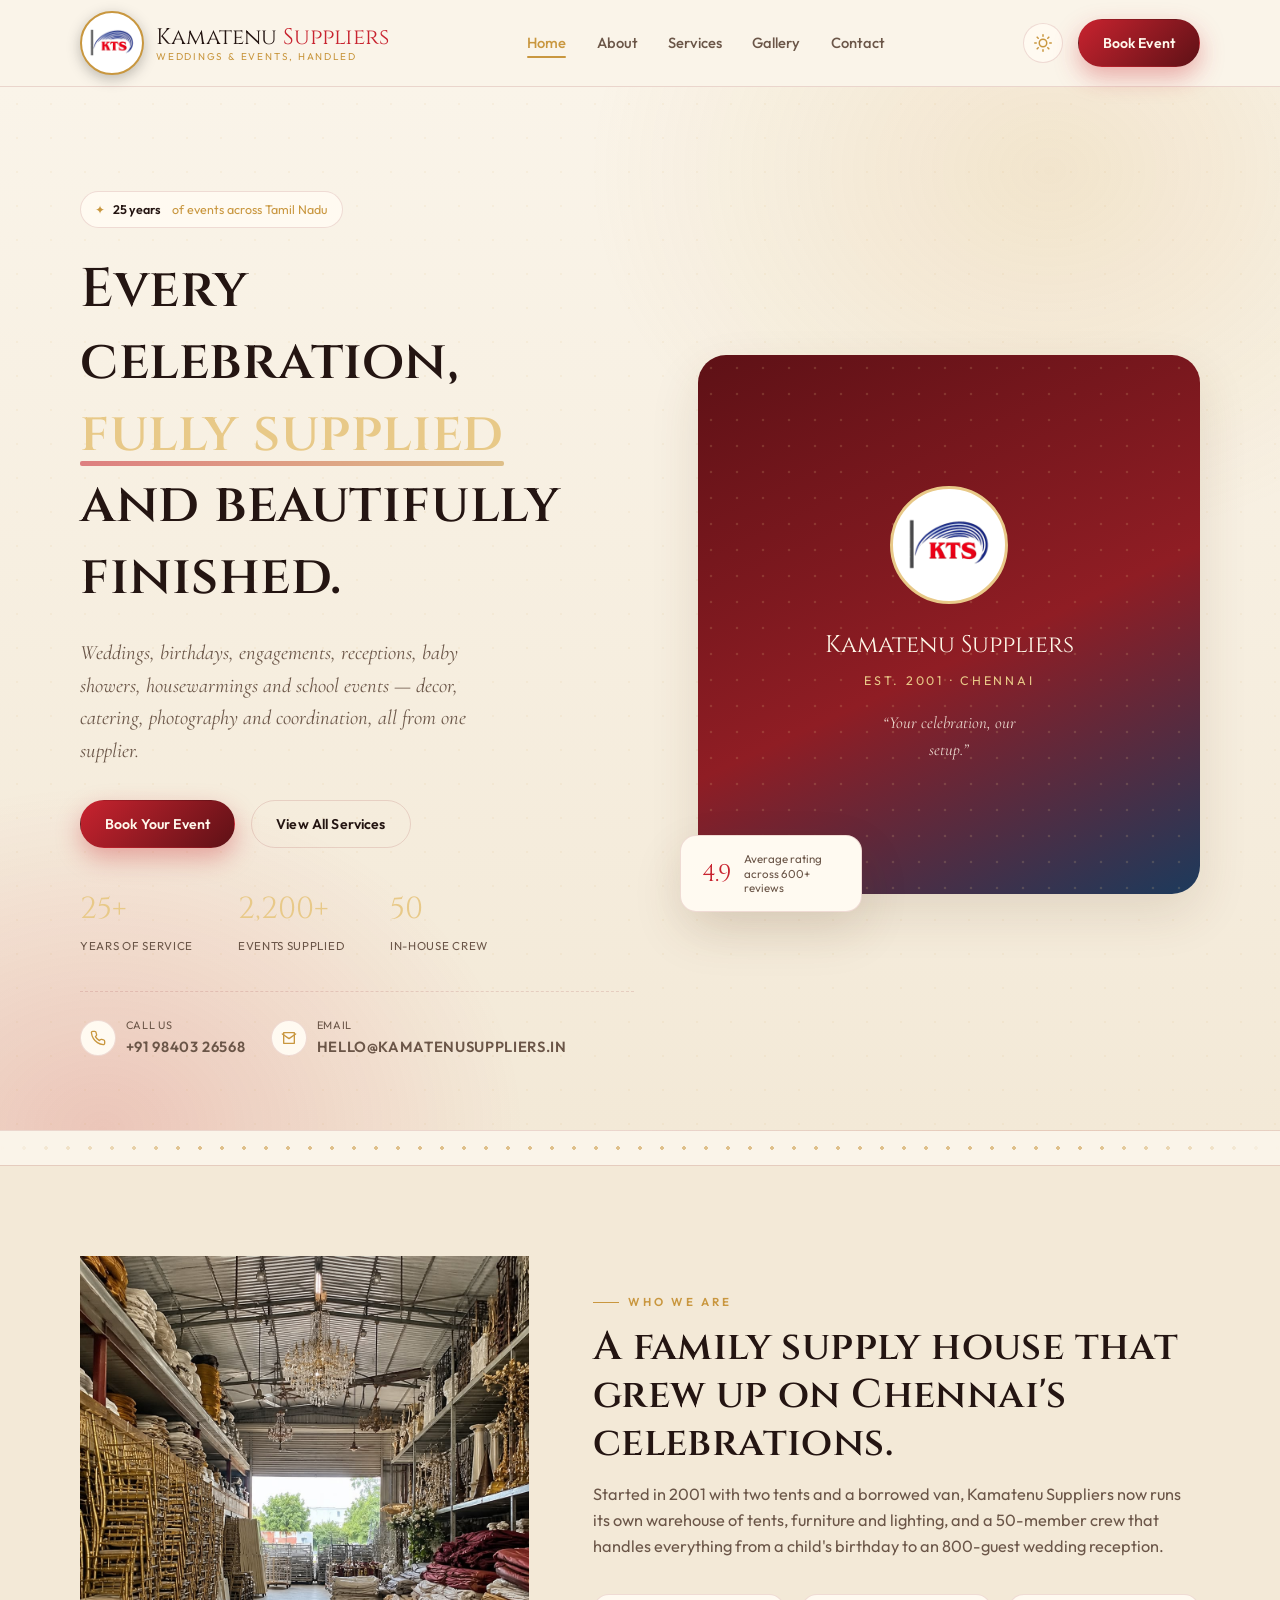
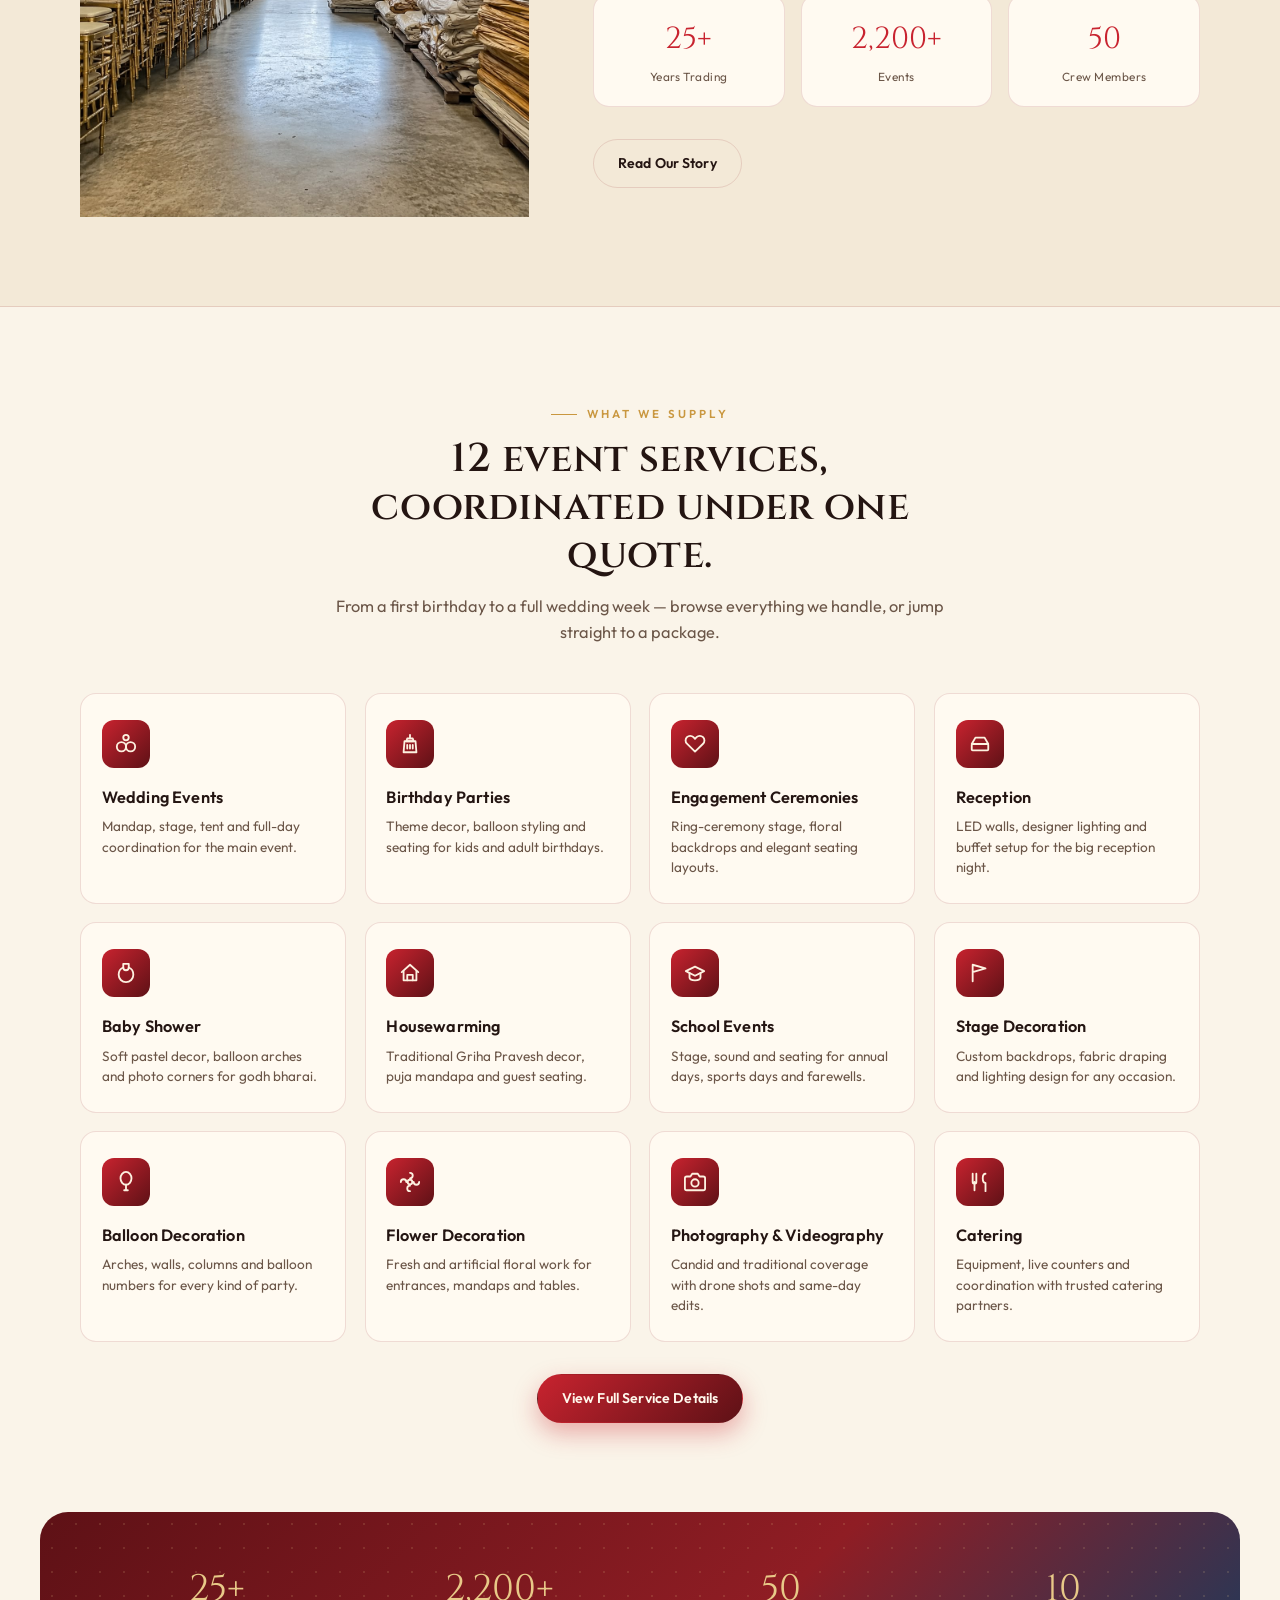
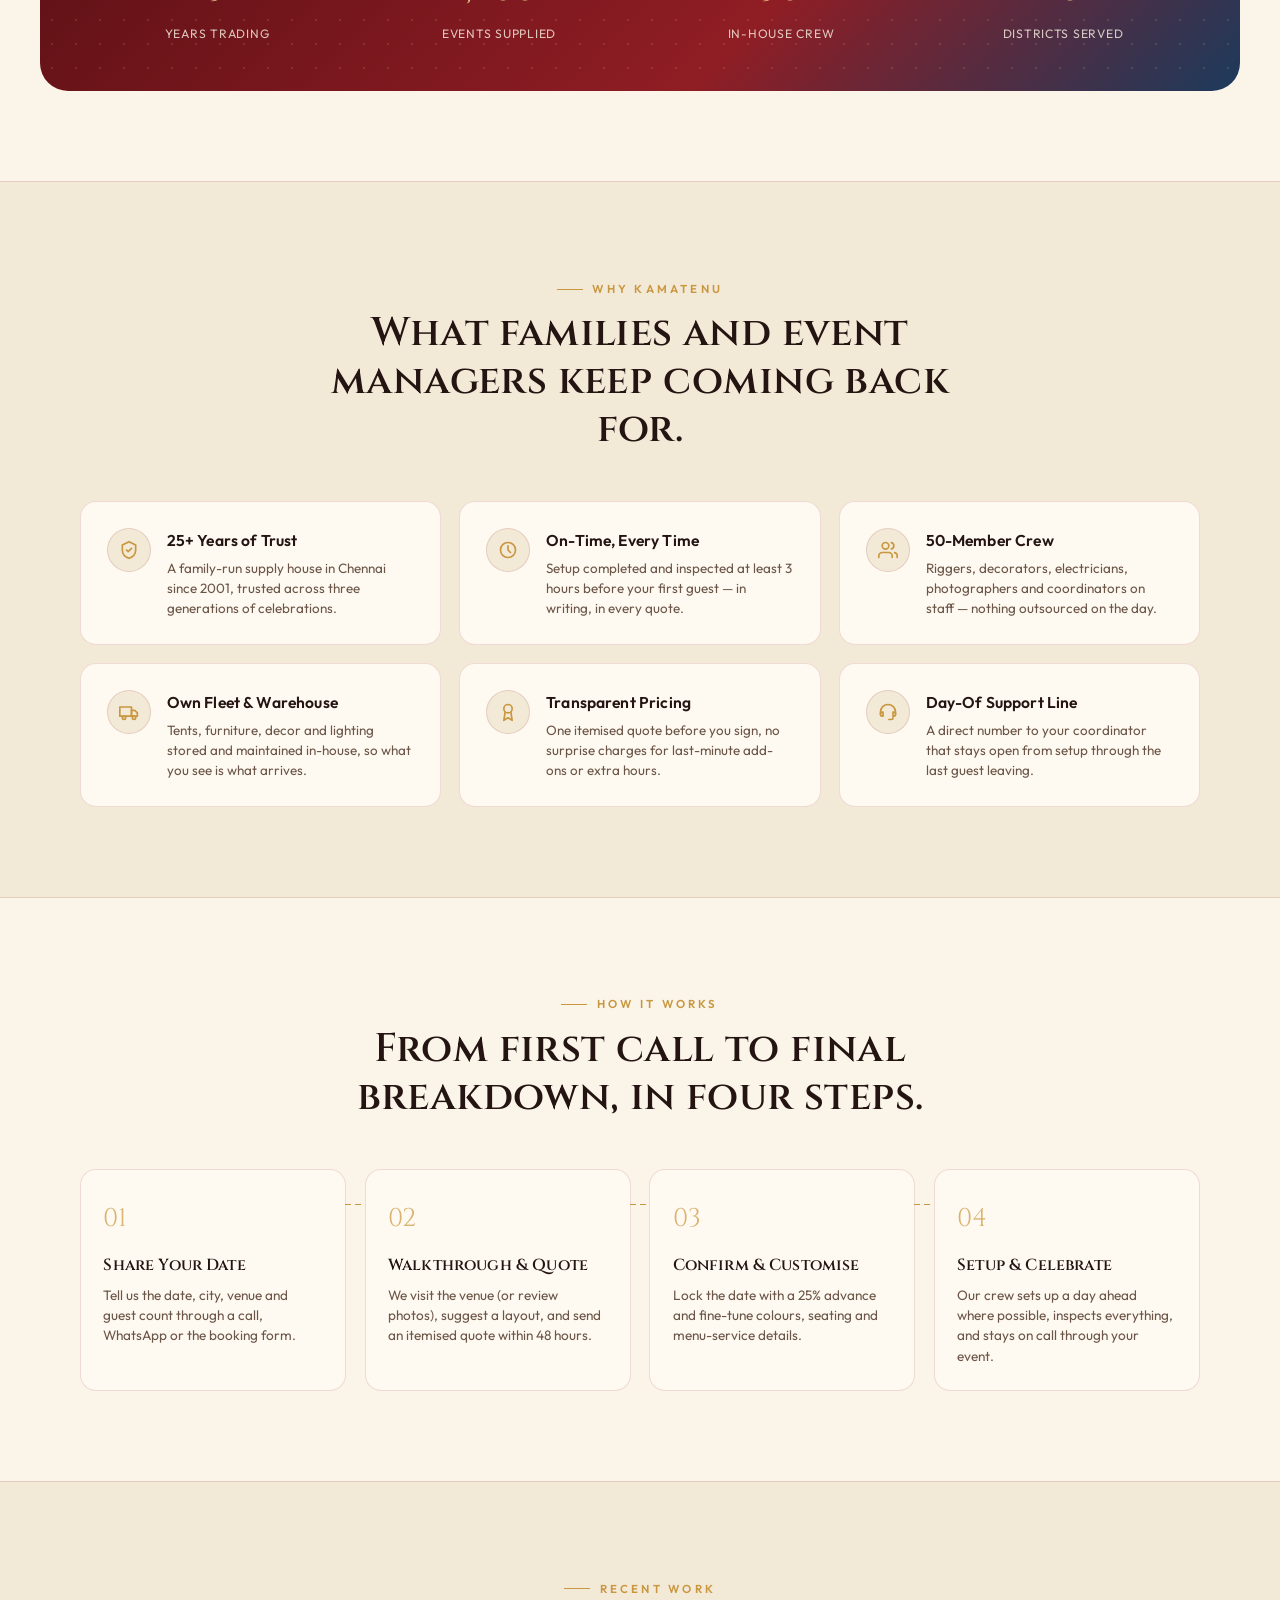
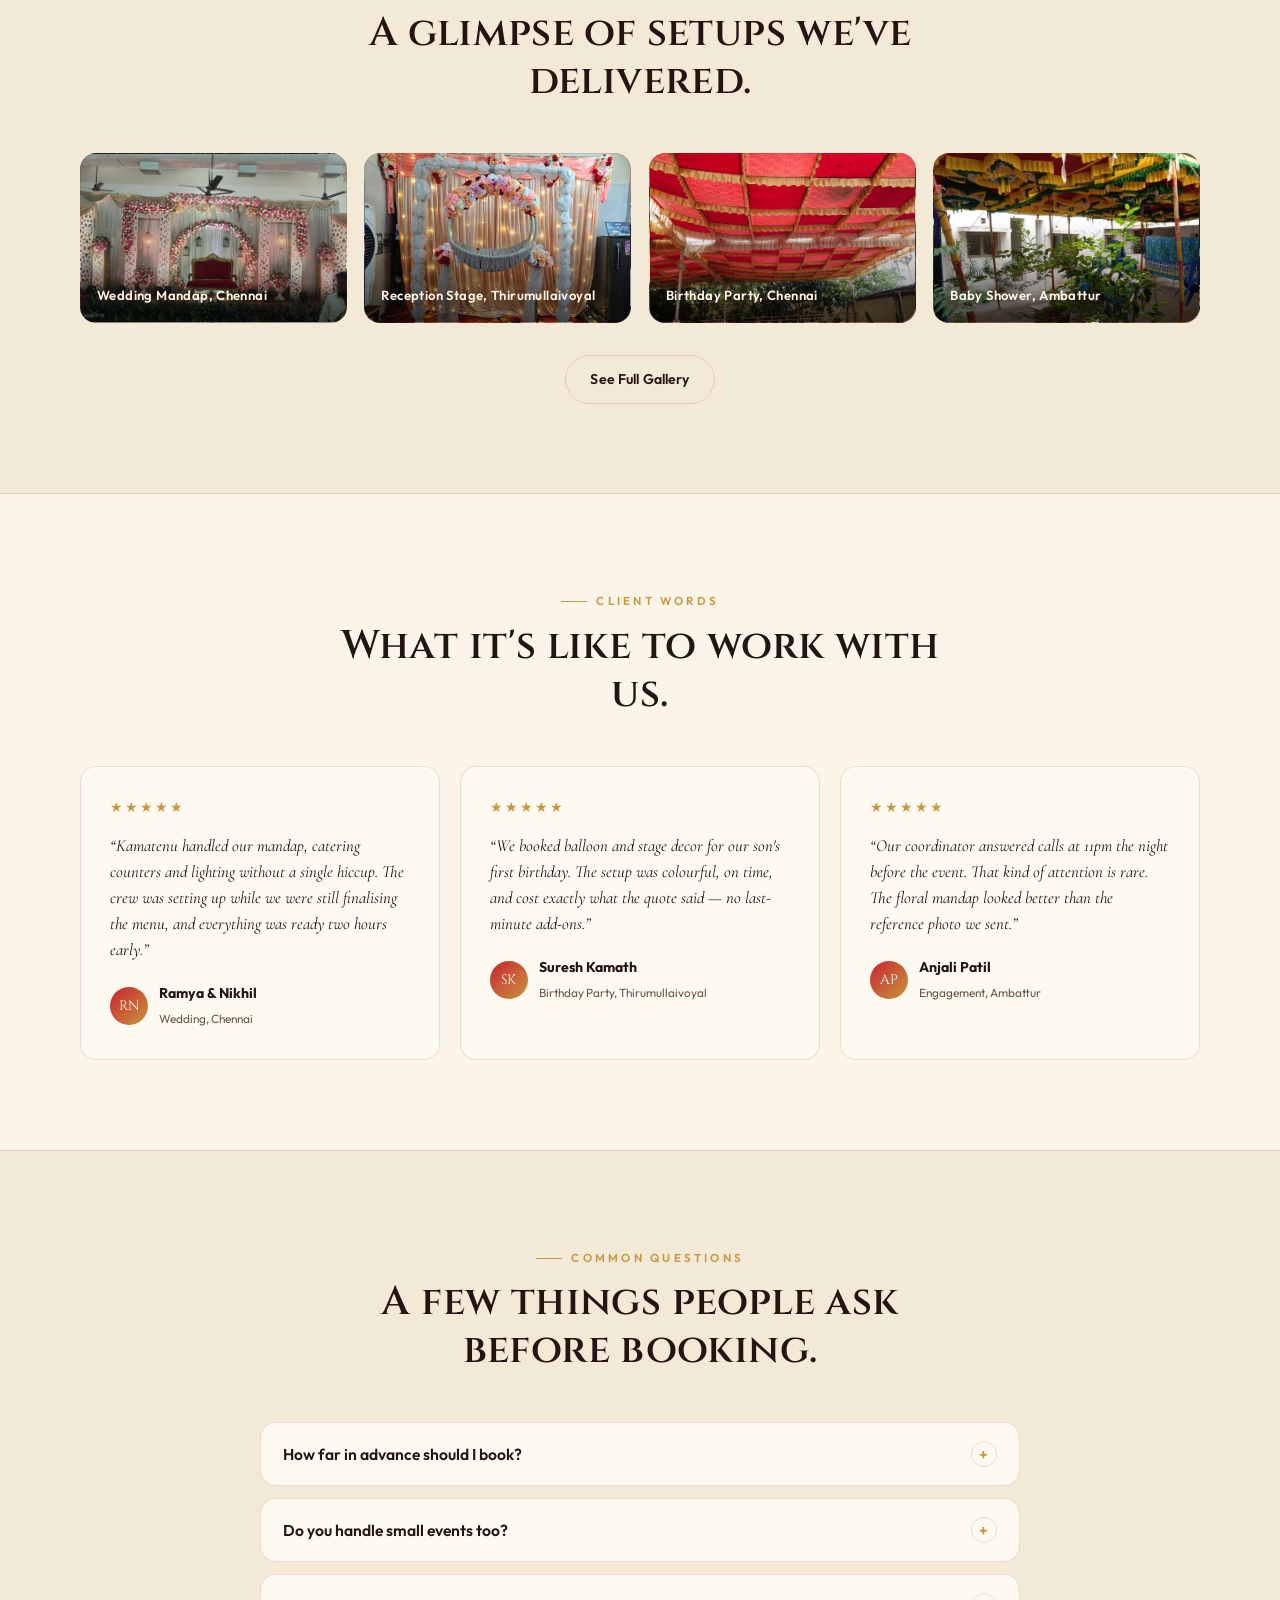
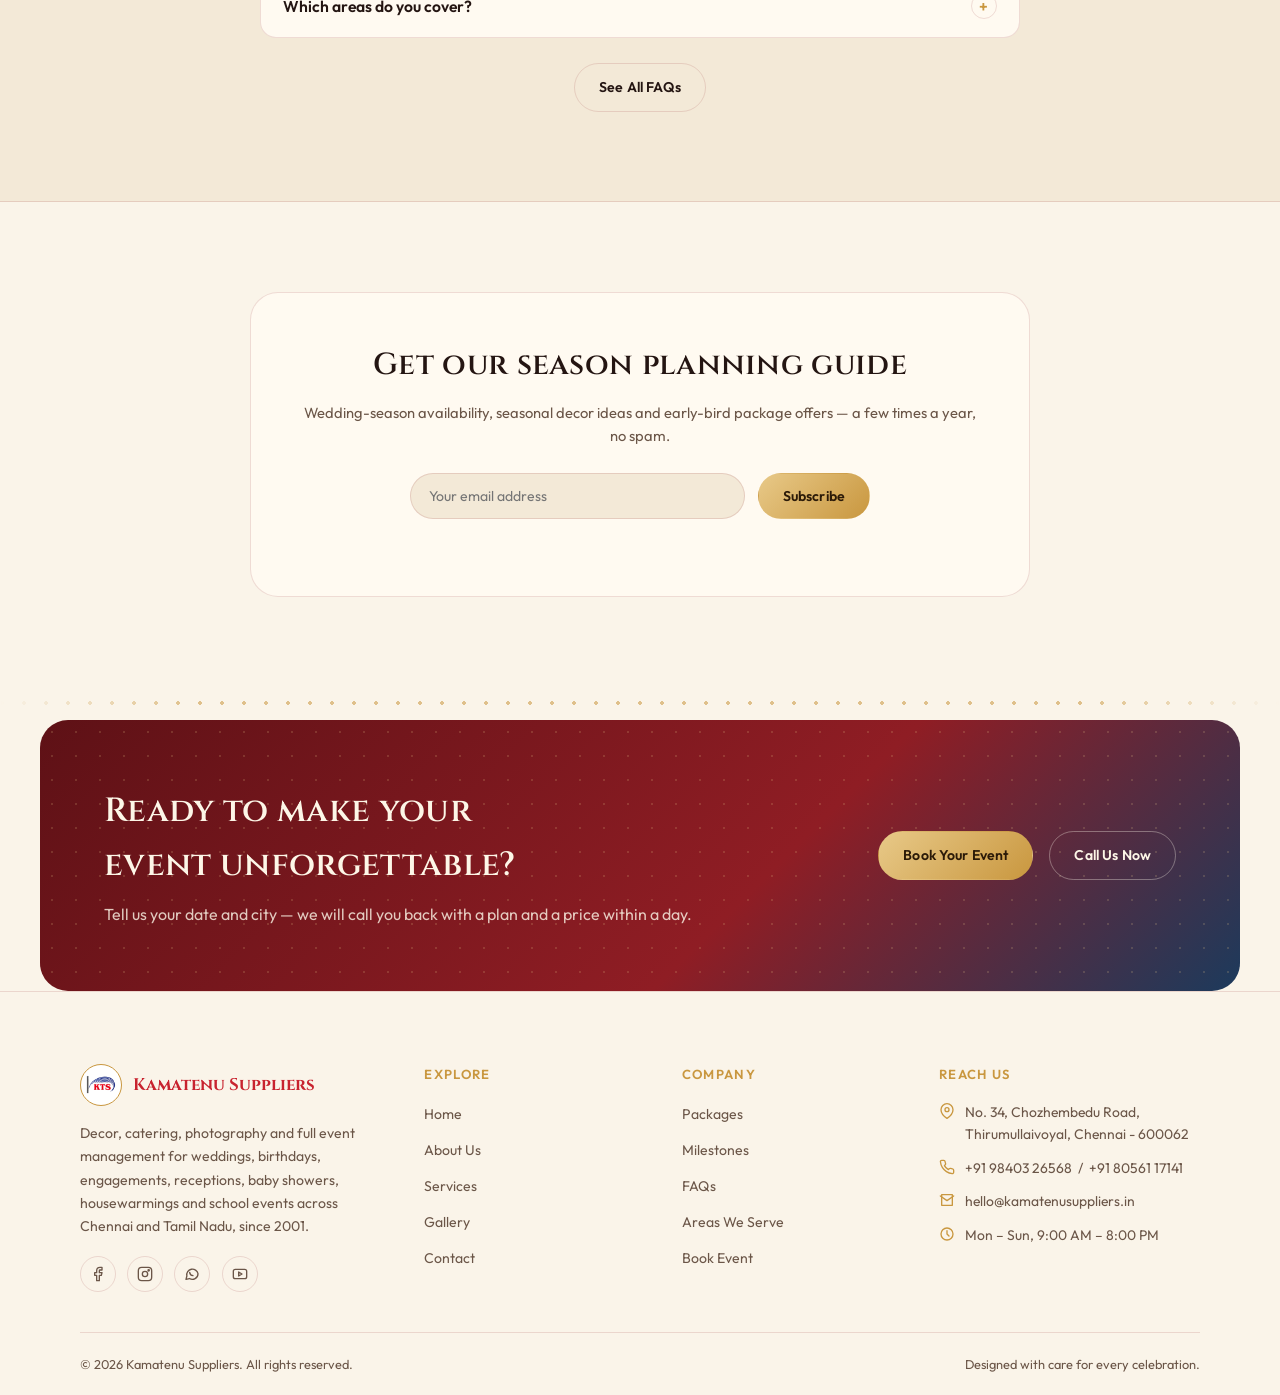
<file: index.html>
<!doctype html>
<html lang="en">
<head>
<meta charset="UTF-8">
<meta name="viewport" content="width=device-width, initial-scale=1.0">
<title>Home | Kamatenu Suppliers</title>
<meta name="description" content="Kamatenu Suppliers, est. 2001 — weddings, birthdays, engagements, receptions, baby showers, housewarmings, school events, decor, photography and catering across Chennai and Tamil Nadu.">
<link rel="icon" href="images/favicon.png">
<link rel="stylesheet" href="css/style.css">
</head>
<body>
  <header class="site-header">
    <div class="container">
      <a href="index.html" class="brand">
        <img src="images/logo.png" alt="Kamatenu Suppliers logo" class="brand-logo">
        <span class="brand-text">
          <span class="brand-name">Kamatenu <em>Suppliers</em></span>
          <span class="brand-tag">Weddings &amp; Events, Handled</span>
        </span>
      </a>

      <nav class="main-nav" id="mainNav">
        <ul>
          <li><a href="index.html" class="active">Home</a></li>
          <li><a href="about.html">About</a></li>
          <li><a href="services.html">Services</a></li>
          <li><a href="gallery.html">Gallery</a></li>
          <li><a href="contact.html">Contact</a></li>
        </ul>
      </nav>

      <div class="header-actions">
        <button class="theme-toggle" id="themeToggle" aria-label="Toggle light and dark theme">
          <svg viewBox="0 0 24 24" fill="none" stroke="currentColor" stroke-width="2" stroke-linecap="round" stroke-linejoin="round" class="icon-moon"><path d="M21 12.79A9 9 0 1 1 11.21 3 7 7 0 0 0 21 12.79z"/></svg>
          <svg viewBox="0 0 24 24" fill="none" stroke="currentColor" stroke-width="2" stroke-linecap="round" stroke-linejoin="round" class="icon-sun"><circle cx="12" cy="12" r="5"/><path d="M12 1v2M12 21v2M4.22 4.22l1.42 1.42M18.36 18.36l1.42 1.42M1 12h2M21 12h2M4.22 19.78l1.42-1.42M18.36 5.64l1.42-1.42"/></svg>
        </button>
        <a href="contact.html#book" class="btn btn-primary"><span>Book Event</span></a>
        <button class="nav-toggle" id="navToggle" aria-label="Toggle menu" aria-expanded="false">
          <span></span><span></span><span></span>
        </button>
      </div>
    </div>
  </header>


  <section class="hero" id="home">
    <div class="container">
      <div>
        <div class="hero-badge">&#10022; <b>25 years</b>&nbsp;of events across Tamil Nadu</div>
        <h1>Every celebration, <em>fully supplied</em> and beautifully finished.</h1>
        <p class="hero-sub">Weddings, birthdays, engagements, receptions, baby showers, housewarmings and school events — decor, catering, photography and coordination, all from one supplier.</p>
        <div class="hero-actions">
          <a href="contact.html#book" class="btn btn-primary">Book Your Event</a>
          <a href="services.html" class="btn btn-outline">View All Services</a>
        </div>
        <div class="hero-stats">
          <div class="hstat"><span class="hstat-num">25+</span><span class="hstat-lbl">Years of Service</span></div>
          <div class="hstat"><span class="hstat-num">2,200+</span><span class="hstat-lbl">Events Supplied</span></div>
          <div class="hstat"><span class="hstat-num">50</span><span class="hstat-lbl">In-House Crew</span></div>
        </div>
        <div class="hero-contacts">
          <div class="hero-contact"><span class="ic"><svg viewBox="0 0 24 24" fill="none" stroke="currentColor" stroke-width="2" stroke-linecap="round" stroke-linejoin="round"><path d="M22 16.92v3a2 2 0 0 1-2.18 2 19.79 19.79 0 0 1-8.63-3.07 19.5 19.5 0 0 1-6-6A19.79 19.79 0 0 1 2.11 4.18 2 2 0 0 1 4.11 2h3a2 2 0 0 1 2 1.72c.127.96.361 1.903.7 2.81a2 2 0 0 1-.45 2.11L8.09 9.91a16 16 0 0 0 6 6l1.27-1.27a2 2 0 0 1 2.11-.45c.907.339 1.85.573 2.81.7A2 2 0 0 1 22 16.92z"/></svg></span><span><span>Call Us</span><strong>+91 98403 26568</strong></span></div>
          <div class="hero-contact"><span class="ic"><svg viewBox="0 0 24 24" fill="none" stroke="currentColor" stroke-width="2" stroke-linecap="round" stroke-linejoin="round"><path d="M4 4h16v16H4z"/><path d="M22 6l-10 7L2 6"/></svg></span><span><span>Email</span><strong>hello@kamatenusuppliers.in</strong></span></div>
        </div>
      </div>

      <div class="hero-visual">
        <div class="hero-frame">
          <img src="images/logo.png" alt="Kamatenu Suppliers logo">
          <div class="fr-title">Kamatenu Suppliers</div>
          <div class="fr-est">Est. 2001 &middot; Chennai</div>
          <p class="fr-motto">&ldquo;Your celebration, our setup.&rdquo;</p>
        </div>
        <div class="hero-float">
          <span class="num">4.9</span>
          <span class="lbl">Average rating across 600+ reviews</span>
        </div>
      </div>
    </div>
  </section>

  <div class="kolam-divider"></div>

  <section class="section about" id="about-teaser">
    <div class="container">
      <div class="about-visual">
        <img src="images/about-founder.jpg" alt="Founder of Kamatenu Suppliers at a wedding setup">
      </div>
      <div>
        <span class="eyebrow">Who We Are</span>
        <div class="section-head" style="margin-bottom:0;">
          <h2>A family supply house that grew up on Chennai's celebrations.</h2>
          <p>Started in 2001 with two tents and a borrowed van, Kamatenu Suppliers now runs its own warehouse of tents, furniture and lighting, and a 50-member crew that handles everything from a child's birthday to an 800-guest wedding reception.</p>
        </div>
        <div class="about-stats">
          <div class="stat"><div class="stat-num">25+</div><div class="stat-lbl">Years Trading</div></div>
          <div class="stat"><div class="stat-num">2,200+</div><div class="stat-lbl">Events</div></div>
          <div class="stat"><div class="stat-num">50</div><div class="stat-lbl">Crew Members</div></div>
        </div>
        <div style="margin-top:2rem;"><a href="about.html" class="btn btn-outline">Read Our Story</a></div>
      </div>
    </div>
  </section>

  <section class="section" id="services-teaser">
    <div class="container">
      <div class="section-head center">
        <span class="eyebrow">What We Supply</span>
        <h2>12 event services, coordinated under one quote.</h2>
        <p>From a first birthday to a full wedding week — browse everything we handle, or jump straight to a package.</p>
      </div>
      <div class="services-grid">
        <div class="service-card">
          <div class="service-icon"><svg viewBox="0 0 24 24" fill="none" stroke="currentColor" stroke-width="2" stroke-linecap="round" stroke-linejoin="round"><path d="M12 8a3 3 0 1 0 0-6 3 3 0 0 0 0 6z"/><circle cx="7" cy="15" r="5"/><circle cx="17" cy="15" r="5"/></svg></div>
          <h3>Wedding Events</h3>
          <p>Mandap, stage, tent and full-day coordination for the main event.</p>
        </div>
        <div class="service-card">
          <div class="service-icon"><svg viewBox="0 0 24 24" fill="none" stroke="currentColor" stroke-width="2" stroke-linecap="round" stroke-linejoin="round"><path d="M12 2v4M9 6h6l1 3H8l1-3z"/><path d="M6 9h12l1 12H5L6 9z"/><path d="M9 13v4M12 13v4M15 13v4"/></svg></div>
          <h3>Birthday Parties</h3>
          <p>Theme decor, balloon styling and seating for kids and adult birthdays.</p>
        </div>
        <div class="service-card">
          <div class="service-icon"><svg viewBox="0 0 24 24" fill="none" stroke="currentColor" stroke-width="2" stroke-linecap="round" stroke-linejoin="round"><path d="M20.8 4.6a5 5 0 0 0-7.1 0L12 6.3l-1.7-1.7a5 5 0 1 0-7.1 7.1L12 20.3l8.8-8.6a5 5 0 0 0 0-7.1z"/></svg></div>
          <h3>Engagement Ceremonies</h3>
          <p>Ring-ceremony stage, floral backdrops and elegant seating layouts.</p>
        </div>
        <div class="service-card">
          <div class="service-icon"><svg viewBox="0 0 24 24" fill="none" stroke="currentColor" stroke-width="2" stroke-linecap="round" stroke-linejoin="round"><rect x="3" y="12" width="18" height="7" rx="1"/><path d="M3 12l4-7h10l4 7"/></svg></div>
          <h3>Reception</h3>
          <p>LED walls, designer lighting and buffet setup for the big reception night.</p>
        </div>
        <div class="service-card">
          <div class="service-icon"><svg viewBox="0 0 24 24" fill="none" stroke="currentColor" stroke-width="2" stroke-linecap="round" stroke-linejoin="round"><path d="M9 2h6v4a3 3 0 0 1-6 0V2z"/><path d="M9 6c-3 1-5 4-5 8a8 8 0 0 0 16 0c0-4-2-7-5-8"/></svg></div>
          <h3>Baby Shower</h3>
          <p>Soft pastel decor, balloon arches and photo corners for godh bharai.</p>
        </div>
        <div class="service-card">
          <div class="service-icon"><svg viewBox="0 0 24 24" fill="none" stroke="currentColor" stroke-width="2" stroke-linecap="round" stroke-linejoin="round"><path d="M3 11l9-8 9 8"/><path d="M5 10v10h14V10"/><path d="M9 20v-6h6v6"/></svg></div>
          <h3>Housewarming</h3>
          <p>Traditional Griha Pravesh decor, puja mandapa and guest seating.</p>
        </div>
        <div class="service-card">
          <div class="service-icon"><svg viewBox="0 0 24 24" fill="none" stroke="currentColor" stroke-width="2" stroke-linecap="round" stroke-linejoin="round"><path d="M22 10L12 5 2 10l10 5 10-5z"/><path d="M6 12v5c0 1.7 2.7 3 6 3s6-1.3 6-3v-5"/></svg></div>
          <h3>School Events</h3>
          <p>Stage, sound and seating for annual days, sports days and farewells.</p>
        </div>
        <div class="service-card">
          <div class="service-icon"><svg viewBox="0 0 24 24" fill="none" stroke="currentColor" stroke-width="2" stroke-linecap="round" stroke-linejoin="round"><path d="M4 21V3M4 3l14 4-14 4"/></svg></div>
          <h3>Stage Decoration</h3>
          <p>Custom backdrops, fabric draping and lighting design for any occasion.</p>
        </div>
        <div class="service-card">
          <div class="service-icon"><svg viewBox="0 0 24 24" fill="none" stroke="currentColor" stroke-width="2" stroke-linecap="round" stroke-linejoin="round"><ellipse cx="12" cy="8" rx="6" ry="7"/><path d="M12 15v6M10 21h4"/></svg></div>
          <h3>Balloon Decoration</h3>
          <p>Arches, walls, columns and balloon numbers for every kind of party.</p>
        </div>
        <div class="service-card">
          <div class="service-icon"><svg viewBox="0 0 24 24" fill="none" stroke="currentColor" stroke-width="2" stroke-linecap="round" stroke-linejoin="round"><circle cx="12" cy="12" r="2.5"/><path d="M12 2a3 3 0 0 1 0 6M12 22a3 3 0 0 1 0-6M2 12a3 3 0 0 1 6 0M22 12a3 3 0 0 1-6 0"/></svg></div>
          <h3>Flower Decoration</h3>
          <p>Fresh and artificial floral work for entrances, mandaps and tables.</p>
        </div>
        <div class="service-card">
          <div class="service-icon"><svg viewBox="0 0 24 24" fill="none" stroke="currentColor" stroke-width="2" stroke-linecap="round" stroke-linejoin="round"><path d="M23 19a2 2 0 0 1-2 2H3a2 2 0 0 1-2-2V8a2 2 0 0 1 2-2h4l2-3h6l2 3h4a2 2 0 0 1 2 2z"/><circle cx="12" cy="13" r="4"/></svg></div>
          <h3>Photography &amp; Videography</h3>
          <p>Candid and traditional coverage with drone shots and same-day edits.</p>
        </div>
        <div class="service-card">
          <div class="service-icon"><svg viewBox="0 0 24 24" fill="none" stroke="currentColor" stroke-width="2" stroke-linecap="round" stroke-linejoin="round"><path d="M4 3v9a2 2 0 0 0 2 2h0a2 2 0 0 0 2-2V3M6 12v9M18 3c-1.5 0-3 1.5-3 5s1.5 5 3 5v9"/></svg></div>
          <h3>Catering</h3>
          <p>Equipment, live counters and coordination with trusted catering partners.</p>
        </div>
      </div>
      <div style="text-align:center;margin-top:2rem;"><a href="services.html" class="btn btn-primary">View Full Service Details</a></div>
    </div>
  </section>

  <section class="section" style="padding-block: 0 clamp(3.5rem, 7vw, 6rem);">
    <div class="stats-strip">
      <div class="sstat"><div class="sstat-num">25+</div><div class="sstat-lbl">Years Trading</div></div>
      <div class="sstat"><div class="sstat-num">2,200+</div><div class="sstat-lbl">Events Supplied</div></div>
      <div class="sstat"><div class="sstat-num">50</div><div class="sstat-lbl">In-House Crew</div></div>
      <div class="sstat"><div class="sstat-num">10</div><div class="sstat-lbl">Districts Served</div></div>
    </div>
  </section>

  <section class="section why-us" id="why-us">
    <div class="container">
      <div class="section-head center">
        <span class="eyebrow">Why Kamatenu</span>
        <h2>What families and event managers keep coming back for.</h2>
      </div>
      <div class="why-grid">
        <div class="why-card">
          <div class="why-icon"><svg viewBox="0 0 24 24" fill="none" stroke="currentColor" stroke-width="2" stroke-linecap="round" stroke-linejoin="round"><path d="M12 2l8 4v6c0 5-3.4 8.4-8 10-4.6-1.6-8-5-8-10V6z"/><path d="M9 12l2 2 4-4"/></svg></div>
          <div>
            <h3>25+ Years of Trust</h3>
            <p>A family-run supply house in Chennai since 2001, trusted across three generations of celebrations.</p>
          </div>
        </div>
        <div class="why-card">
          <div class="why-icon"><svg viewBox="0 0 24 24" fill="none" stroke="currentColor" stroke-width="2" stroke-linecap="round" stroke-linejoin="round"><circle cx="12" cy="12" r="9"/><path d="M12 7v5l3 3"/></svg></div>
          <div>
            <h3>On-Time, Every Time</h3>
            <p>Setup completed and inspected at least 3 hours before your first guest — in writing, in every quote.</p>
          </div>
        </div>
        <div class="why-card">
          <div class="why-icon"><svg viewBox="0 0 24 24" fill="none" stroke="currentColor" stroke-width="2" stroke-linecap="round" stroke-linejoin="round"><path d="M17 21v-2a4 4 0 0 0-4-4H5a4 4 0 0 0-4 4v2"/><circle cx="9" cy="7" r="4"/><path d="M23 21v-2a4 4 0 0 0-3-3.87M16 3.13a4 4 0 0 1 0 7.75"/></svg></div>
          <div>
            <h3>50-Member Crew</h3>
            <p>Riggers, decorators, electricians, photographers and coordinators on staff — nothing outsourced on the day.</p>
          </div>
        </div>
        <div class="why-card">
          <div class="why-icon"><svg viewBox="0 0 24 24" fill="none" stroke="currentColor" stroke-width="2" stroke-linecap="round" stroke-linejoin="round"><rect x="1" y="6" width="14" height="11"/><path d="M15 10h4l3 3v4h-7z"/><circle cx="6" cy="19" r="2"/><circle cx="18" cy="19" r="2"/></svg></div>
          <div>
            <h3>Own Fleet &amp; Warehouse</h3>
            <p>Tents, furniture, decor and lighting stored and maintained in-house, so what you see is what arrives.</p>
          </div>
        </div>
        <div class="why-card">
          <div class="why-icon"><svg viewBox="0 0 24 24" fill="none" stroke="currentColor" stroke-width="2" stroke-linecap="round" stroke-linejoin="round"><circle cx="12" cy="8" r="5"/><path d="M8.5 12.5L7 22l5-3 5 3-1.5-9.5"/></svg></div>
          <div>
            <h3>Transparent Pricing</h3>
            <p>One itemised quote before you sign, no surprise charges for last-minute add-ons or extra hours.</p>
          </div>
        </div>
        <div class="why-card">
          <div class="why-icon"><svg viewBox="0 0 24 24" fill="none" stroke="currentColor" stroke-width="2" stroke-linecap="round" stroke-linejoin="round"><path d="M3 14v-2a9 9 0 0 1 18 0v2"/><path d="M21 15a2 2 0 0 1-2 2h-1v-5h1a2 2 0 0 1 2 2z"/><path d="M3 15a2 2 0 0 0 2 2h1v-5H5a2 2 0 0 0-2 2z"/><path d="M18 19a2 2 0 0 1-2 2h-3"/></svg></div>
          <div>
            <h3>Day-Of Support Line</h3>
            <p>A direct number to your coordinator that stays open from setup through the last guest leaving.</p>
          </div>
        </div>
      </div>
    </div>
  </section>

  <section class="section" id="process">
    <div class="container">
      <div class="section-head center">
        <span class="eyebrow">How It Works</span>
        <h2>From first call to final breakdown, in four steps.</h2>
      </div>
      <div class="process-list">
        <div class="process-step">
          <h3>Share Your Date</h3>
          <p>Tell us the date, city, venue and guest count through a call, WhatsApp or the booking form.</p>
        </div>
        <div class="process-step">
          <h3>Walkthrough &amp; Quote</h3>
          <p>We visit the venue (or review photos), suggest a layout, and send an itemised quote within 48 hours.</p>
        </div>
        <div class="process-step">
          <h3>Confirm &amp; Customise</h3>
          <p>Lock the date with a 25% advance and fine-tune colours, seating and menu-service details.</p>
        </div>
        <div class="process-step">
          <h3>Setup &amp; Celebrate</h3>
          <p>Our crew sets up a day ahead where possible, inspects everything, and stays on call through your event.</p>
        </div>
      </div>
    </div>
  </section>

  <section class="section gallery" id="gallery-teaser">
    <div class="container">
      <div class="section-head center">
        <span class="eyebrow">Recent Work</span>
        <h2>A glimpse of setups we've delivered.</h2>
      </div>
      <div class="gallery-grid" style="grid-template-columns:repeat(4,1fr); grid-auto-rows:170px;">
        <div class="gallery-item g1" style="background-image:url('images/gallery-1.jpg');background-size:cover;background-position:center;"><span>Wedding Mandap, Chennai</span></div>
        <div class="gallery-item g2" style="background-image:url('images/gallery-2.jpg');background-size:cover;background-position:center;"><span>Reception Stage, Thirumullaivoyal</span></div>
        <div class="gallery-item g4" style="background-image:url('images/gallery-4.jpg');background-size:cover;background-position:center;"><span>Birthday Party, Chennai</span></div>
        <div class="gallery-item g5" style="background-image:url('images/gallery-5.jpg');background-size:cover;background-position:center;"><span>Baby Shower, Ambattur</span></div>
      </div>
      <div class="gallery-cta"><a href="gallery.html" class="btn btn-outline">See Full Gallery</a></div>
    </div>
  </section>

  <section class="section" id="testimonials">
    <div class="container">
      <div class="section-head center">
        <span class="eyebrow">Client Words</span>
        <h2>What it's like to work with us.</h2>
      </div>
      <div class="testimonial-grid">
        <div class="testimonial-card">
          <div class="stars">&#9733;&#9733;&#9733;&#9733;&#9733;</div>
          <p>&ldquo;Kamatenu handled our mandap, catering counters and lighting without a single hiccup. The crew was setting up while we were still finalising the menu, and everything was ready two hours early.&rdquo;</p>
          <div class="testimonial-who">
            <div class="testimonial-avatar">RN</div>
            <div>
              <strong>Ramya &amp; Nikhil</strong>
              <span>Wedding, Chennai</span>
            </div>
          </div>
        </div>
        <div class="testimonial-card">
          <div class="stars">&#9733;&#9733;&#9733;&#9733;&#9733;</div>
          <p>&ldquo;We booked balloon and stage decor for our son's first birthday. The setup was colourful, on time, and cost exactly what the quote said — no last-minute add-ons.&rdquo;</p>
          <div class="testimonial-who">
            <div class="testimonial-avatar">SK</div>
            <div>
              <strong>Suresh Kamath</strong>
              <span>Birthday Party, Thirumullaivoyal</span>
            </div>
          </div>
        </div>
        <div class="testimonial-card">
          <div class="stars">&#9733;&#9733;&#9733;&#9733;&#9733;</div>
          <p>&ldquo;Our coordinator answered calls at 11pm the night before the event. That kind of attention is rare. The floral mandap looked better than the reference photo we sent.&rdquo;</p>
          <div class="testimonial-who">
            <div class="testimonial-avatar">AP</div>
            <div>
              <strong>Anjali Patil</strong>
              <span>Engagement, Ambattur</span>
            </div>
          </div>
        </div>
      </div>
    </div>
  </section>

  <section class="section more-section" id="faq-teaser">
    <div class="container">
      <div class="section-head center">
        <span class="eyebrow">Common Questions</span>
        <h2>A few things people ask before booking.</h2>
      </div>
      <div class="faq-list">
        <div class="faq-item">
          <button class="faq-question">
            <span>How far in advance should I book?</span>
            <span class="plus">+</span>
          </button>
          <div class="faq-answer"><p>For weekend weddings in season (Nov–Feb), we recommend booking 3–4 months ahead. Birthdays, baby showers and housewarmings can usually be booked 2–3 weeks out, subject to availability.</p></div>
        </div>
        <div class="faq-item">
          <button class="faq-question">
            <span>Do you handle small events too?</span>
            <span class="plus">+</span>
          </button>
          <div class="faq-answer"><p>Yes — from a 20-guest baby shower to an 800-guest wedding reception, the same standards and coordinator support apply regardless of size.</p></div>
        </div>
        <div class="faq-item">
          <button class="faq-question">
            <span>Which areas do you cover?</span>
            <span class="plus">+</span>
          </button>
          <div class="faq-answer"><p>We are based in Thirumullaivoyal and regularly serve Ambattur, Avadi, Poonamallee, Red Hills and surrounding areas across Chennai and Tamil Nadu.</p></div>
        </div>
      </div>
      <div style="text-align:center;margin-top:1.6rem;"><a href="contact.html#faq" class="btn btn-outline">See All FAQs</a></div>
    </div>
  </section>

  <section class="section newsletter">
    <div class="container">
      <div class="newsletter-box">
        <h2>Get our season planning guide</h2>
        <p>Wedding-season availability, seasonal decor ideas and early-bird package offers — a few times a year, no spam.</p>
        <form class="newsletter-form" id="newsletterForm">
          <input type="email" placeholder="Your email address" required aria-label="Email address">
          <button type="submit" class="btn btn-gold">Subscribe</button>
        </form>
        <p class="newsletter-note" id="newsletterNote"></p>
      </div>
    </div>
  </section>

  <div class="kolam-divider"></div>

  <section class="section cta-band">
    <div>
      <h2>Ready to make your event unforgettable?</h2>
      <p>Tell us your date and city — we will call you back with a plan and a price within a day.</p>
    </div>
    <div class="cta-actions">
      <a href="contact.html#book" class="btn btn-gold">Book Your Event</a>
      <a href="tel:+919840326568" class="btn btn-outline" style="border-color:rgba(253,246,231,.35);color:#fdf6e7;">Call Us Now</a>
    </div>
  </section>

  <footer class="site-footer">
    <div class="container">
      <div class="footer-grid">
        <div class="footer-col">
          <div class="footer-brand">
            <img src="images/logo.png" alt="Kamatenu Suppliers logo">
            <strong>Kamatenu Suppliers</strong>
          </div>
          <p>Decor, catering, photography and full event management for weddings, birthdays, engagements, receptions, baby showers, housewarmings and school events across Chennai and Tamil Nadu, since 2001.</p>
          <div class="footer-socials">
            <a href="#" aria-label="Facebook"><svg viewBox="0 0 24 24" fill="none" stroke="currentColor" stroke-width="2" stroke-linecap="round" stroke-linejoin="round"><path d="M18 2h-3a5 5 0 0 0-5 5v3H7v4h3v8h4v-8h3l1-4h-4V7a1 1 0 0 1 1-1h3z"/></svg></a>
            <a href="#" aria-label="Instagram"><svg viewBox="0 0 24 24" fill="none" stroke="currentColor" stroke-width="2" stroke-linecap="round" stroke-linejoin="round"><rect x="2" y="2" width="20" height="20" rx="5"/><circle cx="12" cy="12" r="4"/><circle cx="17.5" cy="6.5" r="1"/></svg></a>
            <a href="#" aria-label="WhatsApp"><svg viewBox="0 0 24 24" fill="none" stroke="currentColor" stroke-width="2" stroke-linecap="round" stroke-linejoin="round"><path d="M21 11.5a8.5 8.5 0 0 1-12.9 7.3L3 20l1.3-5A8.5 8.5 0 1 1 21 11.5z"/><path d="M8.5 9.5c.3 3 2 4.7 5 5"/></svg></a>
            <a href="#" aria-label="YouTube"><svg viewBox="0 0 24 24" fill="none" stroke="currentColor" stroke-width="2" stroke-linecap="round" stroke-linejoin="round"><rect x="2" y="5" width="20" height="14" rx="3"/><path d="M10 9l5 3-5 3z"/></svg></a>
          </div>
        </div>

        <div class="footer-col">
          <h4>Explore</h4>
          <ul>
            <li><a href="index.html">Home</a></li>
            <li><a href="about.html">About Us</a></li>
            <li><a href="services.html">Services</a></li>
            <li><a href="gallery.html">Gallery</a></li>
            <li><a href="contact.html">Contact</a></li>
          </ul>
        </div>

        <div class="footer-col">
          <h4>Company</h4>
          <ul>
            <li><a href="services.html#packages">Packages</a></li>
            <li><a href="about.html#milestones">Milestones</a></li>
            <li><a href="contact.html#faq">FAQs</a></li>
            <li><a href="contact.html#areas">Areas We Serve</a></li>
            <li><a href="contact.html#book">Book Event</a></li>
          </ul>
        </div>

        <div class="footer-col">
          <h4>Reach Us</h4>
          <div class="footer-contact-item"><svg viewBox="0 0 24 24" fill="none" stroke="currentColor" stroke-width="2" stroke-linecap="round" stroke-linejoin="round"><path d="M21 10c0 7-9 13-9 13s-9-6-9-13a9 9 0 0 1 18 0z"/><circle cx="12" cy="10" r="3"/></svg><span>No. 34, Chozhembedu Road, Thirumullaivoyal, Chennai - 600062</span></div>
          <div class="footer-contact-item" style="margin-top:.7rem;"><svg viewBox="0 0 24 24" fill="none" stroke="currentColor" stroke-width="2" stroke-linecap="round" stroke-linejoin="round"><path d="M22 16.92v3a2 2 0 0 1-2.18 2 19.79 19.79 0 0 1-8.63-3.07 19.5 19.5 0 0 1-6-6A19.79 19.79 0 0 1 2.11 4.18 2 2 0 0 1 4.11 2h3a2 2 0 0 1 2 1.72c.127.96.361 1.903.7 2.81a2 2 0 0 1-.45 2.11L8.09 9.91a16 16 0 0 0 6 6l1.27-1.27a2 2 0 0 1 2.11-.45c.907.339 1.85.573 2.81.7A2 2 0 0 1 22 16.92z"/></svg><span>+91 98403 26568 &nbsp;/&nbsp; +91 80561 17141</span></div>
          <div class="footer-contact-item" style="margin-top:.7rem;"><svg viewBox="0 0 24 24" fill="none" stroke="currentColor" stroke-width="2" stroke-linecap="round" stroke-linejoin="round"><path d="M4 4h16v16H4z"/><path d="M22 6l-10 7L2 6"/></svg><span>hello@kamatenusuppliers.in</span></div>
          <div class="footer-contact-item" style="margin-top:.7rem;"><svg viewBox="0 0 24 24" fill="none" stroke="currentColor" stroke-width="2" stroke-linecap="round" stroke-linejoin="round"><circle cx="12" cy="12" r="9"/><path d="M12 7v5l3 3"/></svg><span>Mon – Sun, 9:00 AM – 8:00 PM</span></div>
        </div>
      </div>

      <div class="footer-bottom">
        <span>&copy; <span id="year"></span> Kamatenu Suppliers. All rights reserved.</span>
        <span>Designed with care for every celebration.</span>
      </div>
    </div>
  </footer>

  <button class="back-to-top" id="backToTop" aria-label="Back to top"><svg viewBox="0 0 24 24" fill="none" stroke="currentColor" stroke-width="2" stroke-linecap="round" stroke-linejoin="round"><path d="M12 19V5M5 12l7-7 7 7"/></svg></button>

  <script src="js/script.js"></script>
</body>
</html>
</file>
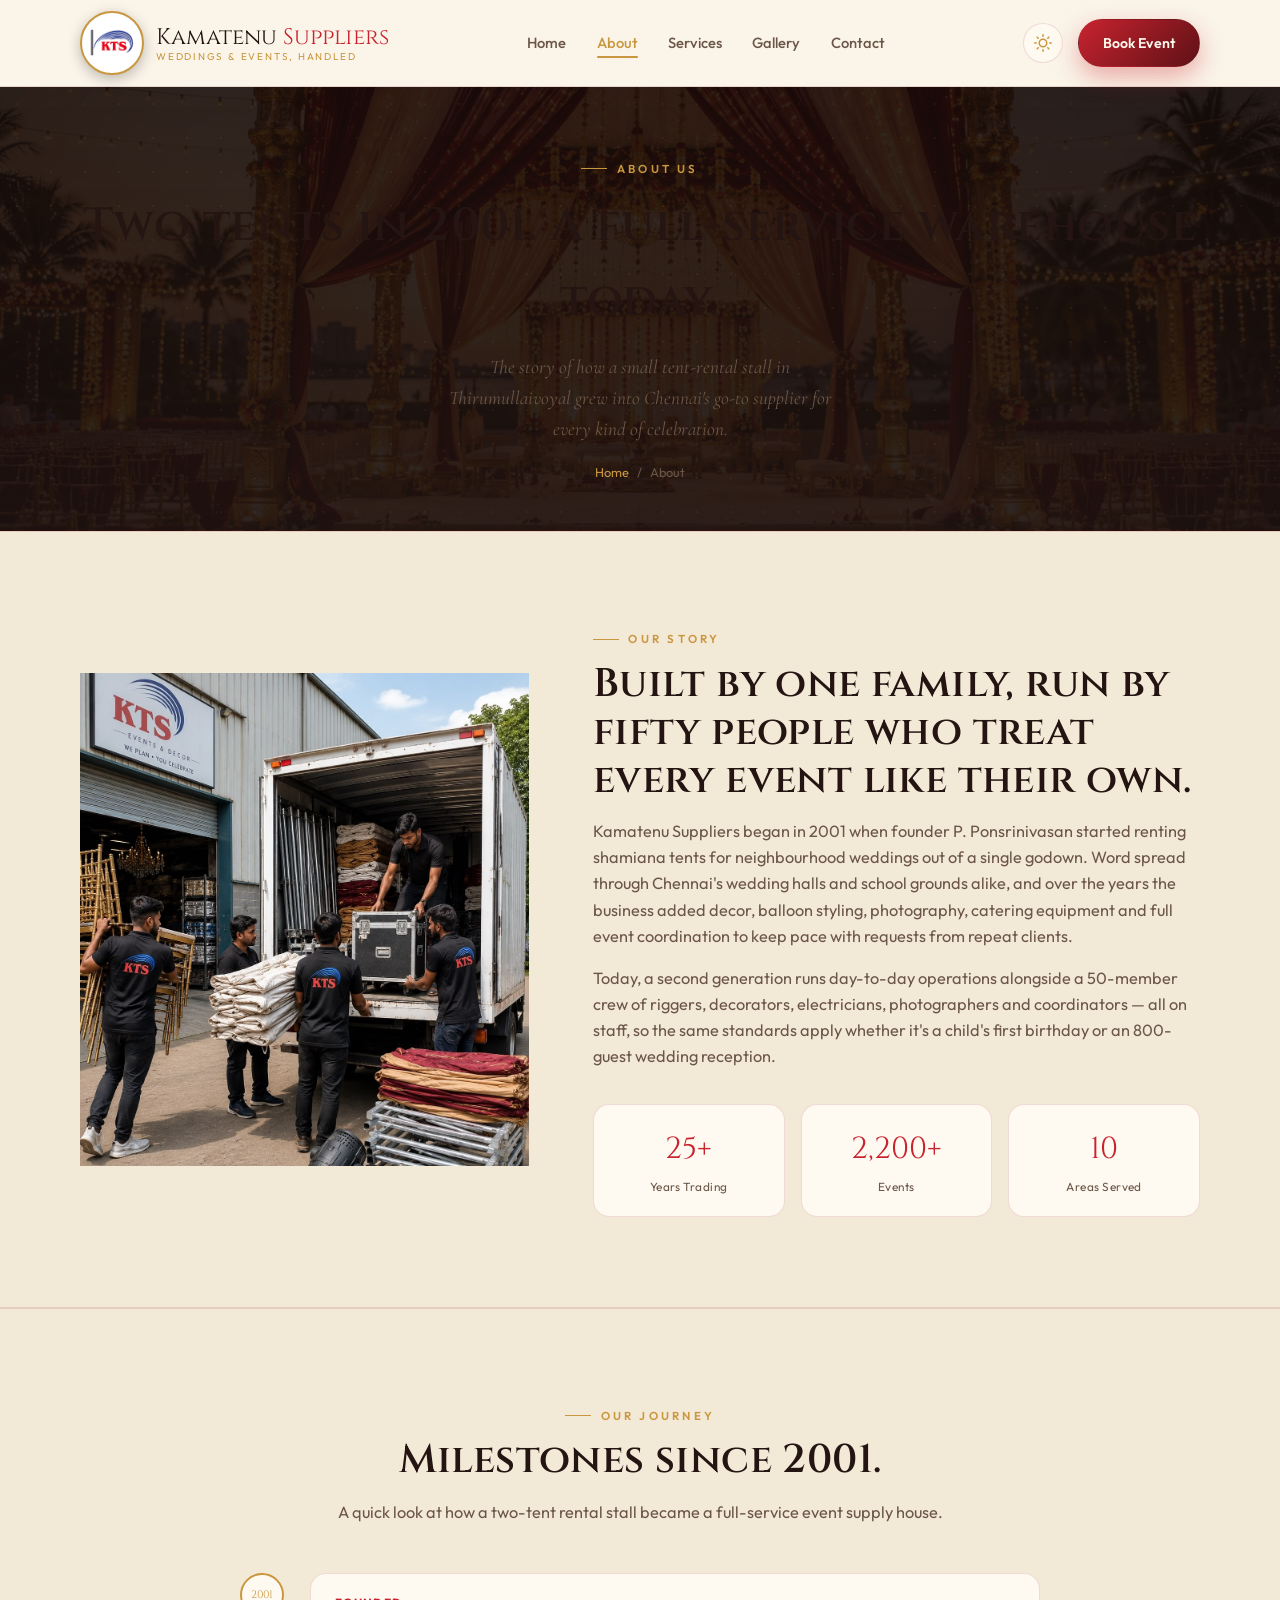
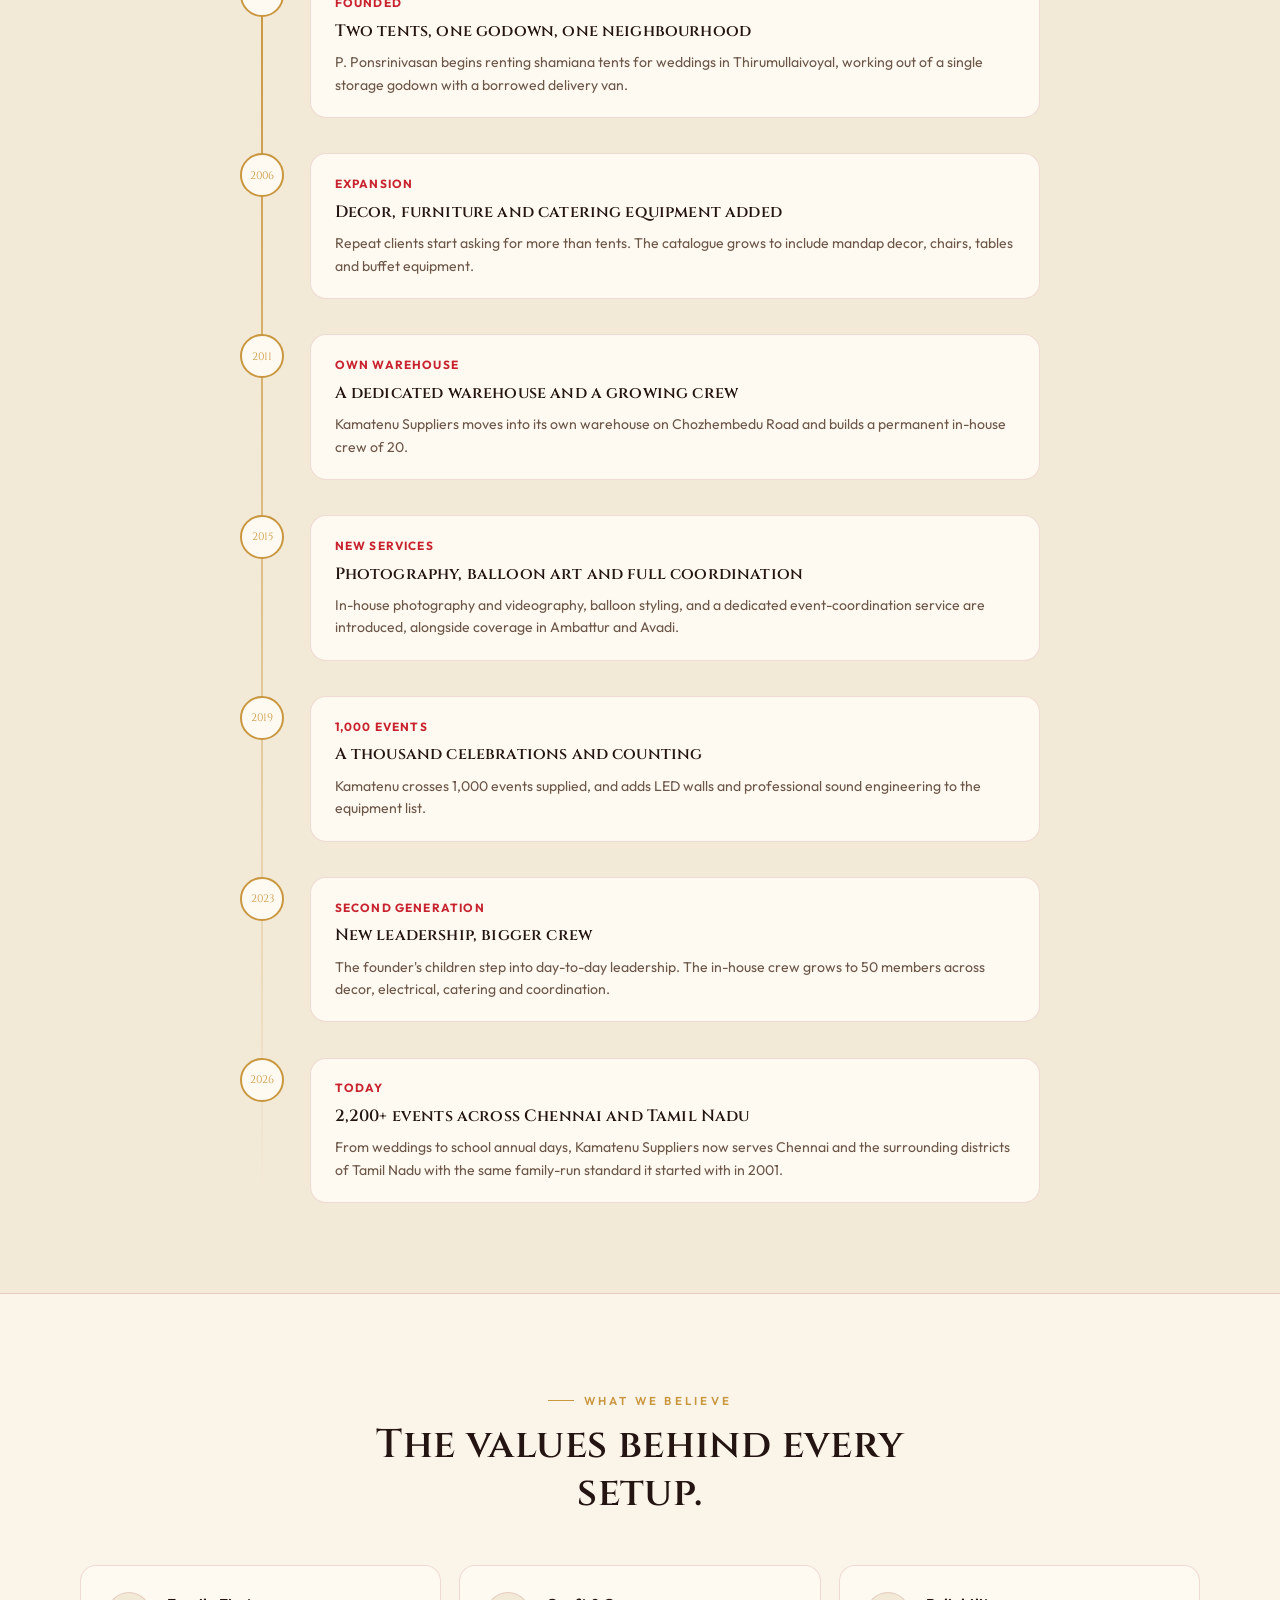
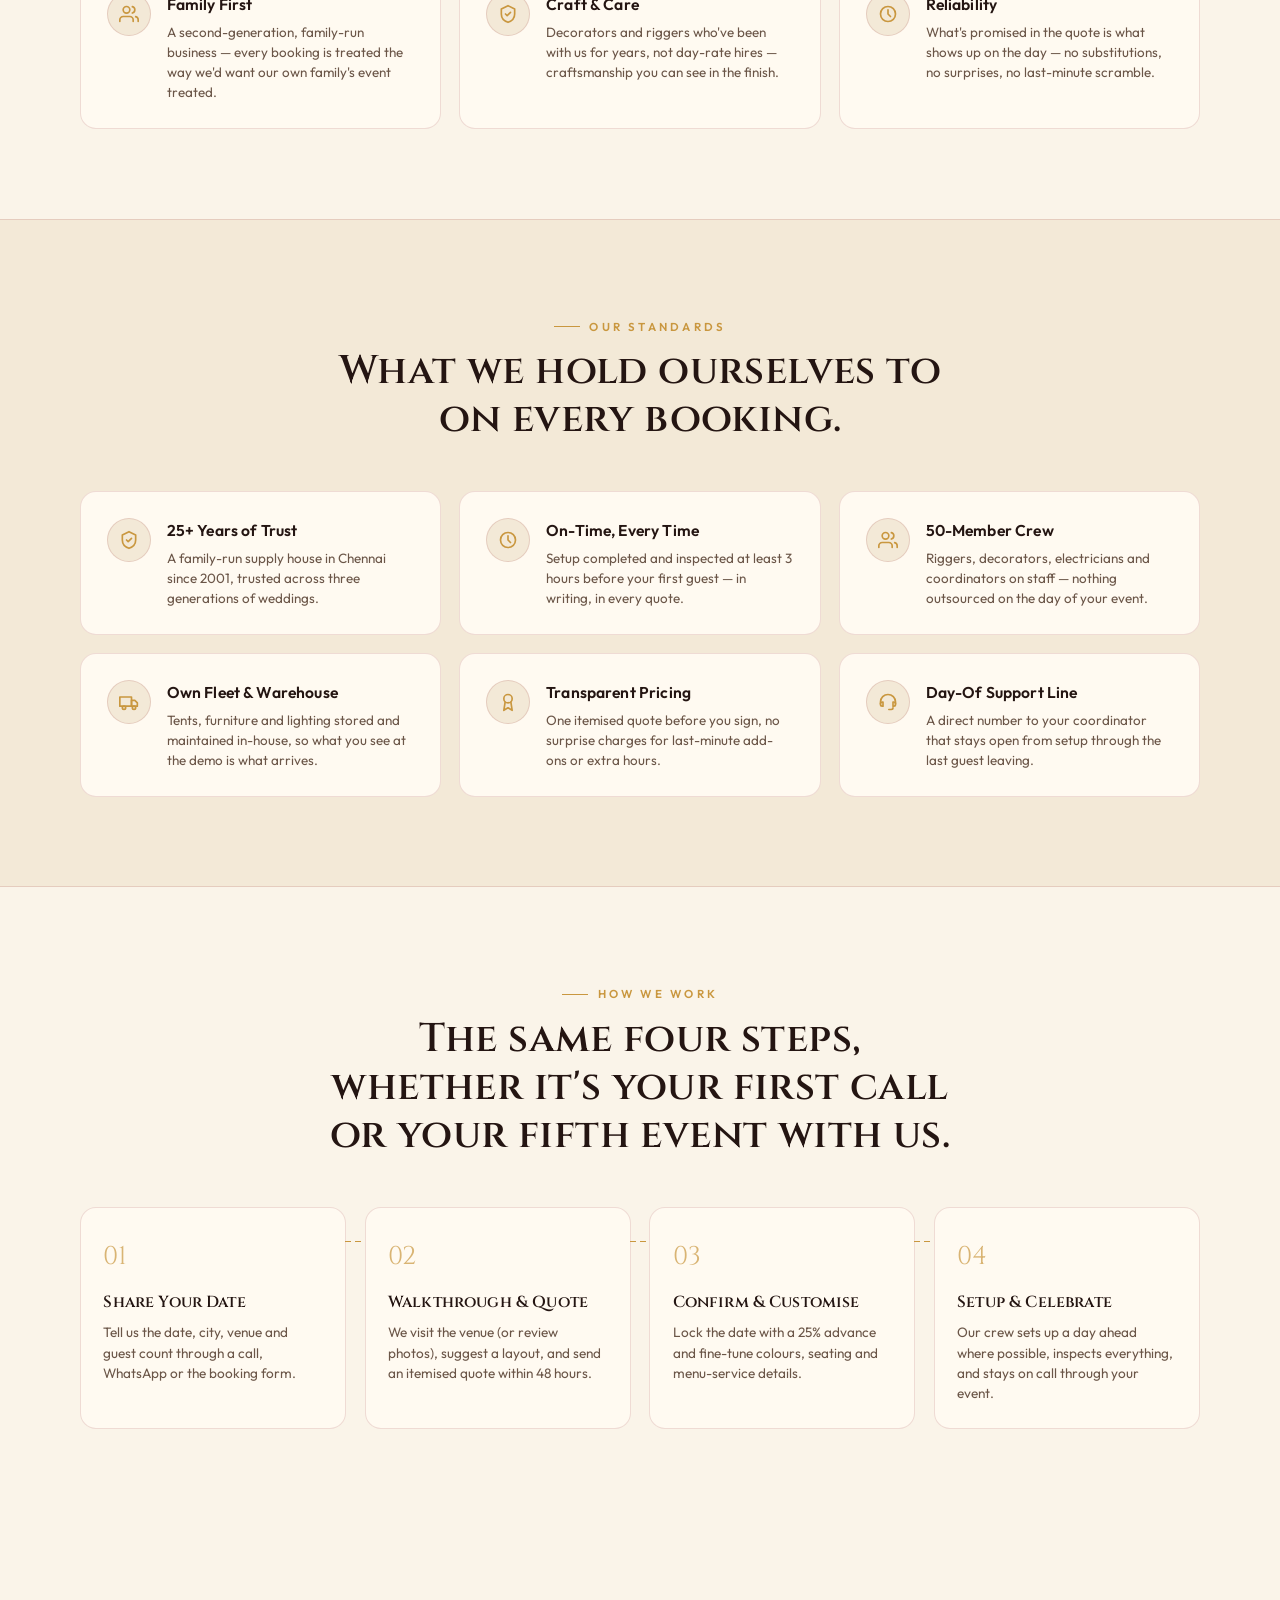
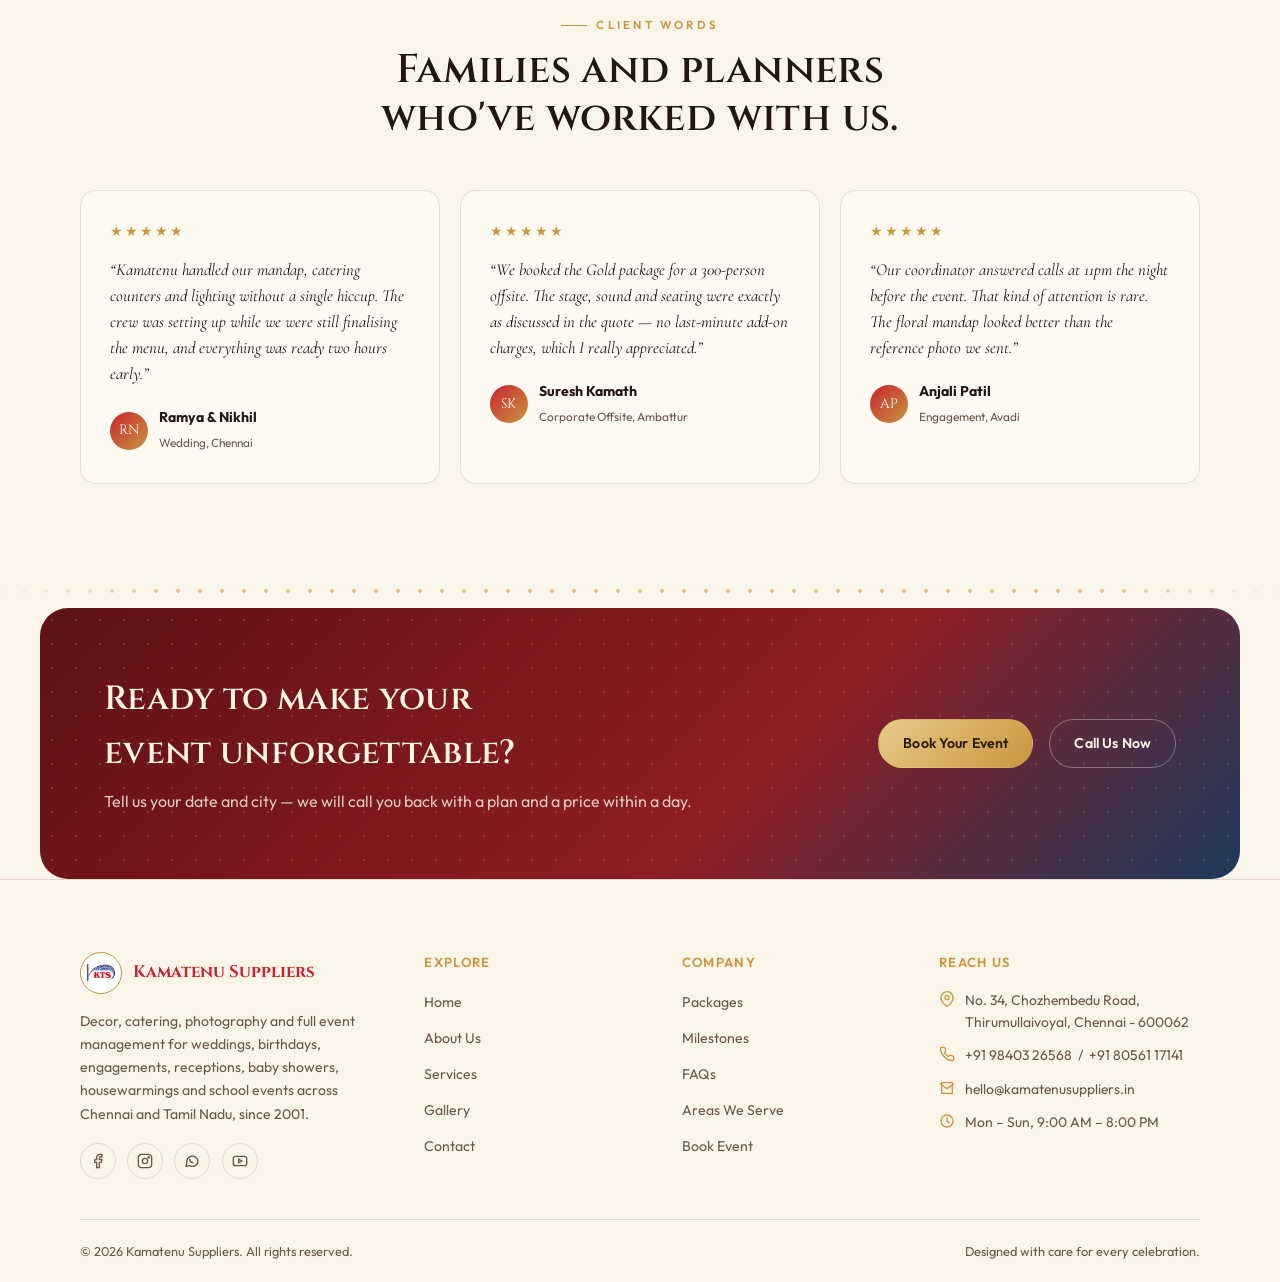
<file: about.html>
<!doctype html>
<html lang="en">
<head>
<meta charset="UTF-8">
<meta name="viewport" content="width=device-width, initial-scale=1.0">
<title>About Us | Kamatenu Suppliers</title>
<meta name="description" content="The story of Kamatenu Suppliers — a family-run event supply house in Chennai serving weddings, birthdays and every celebration in between since 2001.">
<link rel="icon" href="images/favicon.png">
<link rel="stylesheet" href="css/style.css">
</head>
<body>
  <header class="site-header">
    <div class="container">
      <a href="index.html" class="brand">
        <img src="images/logo.png" alt="Kamatenu Suppliers logo" class="brand-logo">
        <span class="brand-text">
          <span class="brand-name">Kamatenu <em>Suppliers</em></span>
          <span class="brand-tag">Weddings &amp; Events, Handled</span>
        </span>
      </a>

      <nav class="main-nav" id="mainNav">
        <ul>
          <li><a href="index.html">Home</a></li>
          <li><a href="about.html" class="active">About</a></li>
          <li><a href="services.html">Services</a></li>
          <li><a href="gallery.html">Gallery</a></li>
          <li><a href="contact.html">Contact</a></li>
        </ul>
      </nav>

      <div class="header-actions">
        <button class="theme-toggle" id="themeToggle" aria-label="Toggle light and dark theme">
          <svg viewBox="0 0 24 24" fill="none" stroke="currentColor" stroke-width="2" stroke-linecap="round" stroke-linejoin="round" class="icon-moon"><path d="M21 12.79A9 9 0 1 1 11.21 3 7 7 0 0 0 21 12.79z"/></svg>
          <svg viewBox="0 0 24 24" fill="none" stroke="currentColor" stroke-width="2" stroke-linecap="round" stroke-linejoin="round" class="icon-sun"><circle cx="12" cy="12" r="5"/><path d="M12 1v2M12 21v2M4.22 4.22l1.42 1.42M18.36 18.36l1.42 1.42M1 12h2M21 12h2M4.22 19.78l1.42-1.42M18.36 5.64l1.42-1.42"/></svg>
        </button>
        <a href="contact.html#book" class="btn btn-primary"><span>Book Event</span></a>
        <button class="nav-toggle" id="navToggle" aria-label="Toggle menu" aria-expanded="false">
          <span></span><span></span><span></span>
        </button>
      </div>
    </div>
  </header>


<section class="page-banner" id="about" style="background-image: linear-gradient(180deg, rgba(20,11,9,.88) 0%, rgba(28,18,16,.92) 100%), url('images/about-banner.jpg'); background-size: cover; background-position: center;">
    <div class="container">
      <span class="eyebrow">About Us</span>
      <h1>Two tents in 2001. A full-service warehouse today.</h1>
      <p>The story of how a small tent-rental stall in Thirumullaivoyal grew into Chennai's go-to supplier for every kind of celebration.</p>
      <div class="breadcrumb"><a href="index.html">Home</a><span>/</span><span>About</span></div>
    </div>
  </section>

  <section class="section about">
    <div class="container">
      <div class="about-visual">
        <img src="images/about-team.jpg" alt="Kamatenu Suppliers crew setting up a wedding tent">
      </div>
      <div>
        <span class="eyebrow">Our Story</span>
        <div class="section-head" style="margin-bottom:0;">
          <h2>Built by one family, run by fifty people who treat every event like their own.</h2>
          <p>Kamatenu Suppliers began in 2001 when founder P. Ponsrinivasan started renting shamiana tents for neighbourhood weddings out of a single godown. Word spread through Chennai's wedding halls and school grounds alike, and over the years the business added decor, balloon styling, photography, catering equipment and full event coordination to keep pace with requests from repeat clients.</p>
          <p style="margin-top:1rem;">Today, a second generation runs day-to-day operations alongside a 50-member crew of riggers, decorators, electricians, photographers and coordinators — all on staff, so the same standards apply whether it's a child's first birthday or an 800-guest wedding reception.</p>
        </div>
        <div class="about-stats">
          <div class="stat"><div class="stat-num">25+</div><div class="stat-lbl">Years Trading</div></div>
          <div class="stat"><div class="stat-num">2,200+</div><div class="stat-lbl">Events</div></div>
          <div class="stat"><div class="stat-num">10</div><div class="stat-lbl">Areas Served</div></div>
        </div>
      </div>
    </div>
  </section>

  <section class="section why-us" id="milestones">
    <div class="container">
      <div class="section-head center">
        <span class="eyebrow">Our Journey</span>
        <h2>Milestones since 2001.</h2>
        <p>A quick look at how a two-tent rental stall became a full-service event supply house.</p>
      </div>
      <div class="timeline">
        <div class="milestone">
          <div class="milestone-dot">2001</div>
          <div class="milestone-body">
            <span class="milestone-year">Founded</span>
            <h3>Two tents, one godown, one neighbourhood</h3>
            <p>P. Ponsrinivasan begins renting shamiana tents for weddings in Thirumullaivoyal, working out of a single storage godown with a borrowed delivery van.</p>
          </div>
        </div>
        <div class="milestone">
          <div class="milestone-dot">2006</div>
          <div class="milestone-body">
            <span class="milestone-year">Expansion</span>
            <h3>Decor, furniture and catering equipment added</h3>
            <p>Repeat clients start asking for more than tents. The catalogue grows to include mandap decor, chairs, tables and buffet equipment.</p>
          </div>
        </div>
        <div class="milestone">
          <div class="milestone-dot">2011</div>
          <div class="milestone-body">
            <span class="milestone-year">Own Warehouse</span>
            <h3>A dedicated warehouse and a growing crew</h3>
            <p>Kamatenu Suppliers moves into its own warehouse on Chozhembedu Road and builds a permanent in-house crew of 20.</p>
          </div>
        </div>
        <div class="milestone">
          <div class="milestone-dot">2015</div>
          <div class="milestone-body">
            <span class="milestone-year">New Services</span>
            <h3>Photography, balloon art and full coordination</h3>
            <p>In-house photography and videography, balloon styling, and a dedicated event-coordination service are introduced, alongside coverage in Ambattur and Avadi.</p>
          </div>
        </div>
        <div class="milestone">
          <div class="milestone-dot">2019</div>
          <div class="milestone-body">
            <span class="milestone-year">1,000 Events</span>
            <h3>A thousand celebrations and counting</h3>
            <p>Kamatenu crosses 1,000 events supplied, and adds LED walls and professional sound engineering to the equipment list.</p>
          </div>
        </div>
        <div class="milestone">
          <div class="milestone-dot">2023</div>
          <div class="milestone-body">
            <span class="milestone-year">Second Generation</span>
            <h3>New leadership, bigger crew</h3>
            <p>The founder's children step into day-to-day leadership. The in-house crew grows to 50 members across decor, electrical, catering and coordination.</p>
          </div>
        </div>
        <div class="milestone">
          <div class="milestone-dot">2026</div>
          <div class="milestone-body">
            <span class="milestone-year">Today</span>
            <h3>2,200+ events across Chennai and Tamil Nadu</h3>
            <p>From weddings to school annual days, Kamatenu Suppliers now serves Chennai and the surrounding districts of Tamil Nadu with the same family-run standard it started with in 2001.</p>
          </div>
        </div>
      </div>
    </div>
  </section>

  <section class="section" id="values">
    <div class="container">
      <div class="section-head center">
        <span class="eyebrow">What We Believe</span>
        <h2>The values behind every setup.</h2>
      </div>
      <div class="why-grid">
        <div class="why-card">
          <div class="why-icon"><svg viewBox="0 0 24 24" fill="none" stroke="currentColor" stroke-width="2" stroke-linecap="round" stroke-linejoin="round"><path d="M17 21v-2a4 4 0 0 0-4-4H5a4 4 0 0 0-4 4v2"/><circle cx="9" cy="7" r="4"/><path d="M23 21v-2a4 4 0 0 0-3-3.87M16 3.13a4 4 0 0 1 0 7.75"/></svg></div>
          <div>
            <h3>Family First</h3>
            <p>A second-generation, family-run business — every booking is treated the way we'd want our own family's event treated.</p>
          </div>
        </div>
        <div class="why-card">
          <div class="why-icon"><svg viewBox="0 0 24 24" fill="none" stroke="currentColor" stroke-width="2" stroke-linecap="round" stroke-linejoin="round"><path d="M12 2l8 4v6c0 5-3.4 8.4-8 10-4.6-1.6-8-5-8-10V6z"/><path d="M9 12l2 2 4-4"/></svg></div>
          <div>
            <h3>Craft &amp; Care</h3>
            <p>Decorators and riggers who've been with us for years, not day-rate hires — craftsmanship you can see in the finish.</p>
          </div>
        </div>
        <div class="why-card">
          <div class="why-icon"><svg viewBox="0 0 24 24" fill="none" stroke="currentColor" stroke-width="2" stroke-linecap="round" stroke-linejoin="round"><circle cx="12" cy="12" r="9"/><path d="M12 7v5l3 3"/></svg></div>
          <div>
            <h3>Reliability</h3>
            <p>What's promised in the quote is what shows up on the day — no substitutions, no surprises, no last-minute scramble.</p>
          </div>
        </div>
      </div>
    </div>
  </section>

  <section class="section why-us" id="why-us">
    <div class="container">
      <div class="section-head center">
        <span class="eyebrow">Our Standards</span>
        <h2>What we hold ourselves to on every booking.</h2>
      </div>
      <div class="why-grid">
        <div class="why-card">
          <div class="why-icon"><svg viewBox="0 0 24 24" fill="none" stroke="currentColor" stroke-width="2" stroke-linecap="round" stroke-linejoin="round"><path d="M12 2l8 4v6c0 5-3.4 8.4-8 10-4.6-1.6-8-5-8-10V6z"/><path d="M9 12l2 2 4-4"/></svg></div>
          <div>
            <h3>25+ Years of Trust</h3>
            <p>A family-run supply house in Chennai since 2001, trusted across three generations of weddings.</p>
          </div>
        </div>
        <div class="why-card">
          <div class="why-icon"><svg viewBox="0 0 24 24" fill="none" stroke="currentColor" stroke-width="2" stroke-linecap="round" stroke-linejoin="round"><circle cx="12" cy="12" r="9"/><path d="M12 7v5l3 3"/></svg></div>
          <div>
            <h3>On-Time, Every Time</h3>
            <p>Setup completed and inspected at least 3 hours before your first guest — in writing, in every quote.</p>
          </div>
        </div>
        <div class="why-card">
          <div class="why-icon"><svg viewBox="0 0 24 24" fill="none" stroke="currentColor" stroke-width="2" stroke-linecap="round" stroke-linejoin="round"><path d="M17 21v-2a4 4 0 0 0-4-4H5a4 4 0 0 0-4 4v2"/><circle cx="9" cy="7" r="4"/><path d="M23 21v-2a4 4 0 0 0-3-3.87M16 3.13a4 4 0 0 1 0 7.75"/></svg></div>
          <div>
            <h3>50-Member Crew</h3>
            <p>Riggers, decorators, electricians and coordinators on staff — nothing outsourced on the day of your event.</p>
          </div>
        </div>
        <div class="why-card">
          <div class="why-icon"><svg viewBox="0 0 24 24" fill="none" stroke="currentColor" stroke-width="2" stroke-linecap="round" stroke-linejoin="round"><rect x="1" y="6" width="14" height="11"/><path d="M15 10h4l3 3v4h-7z"/><circle cx="6" cy="19" r="2"/><circle cx="18" cy="19" r="2"/></svg></div>
          <div>
            <h3>Own Fleet &amp; Warehouse</h3>
            <p>Tents, furniture and lighting stored and maintained in-house, so what you see at the demo is what arrives.</p>
          </div>
        </div>
        <div class="why-card">
          <div class="why-icon"><svg viewBox="0 0 24 24" fill="none" stroke="currentColor" stroke-width="2" stroke-linecap="round" stroke-linejoin="round"><circle cx="12" cy="8" r="5"/><path d="M8.5 12.5L7 22l5-3 5 3-1.5-9.5"/></svg></div>
          <div>
            <h3>Transparent Pricing</h3>
            <p>One itemised quote before you sign, no surprise charges for last-minute add-ons or extra hours.</p>
          </div>
        </div>
        <div class="why-card">
          <div class="why-icon"><svg viewBox="0 0 24 24" fill="none" stroke="currentColor" stroke-width="2" stroke-linecap="round" stroke-linejoin="round"><path d="M3 14v-2a9 9 0 0 1 18 0v2"/><path d="M21 15a2 2 0 0 1-2 2h-1v-5h1a2 2 0 0 1 2 2z"/><path d="M3 15a2 2 0 0 0 2 2h1v-5H5a2 2 0 0 0-2 2z"/><path d="M18 19a2 2 0 0 1-2 2h-3"/></svg></div>
          <div>
            <h3>Day-Of Support Line</h3>
            <p>A direct number to your coordinator that stays open from setup through the last guest leaving.</p>
          </div>
        </div>
      </div>
    </div>
  </section>

  <section class="section" id="process">
    <div class="container">
      <div class="section-head center">
        <span class="eyebrow">How We Work</span>
        <h2>The same four steps, whether it's your first call or your fifth event with us.</h2>
      </div>
      <div class="process-list">
        <div class="process-step">
          <h3>Share Your Date</h3>
          <p>Tell us the date, city, venue and guest count through a call, WhatsApp or the booking form.</p>
        </div>
        <div class="process-step">
          <h3>Walkthrough &amp; Quote</h3>
          <p>We visit the venue (or review photos), suggest a layout, and send an itemised quote within 48 hours.</p>
        </div>
        <div class="process-step">
          <h3>Confirm &amp; Customise</h3>
          <p>Lock the date with a 25% advance and fine-tune colours, seating and menu-service details.</p>
        </div>
        <div class="process-step">
          <h3>Setup &amp; Celebrate</h3>
          <p>Our crew sets up a day ahead where possible, inspects everything, and stays on call through your event.</p>
        </div>
      </div>
    </div>
  </section>

  <section class="section" id="testimonials">
    <div class="container">
      <div class="section-head center">
        <span class="eyebrow">Client Words</span>
        <h2>Families and planners who've worked with us.</h2>
      </div>
      <div class="testimonial-grid">
        <div class="testimonial-card">
          <div class="stars">&#9733;&#9733;&#9733;&#9733;&#9733;</div>
          <p>&ldquo;Kamatenu handled our mandap, catering counters and lighting without a single hiccup. The crew was setting up while we were still finalising the menu, and everything was ready two hours early.&rdquo;</p>
          <div class="testimonial-who">
            <div class="testimonial-avatar">RN</div>
            <div>
              <strong>Ramya &amp; Nikhil</strong>
              <span>Wedding, Chennai</span>
            </div>
          </div>
        </div>
        <div class="testimonial-card">
          <div class="stars">&#9733;&#9733;&#9733;&#9733;&#9733;</div>
          <p>&ldquo;We booked the Gold package for a 300-person offsite. The stage, sound and seating were exactly as discussed in the quote — no last-minute add-on charges, which I really appreciated.&rdquo;</p>
          <div class="testimonial-who">
            <div class="testimonial-avatar">SK</div>
            <div>
              <strong>Suresh Kamath</strong>
              <span>Corporate Offsite, Ambattur</span>
            </div>
          </div>
        </div>
        <div class="testimonial-card">
          <div class="stars">&#9733;&#9733;&#9733;&#9733;&#9733;</div>
          <p>&ldquo;Our coordinator answered calls at 11pm the night before the event. That kind of attention is rare. The floral mandap looked better than the reference photo we sent.&rdquo;</p>
          <div class="testimonial-who">
            <div class="testimonial-avatar">AP</div>
            <div>
              <strong>Anjali Patil</strong>
              <span>Engagement, Avadi</span>
            </div>
          </div>
        </div>
      </div>
    </div>
  </section>

  <div class="kolam-divider"></div>

  <section class="section cta-band">
    <div>
      <h2>Ready to make your event unforgettable?</h2>
      <p>Tell us your date and city — we will call you back with a plan and a price within a day.</p>
    </div>
    <div class="cta-actions">
      <a href="contact.html#book" class="btn btn-gold">Book Your Event</a>
      <a href="tel:+919840326568" class="btn btn-outline" style="border-color:rgba(253,246,231,.35);color:#fdf6e7;">Call Us Now</a>
    </div>
  </section>

  <footer class="site-footer">
    <div class="container">
      <div class="footer-grid">
        <div class="footer-col">
          <div class="footer-brand">
            <img src="images/logo.png" alt="Kamatenu Suppliers logo">
            <strong>Kamatenu Suppliers</strong>
          </div>
          <p>Decor, catering, photography and full event management for weddings, birthdays, engagements, receptions, baby showers, housewarmings and school events across Chennai and Tamil Nadu, since 2001.</p>
          <div class="footer-socials">
            <a href="#" aria-label="Facebook"><svg viewBox="0 0 24 24" fill="none" stroke="currentColor" stroke-width="2" stroke-linecap="round" stroke-linejoin="round"><path d="M18 2h-3a5 5 0 0 0-5 5v3H7v4h3v8h4v-8h3l1-4h-4V7a1 1 0 0 1 1-1h3z"/></svg></a>
            <a href="#" aria-label="Instagram"><svg viewBox="0 0 24 24" fill="none" stroke="currentColor" stroke-width="2" stroke-linecap="round" stroke-linejoin="round"><rect x="2" y="2" width="20" height="20" rx="5"/><circle cx="12" cy="12" r="4"/><circle cx="17.5" cy="6.5" r="1"/></svg></a>
            <a href="#" aria-label="WhatsApp"><svg viewBox="0 0 24 24" fill="none" stroke="currentColor" stroke-width="2" stroke-linecap="round" stroke-linejoin="round"><path d="M21 11.5a8.5 8.5 0 0 1-12.9 7.3L3 20l1.3-5A8.5 8.5 0 1 1 21 11.5z"/><path d="M8.5 9.5c.3 3 2 4.7 5 5"/></svg></a>
            <a href="#" aria-label="YouTube"><svg viewBox="0 0 24 24" fill="none" stroke="currentColor" stroke-width="2" stroke-linecap="round" stroke-linejoin="round"><rect x="2" y="5" width="20" height="14" rx="3"/><path d="M10 9l5 3-5 3z"/></svg></a>
          </div>
        </div>

        <div class="footer-col">
          <h4>Explore</h4>
          <ul>
            <li><a href="index.html">Home</a></li>
            <li><a href="about.html">About Us</a></li>
            <li><a href="services.html">Services</a></li>
            <li><a href="gallery.html">Gallery</a></li>
            <li><a href="contact.html">Contact</a></li>
          </ul>
        </div>

        <div class="footer-col">
          <h4>Company</h4>
          <ul>
            <li><a href="services.html#packages">Packages</a></li>
            <li><a href="about.html#milestones">Milestones</a></li>
            <li><a href="contact.html#faq">FAQs</a></li>
            <li><a href="contact.html#areas">Areas We Serve</a></li>
            <li><a href="contact.html#book">Book Event</a></li>
          </ul>
        </div>

        <div class="footer-col">
          <h4>Reach Us</h4>
          <div class="footer-contact-item"><svg viewBox="0 0 24 24" fill="none" stroke="currentColor" stroke-width="2" stroke-linecap="round" stroke-linejoin="round"><path d="M21 10c0 7-9 13-9 13s-9-6-9-13a9 9 0 0 1 18 0z"/><circle cx="12" cy="10" r="3"/></svg><span>No. 34, Chozhembedu Road, Thirumullaivoyal, Chennai - 600062</span></div>
          <div class="footer-contact-item" style="margin-top:.7rem;"><svg viewBox="0 0 24 24" fill="none" stroke="currentColor" stroke-width="2" stroke-linecap="round" stroke-linejoin="round"><path d="M22 16.92v3a2 2 0 0 1-2.18 2 19.79 19.79 0 0 1-8.63-3.07 19.5 19.5 0 0 1-6-6A19.79 19.79 0 0 1 2.11 4.18 2 2 0 0 1 4.11 2h3a2 2 0 0 1 2 1.72c.127.96.361 1.903.7 2.81a2 2 0 0 1-.45 2.11L8.09 9.91a16 16 0 0 0 6 6l1.27-1.27a2 2 0 0 1 2.11-.45c.907.339 1.85.573 2.81.7A2 2 0 0 1 22 16.92z"/></svg><span>+91 98403 26568 &nbsp;/&nbsp; +91 80561 17141</span></div>
          <div class="footer-contact-item" style="margin-top:.7rem;"><svg viewBox="0 0 24 24" fill="none" stroke="currentColor" stroke-width="2" stroke-linecap="round" stroke-linejoin="round"><path d="M4 4h16v16H4z"/><path d="M22 6l-10 7L2 6"/></svg><span>hello@kamatenusuppliers.in</span></div>
          <div class="footer-contact-item" style="margin-top:.7rem;"><svg viewBox="0 0 24 24" fill="none" stroke="currentColor" stroke-width="2" stroke-linecap="round" stroke-linejoin="round"><circle cx="12" cy="12" r="9"/><path d="M12 7v5l3 3"/></svg><span>Mon – Sun, 9:00 AM – 8:00 PM</span></div>
        </div>
      </div>

      <div class="footer-bottom">
        <span>&copy; <span id="year"></span> Kamatenu Suppliers. All rights reserved.</span>
        <span>Designed with care for every celebration.</span>
      </div>
    </div>
  </footer>

  <button class="back-to-top" id="backToTop" aria-label="Back to top"><svg viewBox="0 0 24 24" fill="none" stroke="currentColor" stroke-width="2" stroke-linecap="round" stroke-linejoin="round"><path d="M12 19V5M5 12l7-7 7 7"/></svg></button>

  <script src="js/script.js"></script>
</body>
</html>
</file>
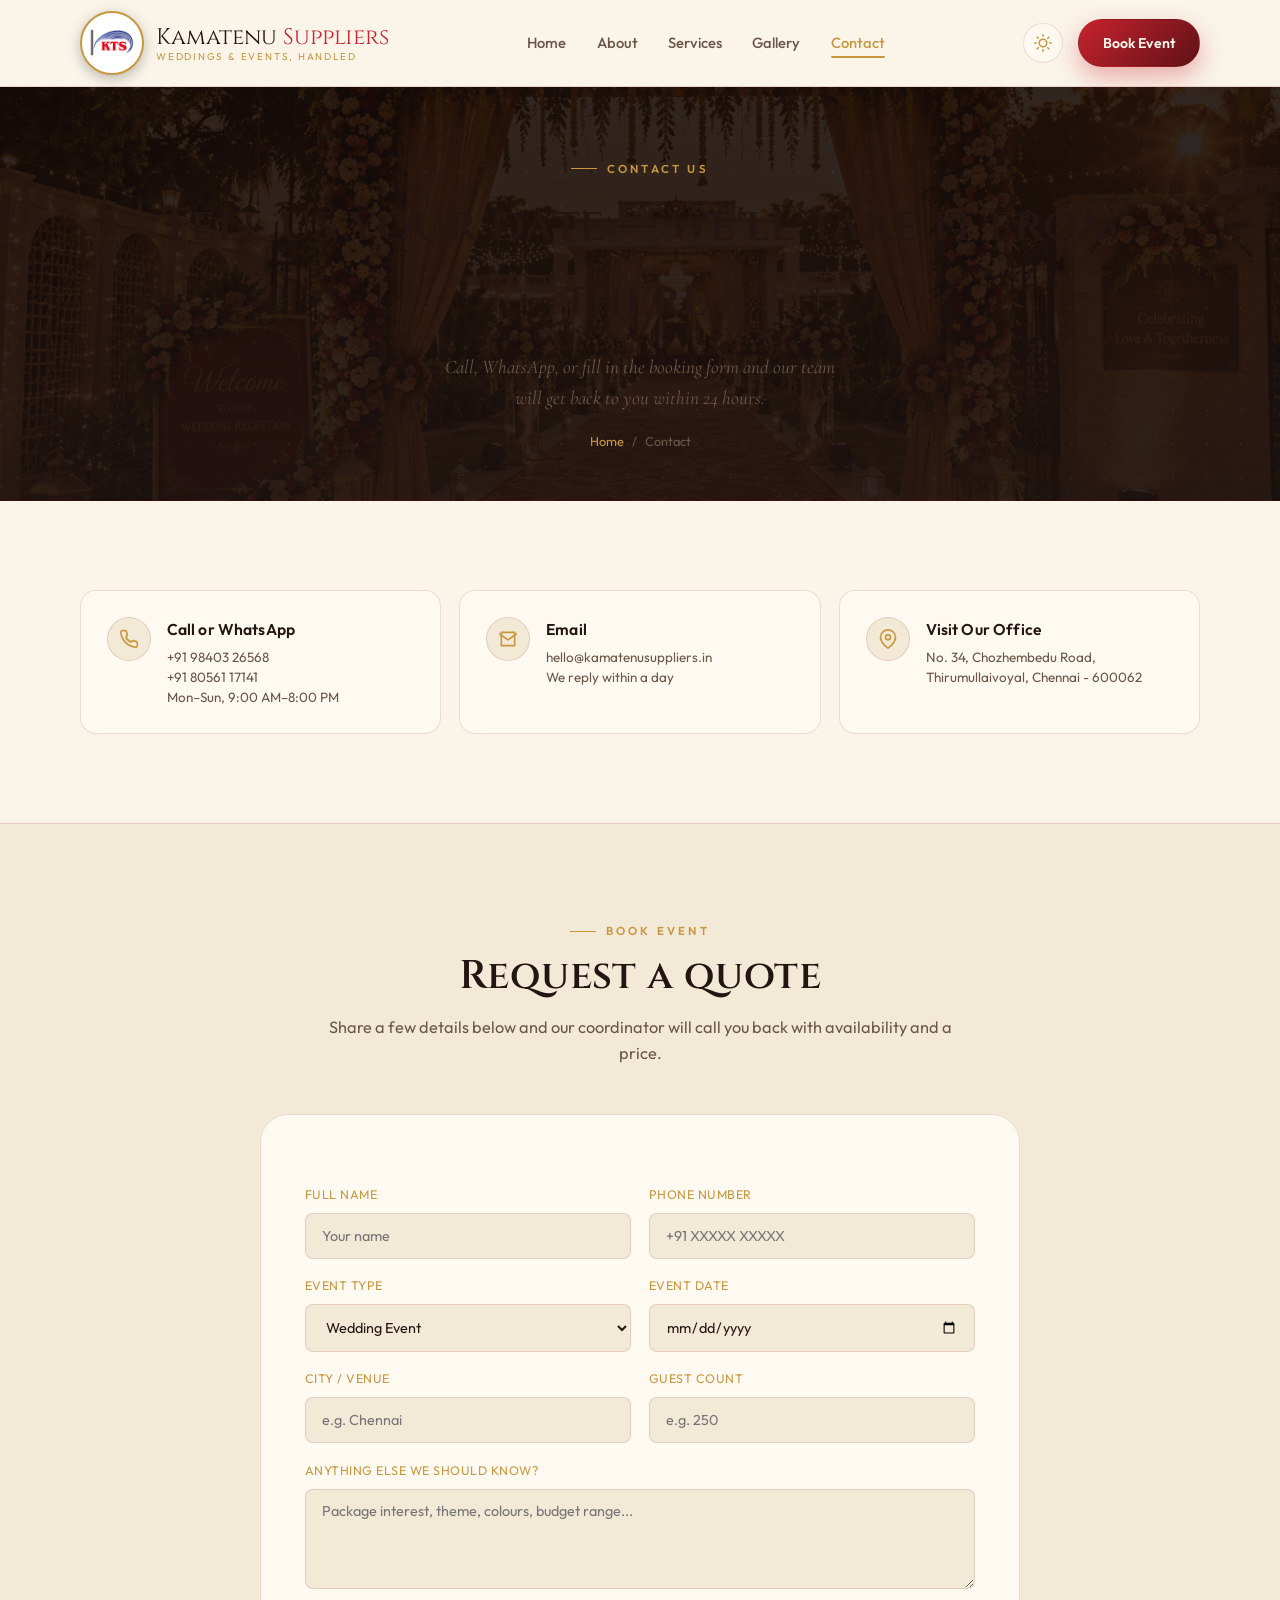
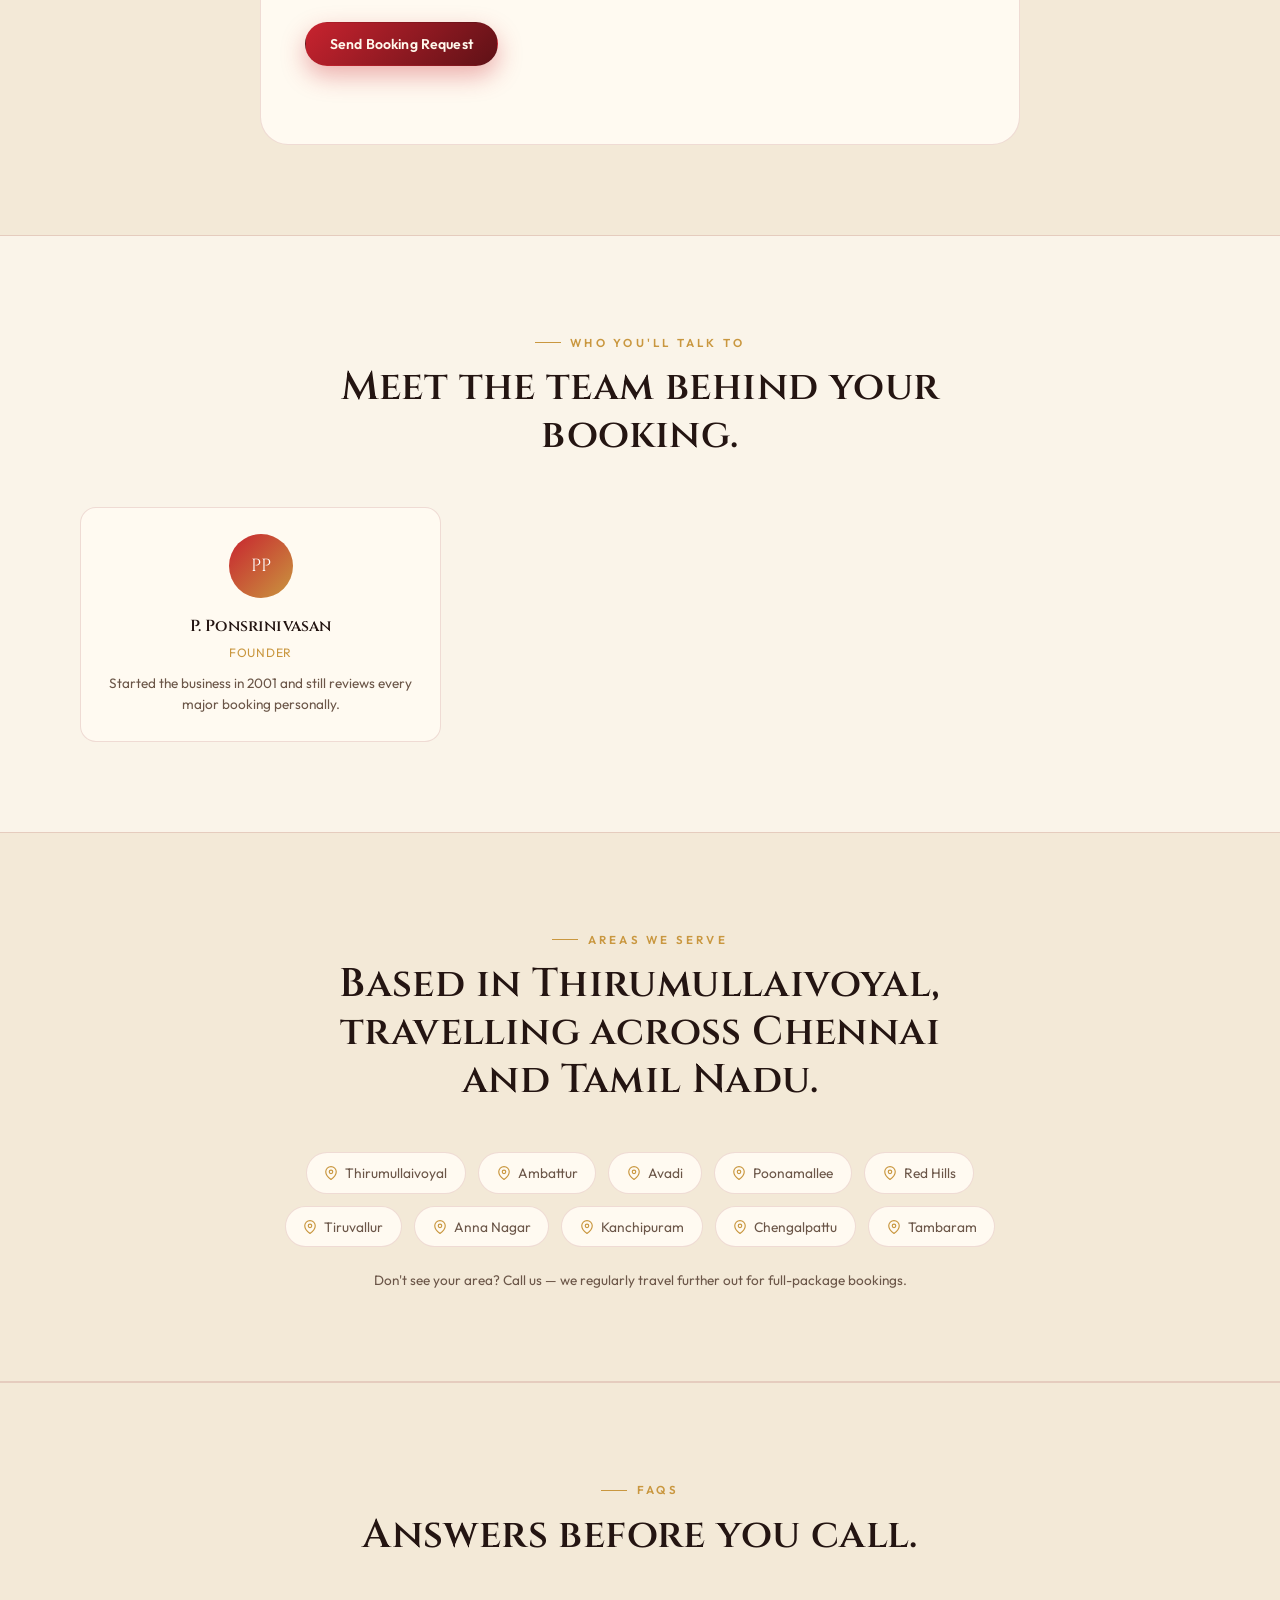
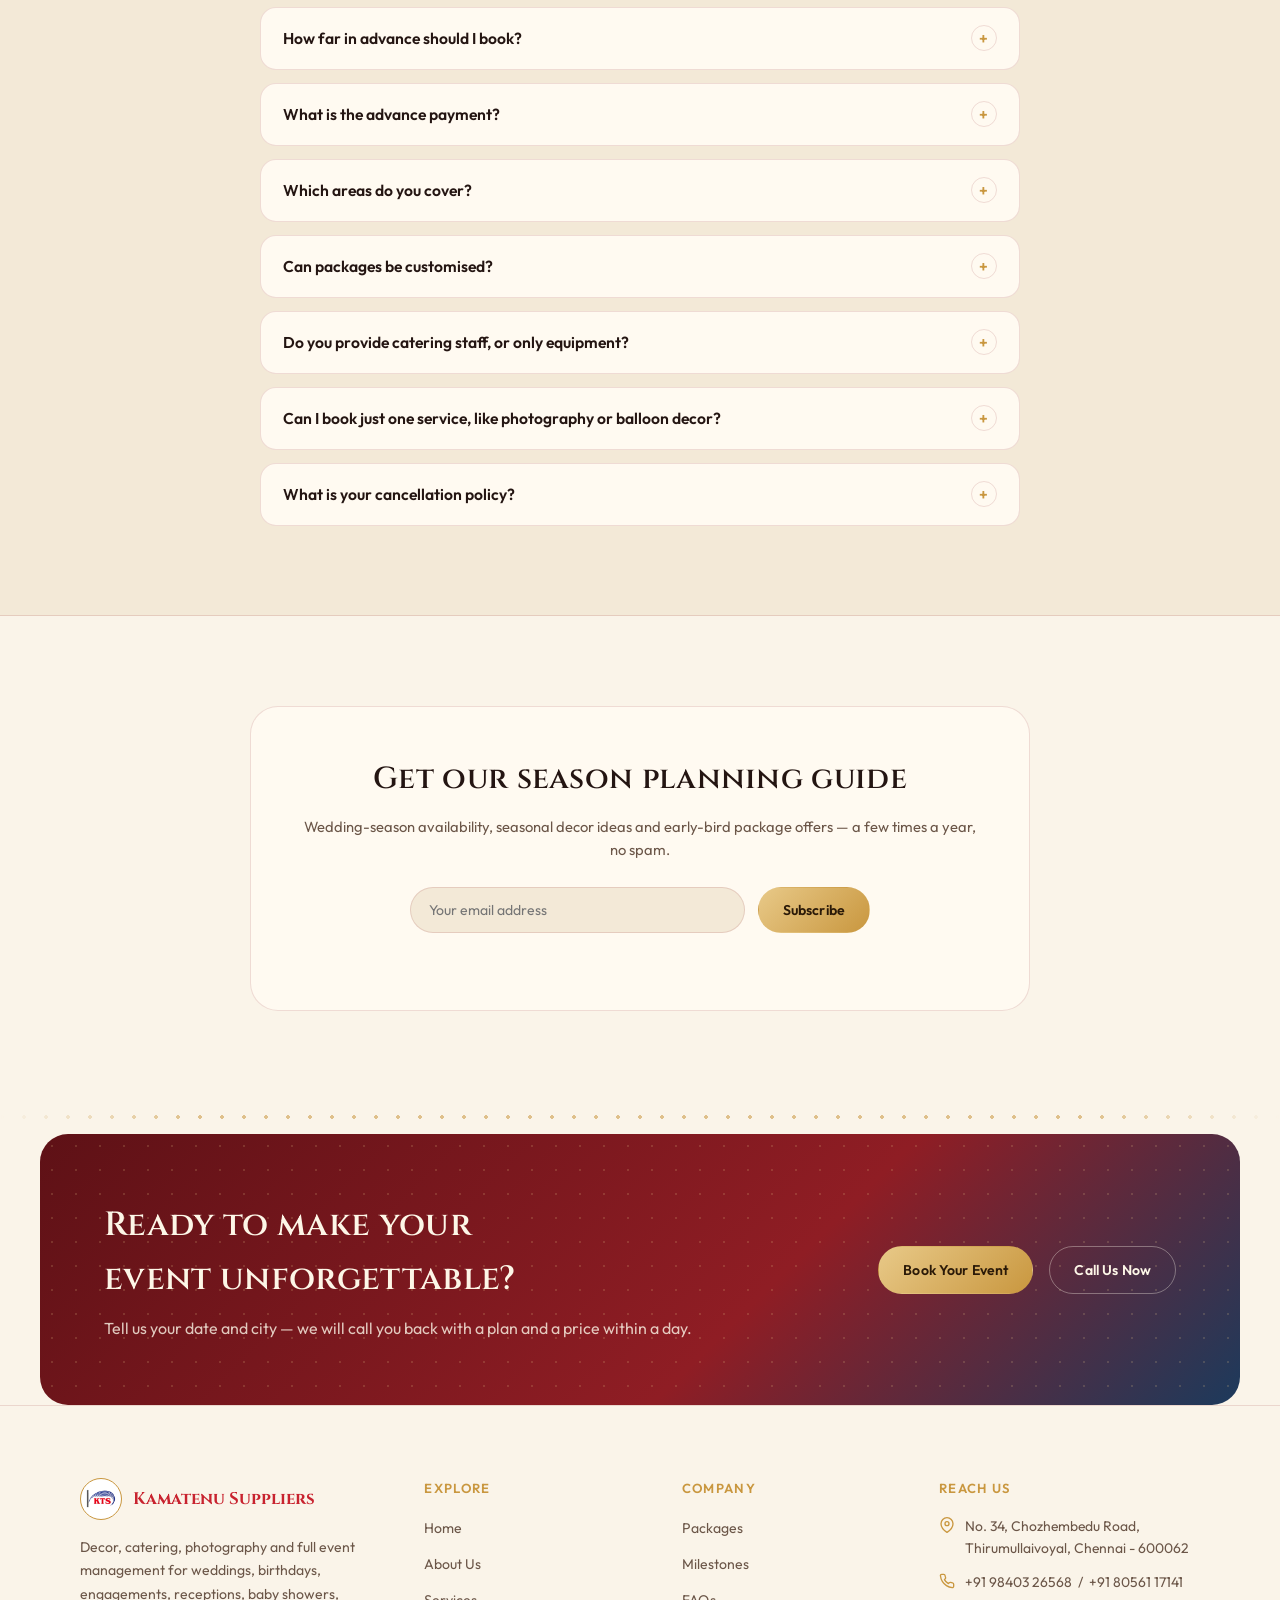
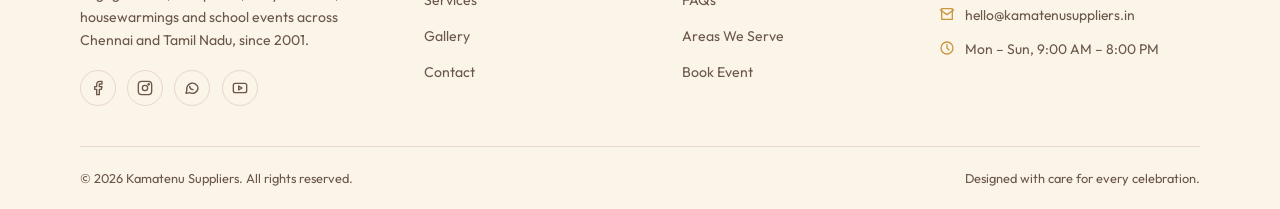
<file: contact.html>
<!doctype html>
<html lang="en">
<head>
<meta charset="UTF-8">
<meta name="viewport" content="width=device-width, initial-scale=1.0">
<title>Contact | Kamatenu Suppliers</title>
<meta name="description" content="Contact Kamatenu Suppliers to book decor, catering, photography and full event coordination in Chennai — call, WhatsApp or request a quote online.">
<link rel="icon" href="images/favicon.png">
<link rel="stylesheet" href="css/style.css">
</head>
<body>
  <header class="site-header">
    <div class="container">
      <a href="index.html" class="brand">
        <img src="images/logo.png" alt="Kamatenu Suppliers logo" class="brand-logo">
        <span class="brand-text">
          <span class="brand-name">Kamatenu <em>Suppliers</em></span>
          <span class="brand-tag">Weddings &amp; Events, Handled</span>
        </span>
      </a>

      <nav class="main-nav" id="mainNav">
        <ul>
          <li><a href="index.html">Home</a></li>
          <li><a href="about.html">About</a></li>
          <li><a href="services.html">Services</a></li>
          <li><a href="gallery.html">Gallery</a></li>
          <li><a href="contact.html" class="active">Contact</a></li>
        </ul>
      </nav>

      <div class="header-actions">
        <button class="theme-toggle" id="themeToggle" aria-label="Toggle light and dark theme">
          <svg viewBox="0 0 24 24" fill="none" stroke="currentColor" stroke-width="2" stroke-linecap="round" stroke-linejoin="round" class="icon-moon"><path d="M21 12.79A9 9 0 1 1 11.21 3 7 7 0 0 0 21 12.79z"/></svg>
          <svg viewBox="0 0 24 24" fill="none" stroke="currentColor" stroke-width="2" stroke-linecap="round" stroke-linejoin="round" class="icon-sun"><circle cx="12" cy="12" r="5"/><path d="M12 1v2M12 21v2M4.22 4.22l1.42 1.42M18.36 18.36l1.42 1.42M1 12h2M21 12h2M4.22 19.78l1.42-1.42M18.36 5.64l1.42-1.42"/></svg>
        </button>
        <a href="contact.html#book" class="btn btn-primary"><span>Book Event</span></a>
        <button class="nav-toggle" id="navToggle" aria-label="Toggle menu" aria-expanded="false">
          <span></span><span></span><span></span>
        </button>
      </div>
    </div>
  </header>


  <section class="page-banner" id="contact" style="background-image: linear-gradient(180deg, rgba(20,11,9,.88) 0%, rgba(28,18,16,.92) 100%), url('images/contact-banner.jpg'); background-size: cover; background-position: center;">
    <div class="container">
      <span class="eyebrow">Contact Us</span>
      <h1>Tell us your date — we'll take it from there.</h1>
      <p>Call, WhatsApp, or fill in the booking form and our team will get back to you within 24 hours.</p>
      <div class="breadcrumb"><a href="index.html">Home</a><span>/</span><span>Contact</span></div>
    </div>
  </section>

  <section class="section">
    <div class="container">
      <div class="why-grid">
        <div class="why-card">
          <div class="why-icon"><svg viewBox="0 0 24 24" fill="none" stroke="currentColor" stroke-width="2" stroke-linecap="round" stroke-linejoin="round"><path d="M22 16.92v3a2 2 0 0 1-2.18 2 19.79 19.79 0 0 1-8.63-3.07 19.5 19.5 0 0 1-6-6A19.79 19.79 0 0 1 2.11 4.18 2 2 0 0 1 4.11 2h3a2 2 0 0 1 2 1.72c.127.96.361 1.903.7 2.81a2 2 0 0 1-.45 2.11L8.09 9.91a16 16 0 0 0 6 6l1.27-1.27a2 2 0 0 1 2.11-.45c.907.339 1.85.573 2.81.7A2 2 0 0 1 22 16.92z"/></svg></div>
          <div><h3>Call or WhatsApp</h3><p>+91 98403 26568<br>+91 80561 17141<br>Mon&ndash;Sun, 9:00 AM&ndash;8:00 PM</p></div>
        </div>
        <div class="why-card">
          <div class="why-icon"><svg viewBox="0 0 24 24" fill="none" stroke="currentColor" stroke-width="2" stroke-linecap="round" stroke-linejoin="round"><path d="M4 4h16v16H4z"/><path d="M22 6l-10 7L2 6"/></svg></div>
          <div><h3>Email</h3><p>hello@kamatenusuppliers.in<br>We reply within a day</p></div>
        </div>
        <div class="why-card">
          <div class="why-icon"><svg viewBox="0 0 24 24" fill="none" stroke="currentColor" stroke-width="2" stroke-linecap="round" stroke-linejoin="round"><path d="M21 10c0 7-9 13-9 13s-9-6-9-13a9 9 0 0 1 18 0z"/><circle cx="12" cy="10" r="3"/></svg></div>
          <div><h3>Visit Our Office</h3><p>No. 34, Chozhembedu Road,<br>Thirumullaivoyal, Chennai - 600062</p></div>
        </div>
      </div>
    </div>
  </section>

  <section class="section booking" id="book">
    <div class="container">
      <div class="section-head center">
        <span class="eyebrow">Book Event</span>
        <h2>Request a quote</h2>
        <p>Share a few details below and our coordinator will call you back with availability and a price.</p>
      </div>
      <div class="booking-box">
        <form id="bookingForm">
          <div class="booking-grid">
            <div class="field"><label for="bkName">Full Name</label><input id="bkName" type="text" placeholder="Your name" required></div>
            <div class="field"><label for="bkPhone">Phone Number</label><input id="bkPhone" type="tel" placeholder="+91 XXXXX XXXXX" required></div>
            <div class="field"><label for="bkEventType">Event Type</label>
              <select id="bkEventType">
                <option>Wedding Event</option>
                <option>Birthday Party</option>
                <option>Engagement Ceremony</option>
                <option>Reception</option>
                <option>Baby Shower</option>
                <option>Housewarming</option>
                <option>School Event</option>
                <option>Stage Decoration Only</option>
                <option>Balloon Decoration Only</option>
                <option>Flower Decoration Only</option>
                <option>Photography &amp; Videography Only</option>
                <option>Catering Only</option>
              </select>
            </div>
            <div class="field"><label for="bkDate">Event Date</label><input id="bkDate" type="date" required></div>
            <div class="field"><label for="bkCity">City / Venue</label><input id="bkCity" type="text" placeholder="e.g. Chennai"></div>
            <div class="field"><label for="bkGuests">Guest Count</label><input id="bkGuests" type="number" placeholder="e.g. 250"></div>
            <div class="field full"><label for="bkMsg">Anything else we should know?</label><textarea id="bkMsg" placeholder="Package interest, theme, colours, budget range..."></textarea></div>
          </div>
          <div style="margin-top:1.6rem;"><button type="submit" class="btn btn-primary">Send Booking Request</button></div>
          <p class="booking-note" id="bookingNote"></p>
        </form>
      </div>
    </div>
  </section>

  <section class="section" id="team">
    <div class="container">
      <div class="section-head center">
        <span class="eyebrow">Who You'll Talk To</span>
        <h2>Meet the team behind your booking.</h2>
      </div>
      <div class="team-grid">
        <div class="team-card">
          <div class="team-avatar">PP</div>
          <h3>P. Ponsrinivasan</h3>
          <span class="team-role">Founder</span>
          <p>Started the business in 2001 and still reviews every major booking personally.</p>
        </div>
      </div>
    </div>
  </section>

  <section class="section areas" id="areas">
    <div class="container">
      <div class="section-head center">
        <span class="eyebrow">Areas We Serve</span>
        <h2>Based in Thirumullaivoyal, travelling across Chennai and Tamil Nadu.</h2>
      </div>
      <div class="areas-chips">
          <span class="area-chip"><svg viewBox="0 0 24 24" fill="none" stroke="currentColor" stroke-width="2" stroke-linecap="round" stroke-linejoin="round"><path d="M21 10c0 7-9 13-9 13s-9-6-9-13a9 9 0 0 1 18 0z"/><circle cx="12" cy="10" r="3"/></svg>Thirumullaivoyal</span>
          <span class="area-chip"><svg viewBox="0 0 24 24" fill="none" stroke="currentColor" stroke-width="2" stroke-linecap="round" stroke-linejoin="round"><path d="M21 10c0 7-9 13-9 13s-9-6-9-13a9 9 0 0 1 18 0z"/><circle cx="12" cy="10" r="3"/></svg>Ambattur</span>
          <span class="area-chip"><svg viewBox="0 0 24 24" fill="none" stroke="currentColor" stroke-width="2" stroke-linecap="round" stroke-linejoin="round"><path d="M21 10c0 7-9 13-9 13s-9-6-9-13a9 9 0 0 1 18 0z"/><circle cx="12" cy="10" r="3"/></svg>Avadi</span>
          <span class="area-chip"><svg viewBox="0 0 24 24" fill="none" stroke="currentColor" stroke-width="2" stroke-linecap="round" stroke-linejoin="round"><path d="M21 10c0 7-9 13-9 13s-9-6-9-13a9 9 0 0 1 18 0z"/><circle cx="12" cy="10" r="3"/></svg>Poonamallee</span>
          <span class="area-chip"><svg viewBox="0 0 24 24" fill="none" stroke="currentColor" stroke-width="2" stroke-linecap="round" stroke-linejoin="round"><path d="M21 10c0 7-9 13-9 13s-9-6-9-13a9 9 0 0 1 18 0z"/><circle cx="12" cy="10" r="3"/></svg>Red Hills</span>
          <span class="area-chip"><svg viewBox="0 0 24 24" fill="none" stroke="currentColor" stroke-width="2" stroke-linecap="round" stroke-linejoin="round"><path d="M21 10c0 7-9 13-9 13s-9-6-9-13a9 9 0 0 1 18 0z"/><circle cx="12" cy="10" r="3"/></svg>Tiruvallur</span>
          <span class="area-chip"><svg viewBox="0 0 24 24" fill="none" stroke="currentColor" stroke-width="2" stroke-linecap="round" stroke-linejoin="round"><path d="M21 10c0 7-9 13-9 13s-9-6-9-13a9 9 0 0 1 18 0z"/><circle cx="12" cy="10" r="3"/></svg>Anna Nagar</span>
          <span class="area-chip"><svg viewBox="0 0 24 24" fill="none" stroke="currentColor" stroke-width="2" stroke-linecap="round" stroke-linejoin="round"><path d="M21 10c0 7-9 13-9 13s-9-6-9-13a9 9 0 0 1 18 0z"/><circle cx="12" cy="10" r="3"/></svg>Kanchipuram</span>
          <span class="area-chip"><svg viewBox="0 0 24 24" fill="none" stroke="currentColor" stroke-width="2" stroke-linecap="round" stroke-linejoin="round"><path d="M21 10c0 7-9 13-9 13s-9-6-9-13a9 9 0 0 1 18 0z"/><circle cx="12" cy="10" r="3"/></svg>Chengalpattu</span>
          <span class="area-chip"><svg viewBox="0 0 24 24" fill="none" stroke="currentColor" stroke-width="2" stroke-linecap="round" stroke-linejoin="round"><path d="M21 10c0 7-9 13-9 13s-9-6-9-13a9 9 0 0 1 18 0z"/><circle cx="12" cy="10" r="3"/></svg>Tambaram</span>
      </div>
      <p class="areas-note">Don't see your area? Call us — we regularly travel further out for full-package bookings.</p>
    </div>
  </section>

  <section class="section more-section" id="faq">
    <div class="container">
      <div class="section-head center">
        <span class="eyebrow">FAQs</span>
        <h2>Answers before you call.</h2>
      </div>
      <div class="faq-list">
        <div class="faq-item">
          <button class="faq-question">
            <span>How far in advance should I book?</span>
            <span class="plus">+</span>
          </button>
          <div class="faq-answer"><p>For weekend weddings in season (Nov–Feb), we recommend booking 3–4 months ahead. Birthdays, baby showers and housewarmings can usually be booked 2–3 weeks out, subject to availability.</p></div>
        </div>
        <div class="faq-item">
          <button class="faq-question">
            <span>What is the advance payment?</span>
            <span class="plus">+</span>
          </button>
          <div class="faq-answer"><p>We confirm a date with a 25% advance against your final quote. The balance is split into a pre-event instalment and a final settlement on the day, as agreed in your contract.</p></div>
        </div>
        <div class="faq-item">
          <button class="faq-question">
            <span>Which areas do you cover?</span>
            <span class="plus">+</span>
          </button>
          <div class="faq-answer"><p>We are based in Thirumullaivoyal and regularly serve Ambattur, Avadi, Poonamallee, Red Hills and surrounding areas. Longer-distance events elsewhere in Tamil Nadu can be arranged with advance notice.</p></div>
        </div>
        <div class="faq-item">
          <button class="faq-question">
            <span>Can packages be customised?</span>
            <span class="plus">+</span>
          </button>
          <div class="faq-answer"><p>Yes — the Silver, Gold and Platinum packages are starting points. We routinely swap decor styles, add photography or catering, or scale guest counts and adjust the quote accordingly.</p></div>
        </div>
        <div class="faq-item">
          <button class="faq-question">
            <span>Do you provide catering staff, or only equipment?</span>
            <span class="plus">+</span>
          </button>
          <div class="faq-answer"><p>We supply and set up catering equipment (counters, chafing dishes, crockery) and can coordinate with your chosen caterer. If you need a full catering team, we can also recommend trusted partners we regularly work with.</p></div>
        </div>
        <div class="faq-item">
          <button class="faq-question">
            <span>Can I book just one service, like photography or balloon decor?</span>
            <span class="plus">+</span>
          </button>
          <div class="faq-answer"><p>Yes — every service on our list, including photography, balloon decor or flower decor, can be booked on its own without a full event package.</p></div>
        </div>
        <div class="faq-item">
          <button class="faq-question">
            <span>What is your cancellation policy?</span>
            <span class="plus">+</span>
          </button>
          <div class="faq-answer"><p>Advances are adjustable against a rescheduled date within 12 months. For cancellations within 15 days of the event, a partial fee applies to cover reserved inventory — full details are in your booking contract.</p></div>
        </div>
      </div>
    </div>
  </section>

  <section class="section newsletter">
    <div class="container">
      <div class="newsletter-box">
        <h2>Get our season planning guide</h2>
        <p>Wedding-season availability, seasonal decor ideas and early-bird package offers — a few times a year, no spam.</p>
        <form class="newsletter-form" id="newsletterForm">
          <input type="email" placeholder="Your email address" required aria-label="Email address">
          <button type="submit" class="btn btn-gold">Subscribe</button>
        </form>
        <p class="newsletter-note" id="newsletterNote"></p>
      </div>
    </div>
  </section>

  <div class="kolam-divider"></div>

  <section class="section cta-band">
    <div>
      <h2>Ready to make your event unforgettable?</h2>
      <p>Tell us your date and city — we will call you back with a plan and a price within a day.</p>
    </div>
    <div class="cta-actions">
      <a href="contact.html#book" class="btn btn-gold">Book Your Event</a>
      <a href="tel:+919840326568" class="btn btn-outline" style="border-color:rgba(253,246,231,.35);color:#fdf6e7;">Call Us Now</a>
    </div>
  </section>

  <footer class="site-footer">
    <div class="container">
      <div class="footer-grid">
        <div class="footer-col">
          <div class="footer-brand">
            <img src="images/logo.png" alt="Kamatenu Suppliers logo">
            <strong>Kamatenu Suppliers</strong>
          </div>
          <p>Decor, catering, photography and full event management for weddings, birthdays, engagements, receptions, baby showers, housewarmings and school events across Chennai and Tamil Nadu, since 2001.</p>
          <div class="footer-socials">
            <a href="#" aria-label="Facebook"><svg viewBox="0 0 24 24" fill="none" stroke="currentColor" stroke-width="2" stroke-linecap="round" stroke-linejoin="round"><path d="M18 2h-3a5 5 0 0 0-5 5v3H7v4h3v8h4v-8h3l1-4h-4V7a1 1 0 0 1 1-1h3z"/></svg></a>
            <a href="#" aria-label="Instagram"><svg viewBox="0 0 24 24" fill="none" stroke="currentColor" stroke-width="2" stroke-linecap="round" stroke-linejoin="round"><rect x="2" y="2" width="20" height="20" rx="5"/><circle cx="12" cy="12" r="4"/><circle cx="17.5" cy="6.5" r="1"/></svg></a>
            <a href="#" aria-label="WhatsApp"><svg viewBox="0 0 24 24" fill="none" stroke="currentColor" stroke-width="2" stroke-linecap="round" stroke-linejoin="round"><path d="M21 11.5a8.5 8.5 0 0 1-12.9 7.3L3 20l1.3-5A8.5 8.5 0 1 1 21 11.5z"/><path d="M8.5 9.5c.3 3 2 4.7 5 5"/></svg></a>
            <a href="#" aria-label="YouTube"><svg viewBox="0 0 24 24" fill="none" stroke="currentColor" stroke-width="2" stroke-linecap="round" stroke-linejoin="round"><rect x="2" y="5" width="20" height="14" rx="3"/><path d="M10 9l5 3-5 3z"/></svg></a>
          </div>
        </div>

        <div class="footer-col">
          <h4>Explore</h4>
          <ul>
            <li><a href="index.html">Home</a></li>
            <li><a href="about.html">About Us</a></li>
            <li><a href="services.html">Services</a></li>
            <li><a href="gallery.html">Gallery</a></li>
            <li><a href="contact.html">Contact</a></li>
          </ul>
        </div>

        <div class="footer-col">
          <h4>Company</h4>
          <ul>
            <li><a href="services.html#packages">Packages</a></li>
            <li><a href="about.html#milestones">Milestones</a></li>
            <li><a href="contact.html#faq">FAQs</a></li>
            <li><a href="contact.html#areas">Areas We Serve</a></li>
            <li><a href="contact.html#book">Book Event</a></li>
          </ul>
        </div>

        <div class="footer-col">
          <h4>Reach Us</h4>
          <div class="footer-contact-item"><svg viewBox="0 0 24 24" fill="none" stroke="currentColor" stroke-width="2" stroke-linecap="round" stroke-linejoin="round"><path d="M21 10c0 7-9 13-9 13s-9-6-9-13a9 9 0 0 1 18 0z"/><circle cx="12" cy="10" r="3"/></svg><span>No. 34, Chozhembedu Road, Thirumullaivoyal, Chennai - 600062</span></div>
          <div class="footer-contact-item" style="margin-top:.7rem;"><svg viewBox="0 0 24 24" fill="none" stroke="currentColor" stroke-width="2" stroke-linecap="round" stroke-linejoin="round"><path d="M22 16.92v3a2 2 0 0 1-2.18 2 19.79 19.79 0 0 1-8.63-3.07 19.5 19.5 0 0 1-6-6A19.79 19.79 0 0 1 2.11 4.18 2 2 0 0 1 4.11 2h3a2 2 0 0 1 2 1.72c.127.96.361 1.903.7 2.81a2 2 0 0 1-.45 2.11L8.09 9.91a16 16 0 0 0 6 6l1.27-1.27a2 2 0 0 1 2.11-.45c.907.339 1.85.573 2.81.7A2 2 0 0 1 22 16.92z"/></svg><span>+91 98403 26568 &nbsp;/&nbsp; +91 80561 17141</span></div>
          <div class="footer-contact-item" style="margin-top:.7rem;"><svg viewBox="0 0 24 24" fill="none" stroke="currentColor" stroke-width="2" stroke-linecap="round" stroke-linejoin="round"><path d="M4 4h16v16H4z"/><path d="M22 6l-10 7L2 6"/></svg><span>hello@kamatenusuppliers.in</span></div>
          <div class="footer-contact-item" style="margin-top:.7rem;"><svg viewBox="0 0 24 24" fill="none" stroke="currentColor" stroke-width="2" stroke-linecap="round" stroke-linejoin="round"><circle cx="12" cy="12" r="9"/><path d="M12 7v5l3 3"/></svg><span>Mon – Sun, 9:00 AM – 8:00 PM</span></div>
        </div>
      </div>

      <div class="footer-bottom">
        <span>&copy; <span id="year"></span> Kamatenu Suppliers. All rights reserved.</span>
        <span>Designed with care for every celebration.</span>
      </div>
    </div>
  </footer>

  <button class="back-to-top" id="backToTop" aria-label="Back to top"><svg viewBox="0 0 24 24" fill="none" stroke="currentColor" stroke-width="2" stroke-linecap="round" stroke-linejoin="round"><path d="M12 19V5M5 12l7-7 7 7"/></svg></button>

  <script src="js/script.js"></script>
</body>
</html>
</file>
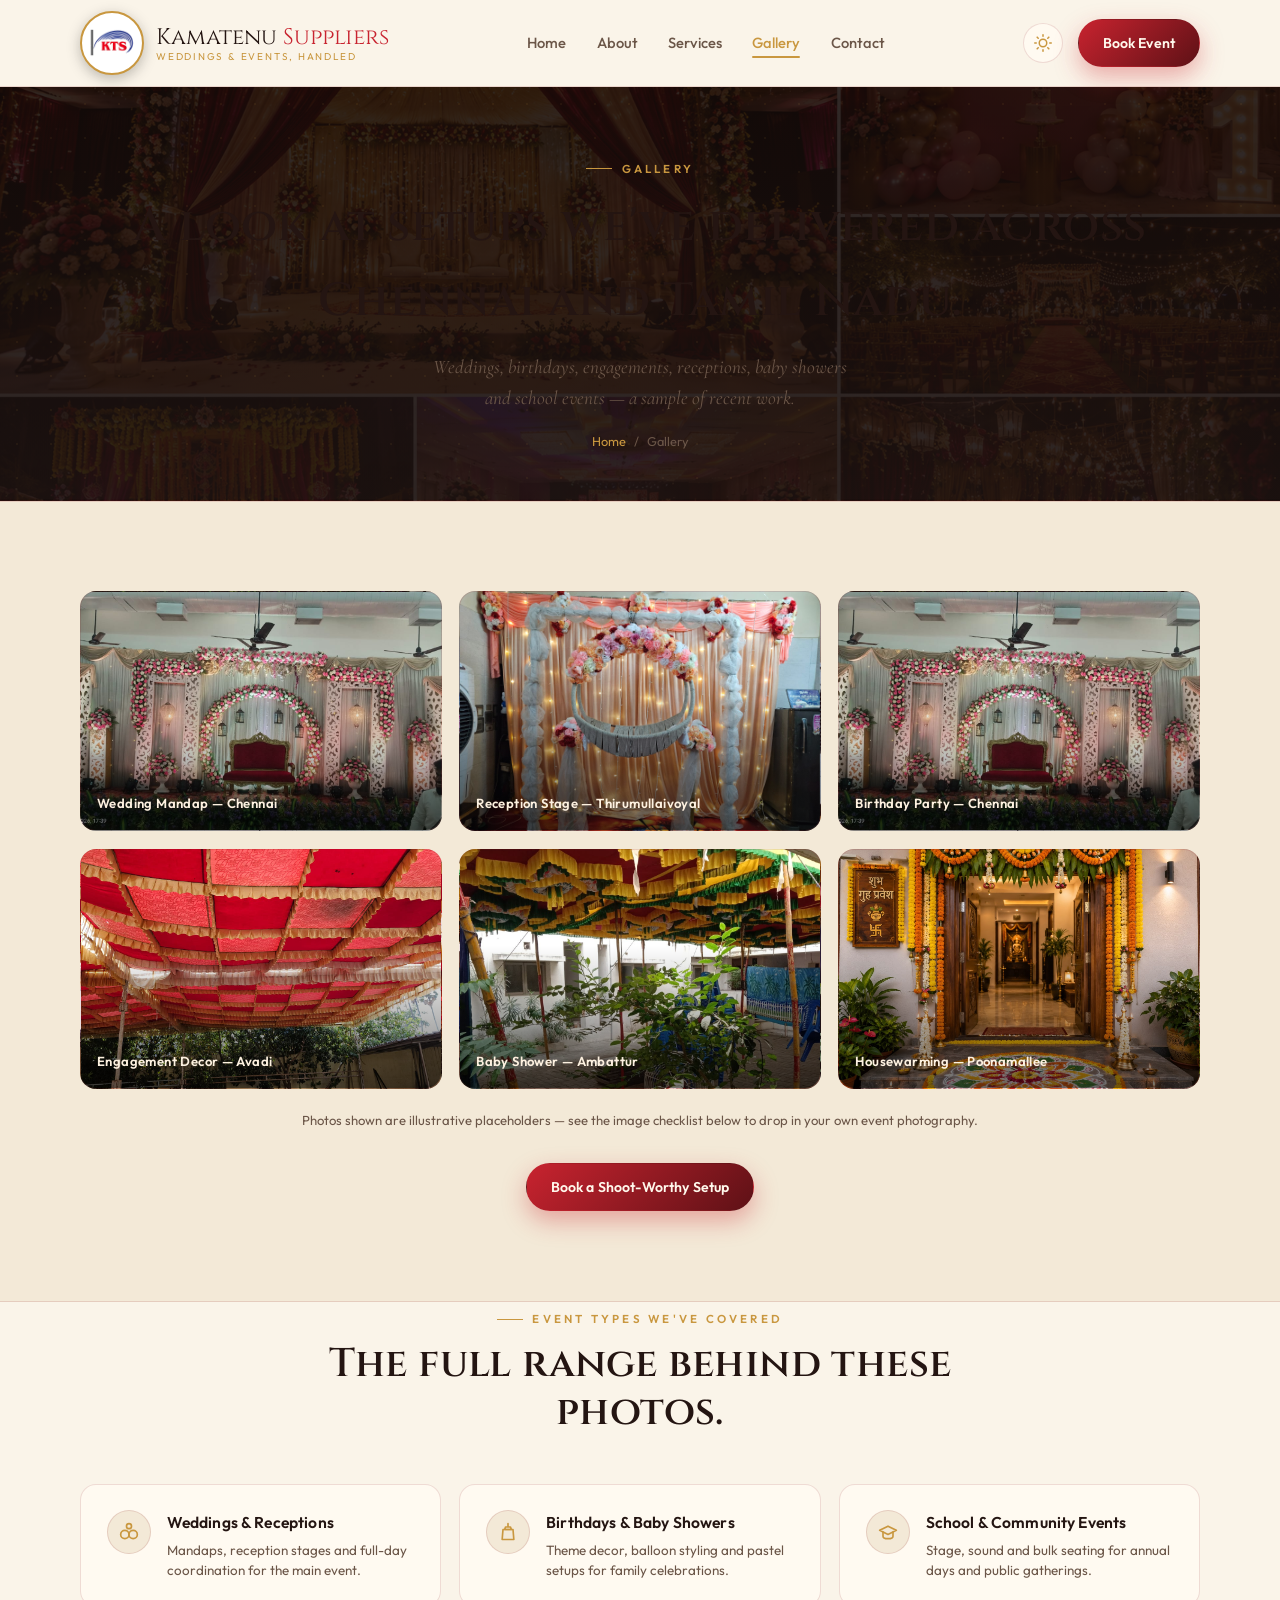
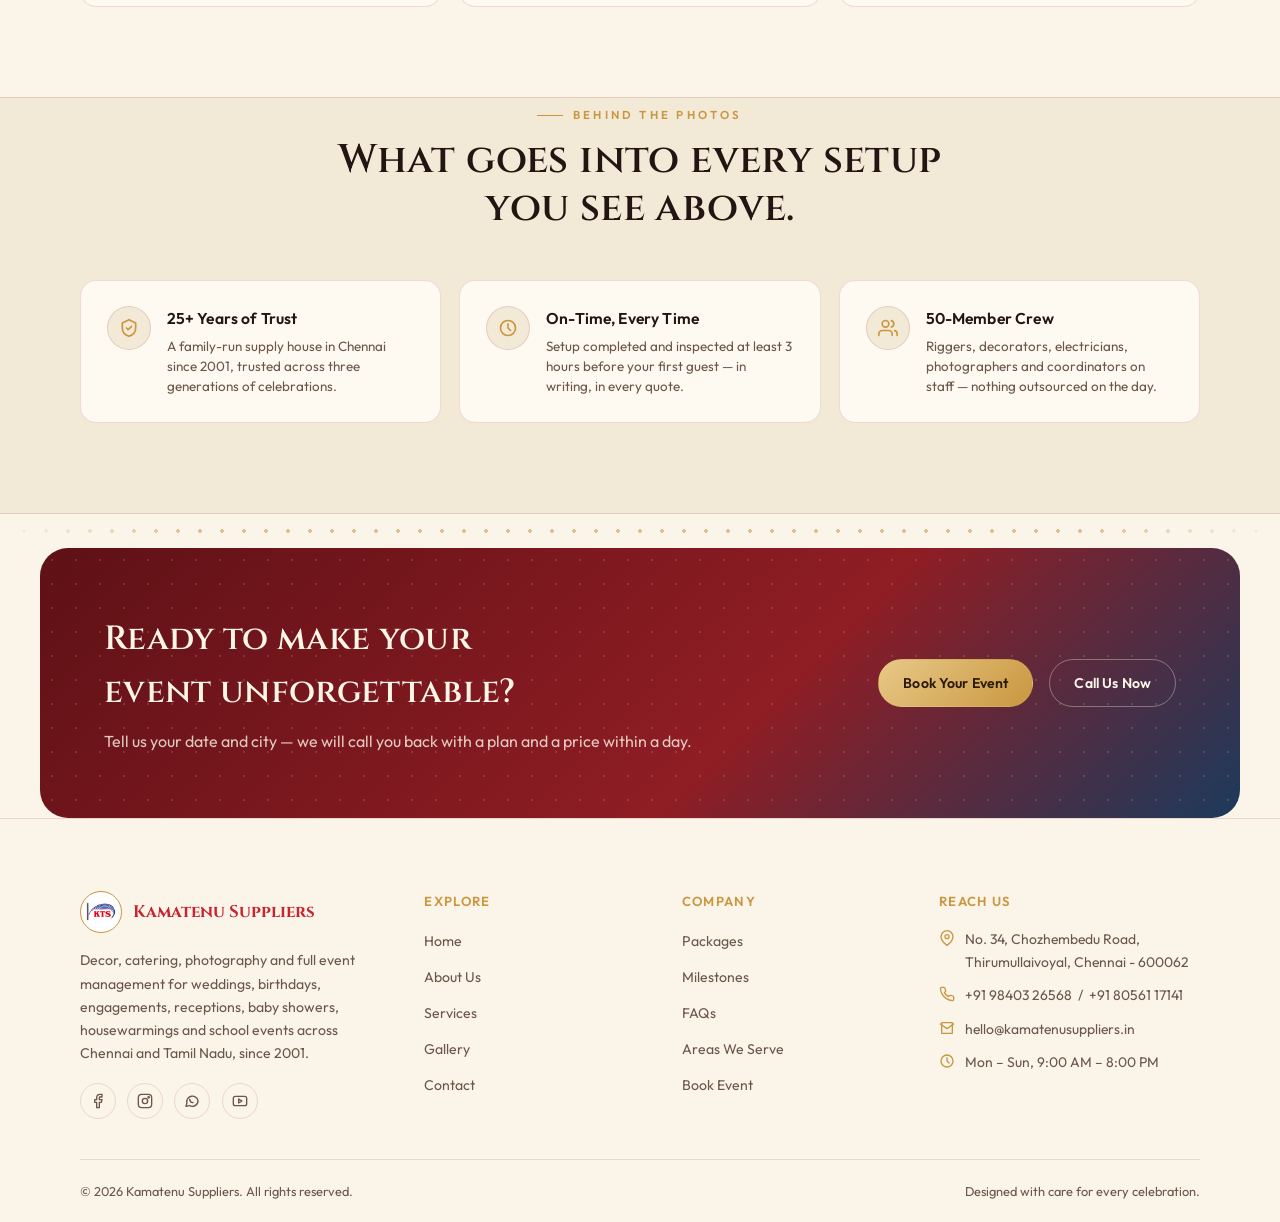
<file: gallery.html>
<!doctype html>
<html lang="en">
<head>
<meta charset="UTF-8">
<meta name="viewport" content="width=device-width, initial-scale=1.0">
<title>Gallery | Kamatenu Suppliers</title>
<meta name="description" content="Photos of weddings, birthdays, engagements, receptions, baby showers and school events set up by Kamatenu Suppliers across Chennai and Tamil Nadu.">
<link rel="icon" href="images/favicon.png">
<link rel="stylesheet" href="css/style.css">
</head>
<body>
  <header class="site-header">
    <div class="container">
      <a href="index.html" class="brand">
        <img src="images/logo.png" alt="Kamatenu Suppliers logo" class="brand-logo">
        <span class="brand-text">
          <span class="brand-name">Kamatenu <em>Suppliers</em></span>
          <span class="brand-tag">Weddings &amp; Events, Handled</span>
        </span>
      </a>

      <nav class="main-nav" id="mainNav">
        <ul>
          <li><a href="index.html">Home</a></li>
          <li><a href="about.html">About</a></li>
          <li><a href="services.html">Services</a></li>
          <li><a href="gallery.html" class="active">Gallery</a></li>
          <li><a href="contact.html">Contact</a></li>
        </ul>
      </nav>

      <div class="header-actions">
        <button class="theme-toggle" id="themeToggle" aria-label="Toggle light and dark theme">
          <svg viewBox="0 0 24 24" fill="none" stroke="currentColor" stroke-width="2" stroke-linecap="round" stroke-linejoin="round" class="icon-moon"><path d="M21 12.79A9 9 0 1 1 11.21 3 7 7 0 0 0 21 12.79z"/></svg>
          <svg viewBox="0 0 24 24" fill="none" stroke="currentColor" stroke-width="2" stroke-linecap="round" stroke-linejoin="round" class="icon-sun"><circle cx="12" cy="12" r="5"/><path d="M12 1v2M12 21v2M4.22 4.22l1.42 1.42M18.36 18.36l1.42 1.42M1 12h2M21 12h2M4.22 19.78l1.42-1.42M18.36 5.64l1.42-1.42"/></svg>
        </button>
        <a href="contact.html#book" class="btn btn-primary"><span>Book Event</span></a>
        <button class="nav-toggle" id="navToggle" aria-label="Toggle menu" aria-expanded="false">
          <span></span><span></span><span></span>
        </button>
      </div>
    </div>
  </header>


  <section class="page-banner" id="gallery" style="background-image: linear-gradient(180deg, rgba(20,11,9,.88) 0%, rgba(28,18,16,.92) 100%), url('images/gallery-banner.jpg'); background-size: cover; background-position: center;">
    <div class="container">
      <span class="eyebrow">Gallery</span>
      <h1>A look at setups we've delivered across Chennai and Tamil Nadu.</h1>
      <p>Weddings, birthdays, engagements, receptions, baby showers and school events — a sample of recent work.</p>
      <div class="breadcrumb"><a href="index.html">Home</a><span>/</span><span>Gallery</span></div>
    </div>
  </section>

  <section class="section gallery">
    <div class="container">
      <div class="gallery-grid">
        <div class="gallery-item g1" style="background-image:url('images/gallery-1.jpg');background-size:cover;background-position:center;"><span>Wedding Mandap &mdash; Chennai</span></div>
        <div class="gallery-item g2" style="background-image:url('images/gallery-2.jpg');background-size:cover;background-position:center;"><span>Reception Stage &mdash; Thirumullaivoyal</span></div>
        <div class="gallery-item g3" style="background-image:url('images/gallery-3.jpg');background-size:cover;background-position:center;"><span>Birthday Party &mdash; Chennai</span></div>
        <div class="gallery-item g4" style="background-image:url('images/gallery-4.jpg');background-size:cover;background-position:center;"><span>Engagement Decor &mdash; Avadi</span></div>
        <div class="gallery-item g5" style="background-image:url('images/gallery-5.jpg');background-size:cover;background-position:center;"><span>Baby Shower &mdash; Ambattur</span></div>
        <div class="gallery-item g6" style="background-image:url('images/gallery-6.jpg');background-size:cover;background-position:center;"><span>Housewarming &mdash; Poonamallee</span></div>
      </div>
      <p class="gallery-note">Photos shown are illustrative placeholders — see the image checklist below to drop in your own event photography.</p>
      <div class="gallery-cta"><a href="contact.html#book" class="btn btn-primary">Book a Shoot-Worthy Setup</a></div>
    </div>
  </section>

  <section class="section" id="event-types" style="padding-top:0;">
    <div class="container">
      <div class="section-head center">
        <span class="eyebrow">Event Types We've Covered</span>
        <h2>The full range behind these photos.</h2>
      </div>
      <div class="why-grid">
        <div class="why-card">
          <div class="why-icon"><svg viewBox="0 0 24 24" fill="none" stroke="currentColor" stroke-width="2" stroke-linecap="round" stroke-linejoin="round"><path d="M12 8a3 3 0 1 0 0-6 3 3 0 0 0 0 6z"/><circle cx="7" cy="15" r="5"/><circle cx="17" cy="15" r="5"/></svg></div>
          <div><h3>Weddings &amp; Receptions</h3><p>Mandaps, reception stages and full-day coordination for the main event.</p></div>
        </div>
        <div class="why-card">
          <div class="why-icon"><svg viewBox="0 0 24 24" fill="none" stroke="currentColor" stroke-width="2" stroke-linecap="round" stroke-linejoin="round"><path d="M12 2v4M9 6h6l1 3H8l1-3z"/><path d="M6 9h12l1 12H5L6 9z"/></svg></div>
          <div><h3>Birthdays &amp; Baby Showers</h3><p>Theme decor, balloon styling and pastel setups for family celebrations.</p></div>
        </div>
        <div class="why-card">
          <div class="why-icon"><svg viewBox="0 0 24 24" fill="none" stroke="currentColor" stroke-width="2" stroke-linecap="round" stroke-linejoin="round"><path d="M22 10L12 5 2 10l10 5 10-5z"/><path d="M6 12v5c0 1.7 2.7 3 6 3s6-1.3 6-3v-5"/></svg></div>
          <div><h3>School &amp; Community Events</h3><p>Stage, sound and bulk seating for annual days and public gatherings.</p></div>
        </div>
      </div>
    </div>
  </section>

  <section class="section why-us" id="why-us" style="padding-top:0;">
    <div class="container">
      <div class="section-head center">
        <span class="eyebrow">Behind The Photos</span>
        <h2>What goes into every setup you see above.</h2>
      </div>
      <div class="why-grid">
        <div class="why-card">
          <div class="why-icon"><svg viewBox="0 0 24 24" fill="none" stroke="currentColor" stroke-width="2" stroke-linecap="round" stroke-linejoin="round"><path d="M12 2l8 4v6c0 5-3.4 8.4-8 10-4.6-1.6-8-5-8-10V6z"/><path d="M9 12l2 2 4-4"/></svg></div>
          <div>
            <h3>25+ Years of Trust</h3>
            <p>A family-run supply house in Chennai since 2001, trusted across three generations of celebrations.</p>
          </div>
        </div>
        <div class="why-card">
          <div class="why-icon"><svg viewBox="0 0 24 24" fill="none" stroke="currentColor" stroke-width="2" stroke-linecap="round" stroke-linejoin="round"><circle cx="12" cy="12" r="9"/><path d="M12 7v5l3 3"/></svg></div>
          <div>
            <h3>On-Time, Every Time</h3>
            <p>Setup completed and inspected at least 3 hours before your first guest — in writing, in every quote.</p>
          </div>
        </div>
        <div class="why-card">
          <div class="why-icon"><svg viewBox="0 0 24 24" fill="none" stroke="currentColor" stroke-width="2" stroke-linecap="round" stroke-linejoin="round"><path d="M17 21v-2a4 4 0 0 0-4-4H5a4 4 0 0 0-4 4v2"/><circle cx="9" cy="7" r="4"/><path d="M23 21v-2a4 4 0 0 0-3-3.87M16 3.13a4 4 0 0 1 0 7.75"/></svg></div>
          <div>
            <h3>50-Member Crew</h3>
            <p>Riggers, decorators, electricians, photographers and coordinators on staff — nothing outsourced on the day.</p>
          </div>
        </div>
      </div>
    </div>
  </section>

  <div class="kolam-divider"></div>

  <section class="section cta-band">
    <div>
      <h2>Ready to make your event unforgettable?</h2>
      <p>Tell us your date and city — we will call you back with a plan and a price within a day.</p>
    </div>
    <div class="cta-actions">
      <a href="contact.html#book" class="btn btn-gold">Book Your Event</a>
      <a href="tel:+919840326568" class="btn btn-outline" style="border-color:rgba(253,246,231,.35);color:#fdf6e7;">Call Us Now</a>
    </div>
  </section>

  <footer class="site-footer">
    <div class="container">
      <div class="footer-grid">
        <div class="footer-col">
          <div class="footer-brand">
            <img src="images/logo.png" alt="Kamatenu Suppliers logo">
            <strong>Kamatenu Suppliers</strong>
          </div>
          <p>Decor, catering, photography and full event management for weddings, birthdays, engagements, receptions, baby showers, housewarmings and school events across Chennai and Tamil Nadu, since 2001.</p>
          <div class="footer-socials">
            <a href="#" aria-label="Facebook"><svg viewBox="0 0 24 24" fill="none" stroke="currentColor" stroke-width="2" stroke-linecap="round" stroke-linejoin="round"><path d="M18 2h-3a5 5 0 0 0-5 5v3H7v4h3v8h4v-8h3l1-4h-4V7a1 1 0 0 1 1-1h3z"/></svg></a>
            <a href="#" aria-label="Instagram"><svg viewBox="0 0 24 24" fill="none" stroke="currentColor" stroke-width="2" stroke-linecap="round" stroke-linejoin="round"><rect x="2" y="2" width="20" height="20" rx="5"/><circle cx="12" cy="12" r="4"/><circle cx="17.5" cy="6.5" r="1"/></svg></a>
            <a href="#" aria-label="WhatsApp"><svg viewBox="0 0 24 24" fill="none" stroke="currentColor" stroke-width="2" stroke-linecap="round" stroke-linejoin="round"><path d="M21 11.5a8.5 8.5 0 0 1-12.9 7.3L3 20l1.3-5A8.5 8.5 0 1 1 21 11.5z"/><path d="M8.5 9.5c.3 3 2 4.7 5 5"/></svg></a>
            <a href="#" aria-label="YouTube"><svg viewBox="0 0 24 24" fill="none" stroke="currentColor" stroke-width="2" stroke-linecap="round" stroke-linejoin="round"><rect x="2" y="5" width="20" height="14" rx="3"/><path d="M10 9l5 3-5 3z"/></svg></a>
          </div>
        </div>

        <div class="footer-col">
          <h4>Explore</h4>
          <ul>
            <li><a href="index.html">Home</a></li>
            <li><a href="about.html">About Us</a></li>
            <li><a href="services.html">Services</a></li>
            <li><a href="gallery.html">Gallery</a></li>
            <li><a href="contact.html">Contact</a></li>
          </ul>
        </div>

        <div class="footer-col">
          <h4>Company</h4>
          <ul>
            <li><a href="services.html#packages">Packages</a></li>
            <li><a href="about.html#milestones">Milestones</a></li>
            <li><a href="contact.html#faq">FAQs</a></li>
            <li><a href="contact.html#areas">Areas We Serve</a></li>
            <li><a href="contact.html#book">Book Event</a></li>
          </ul>
        </div>

        <div class="footer-col">
          <h4>Reach Us</h4>
          <div class="footer-contact-item"><svg viewBox="0 0 24 24" fill="none" stroke="currentColor" stroke-width="2" stroke-linecap="round" stroke-linejoin="round"><path d="M21 10c0 7-9 13-9 13s-9-6-9-13a9 9 0 0 1 18 0z"/><circle cx="12" cy="10" r="3"/></svg><span>No. 34, Chozhembedu Road, Thirumullaivoyal, Chennai - 600062</span></div>
          <div class="footer-contact-item" style="margin-top:.7rem;"><svg viewBox="0 0 24 24" fill="none" stroke="currentColor" stroke-width="2" stroke-linecap="round" stroke-linejoin="round"><path d="M22 16.92v3a2 2 0 0 1-2.18 2 19.79 19.79 0 0 1-8.63-3.07 19.5 19.5 0 0 1-6-6A19.79 19.79 0 0 1 2.11 4.18 2 2 0 0 1 4.11 2h3a2 2 0 0 1 2 1.72c.127.96.361 1.903.7 2.81a2 2 0 0 1-.45 2.11L8.09 9.91a16 16 0 0 0 6 6l1.27-1.27a2 2 0 0 1 2.11-.45c.907.339 1.85.573 2.81.7A2 2 0 0 1 22 16.92z"/></svg><span>+91 98403 26568 &nbsp;/&nbsp; +91 80561 17141</span></div>
          <div class="footer-contact-item" style="margin-top:.7rem;"><svg viewBox="0 0 24 24" fill="none" stroke="currentColor" stroke-width="2" stroke-linecap="round" stroke-linejoin="round"><path d="M4 4h16v16H4z"/><path d="M22 6l-10 7L2 6"/></svg><span>hello@kamatenusuppliers.in</span></div>
          <div class="footer-contact-item" style="margin-top:.7rem;"><svg viewBox="0 0 24 24" fill="none" stroke="currentColor" stroke-width="2" stroke-linecap="round" stroke-linejoin="round"><circle cx="12" cy="12" r="9"/><path d="M12 7v5l3 3"/></svg><span>Mon – Sun, 9:00 AM – 8:00 PM</span></div>
        </div>
      </div>

      <div class="footer-bottom">
        <span>&copy; <span id="year"></span> Kamatenu Suppliers. All rights reserved.</span>
        <span>Designed with care for every celebration.</span>
      </div>
    </div>
  </footer>

  <button class="back-to-top" id="backToTop" aria-label="Back to top"><svg viewBox="0 0 24 24" fill="none" stroke="currentColor" stroke-width="2" stroke-linecap="round" stroke-linejoin="round"><path d="M12 19V5M5 12l7-7 7 7"/></svg></button>

  <script src="js/script.js"></script>
</body>
</html>
</file>
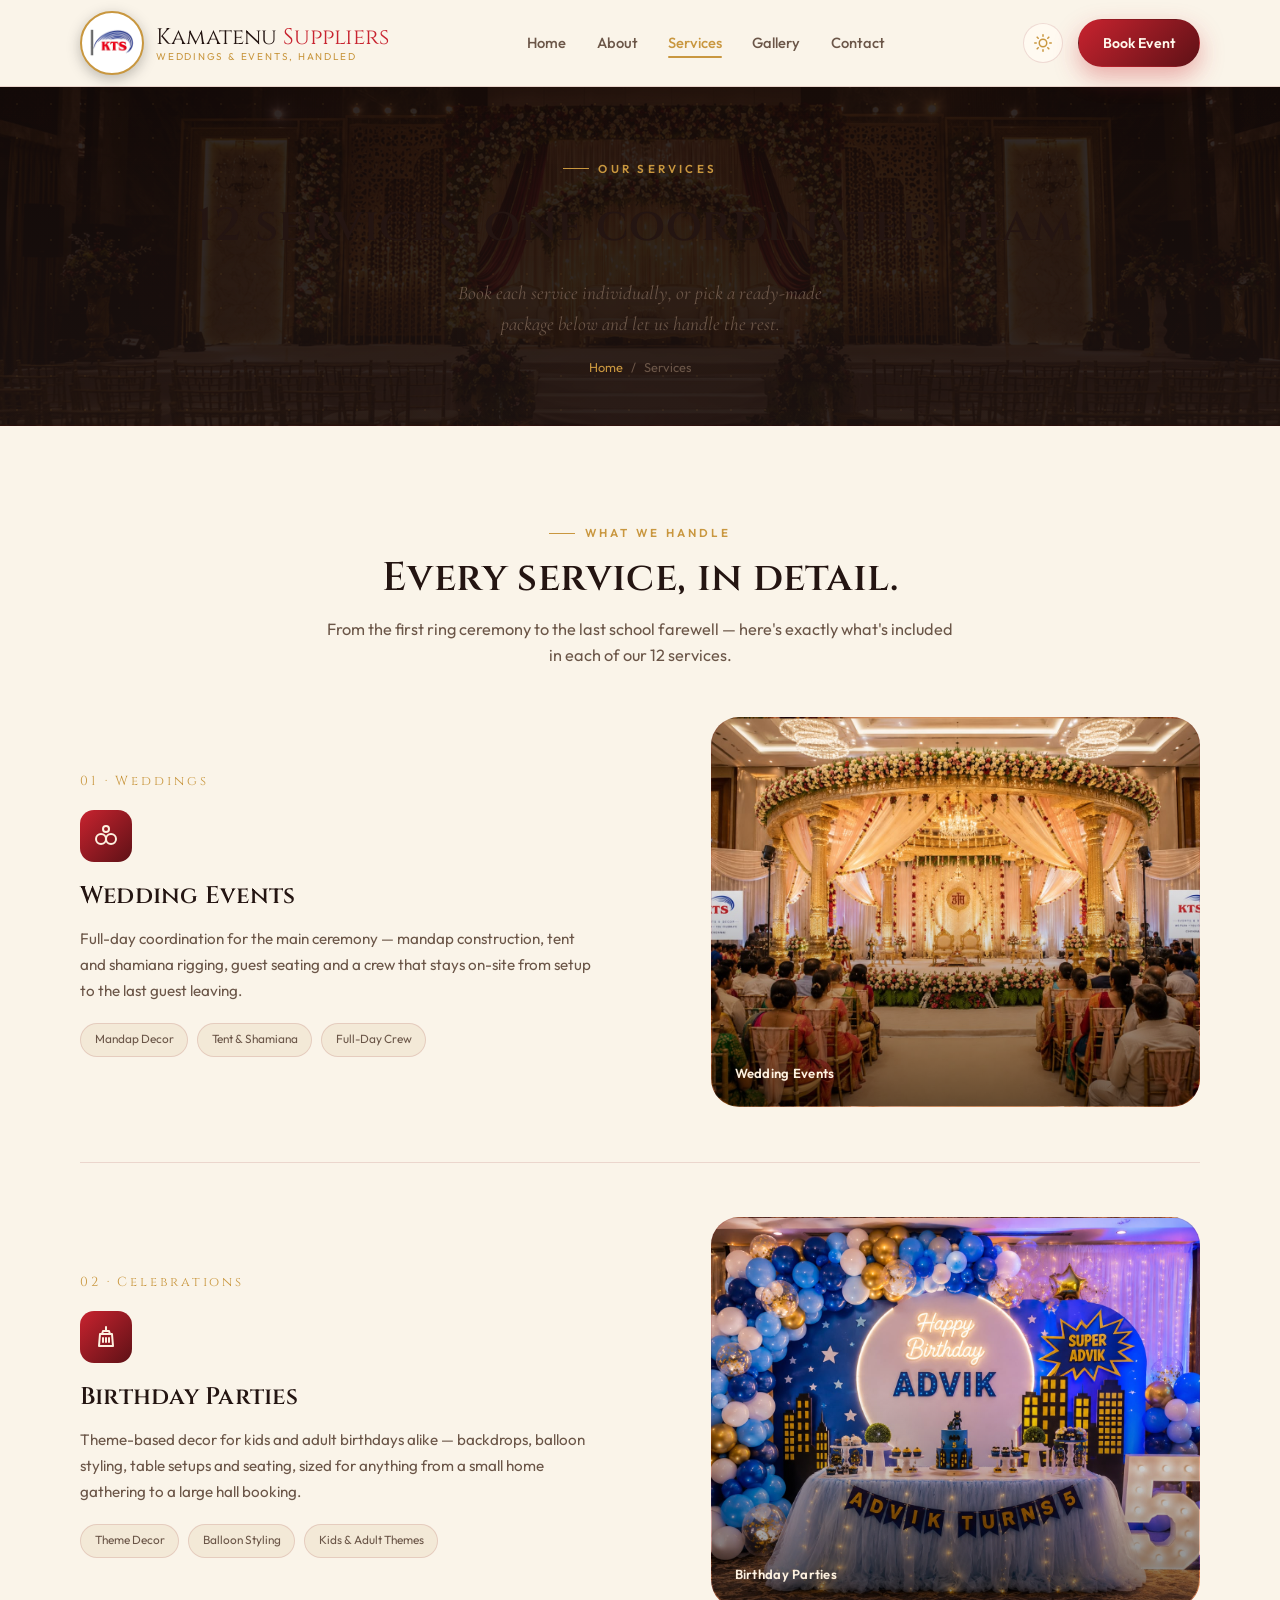
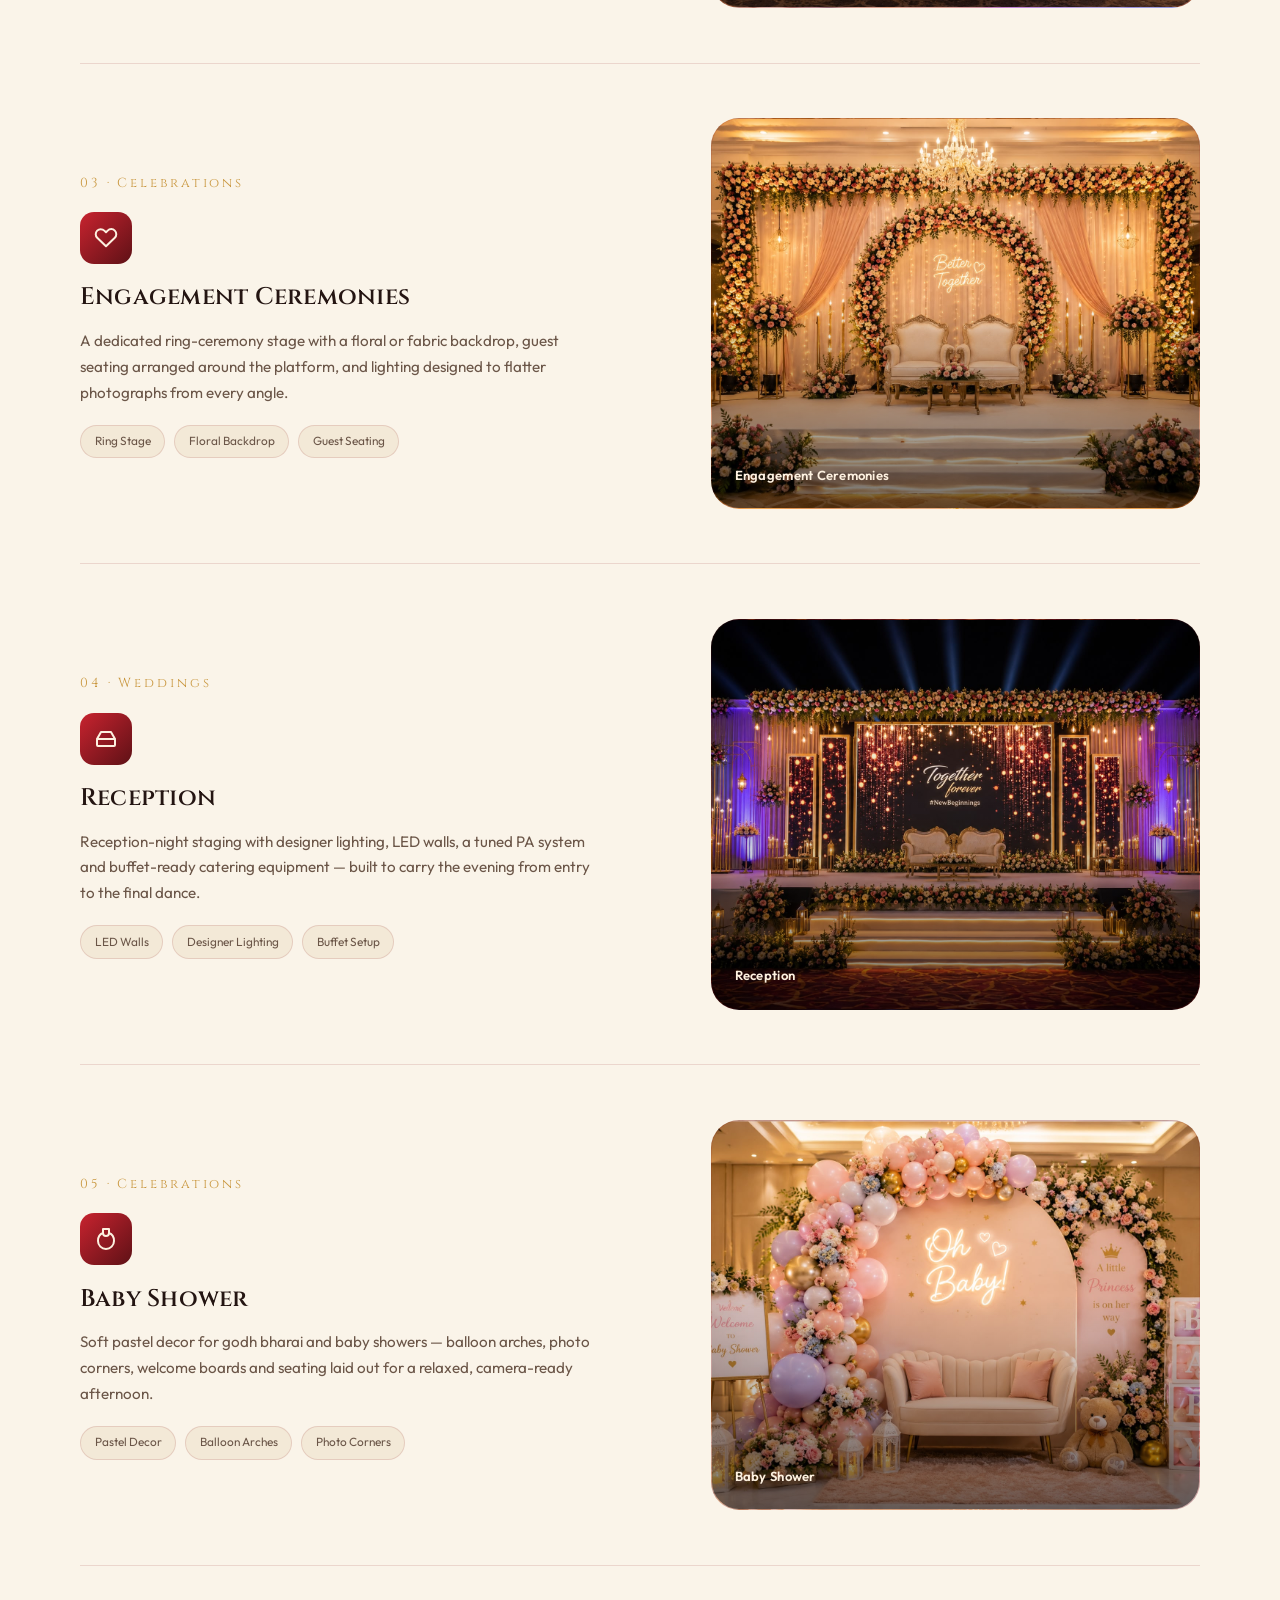
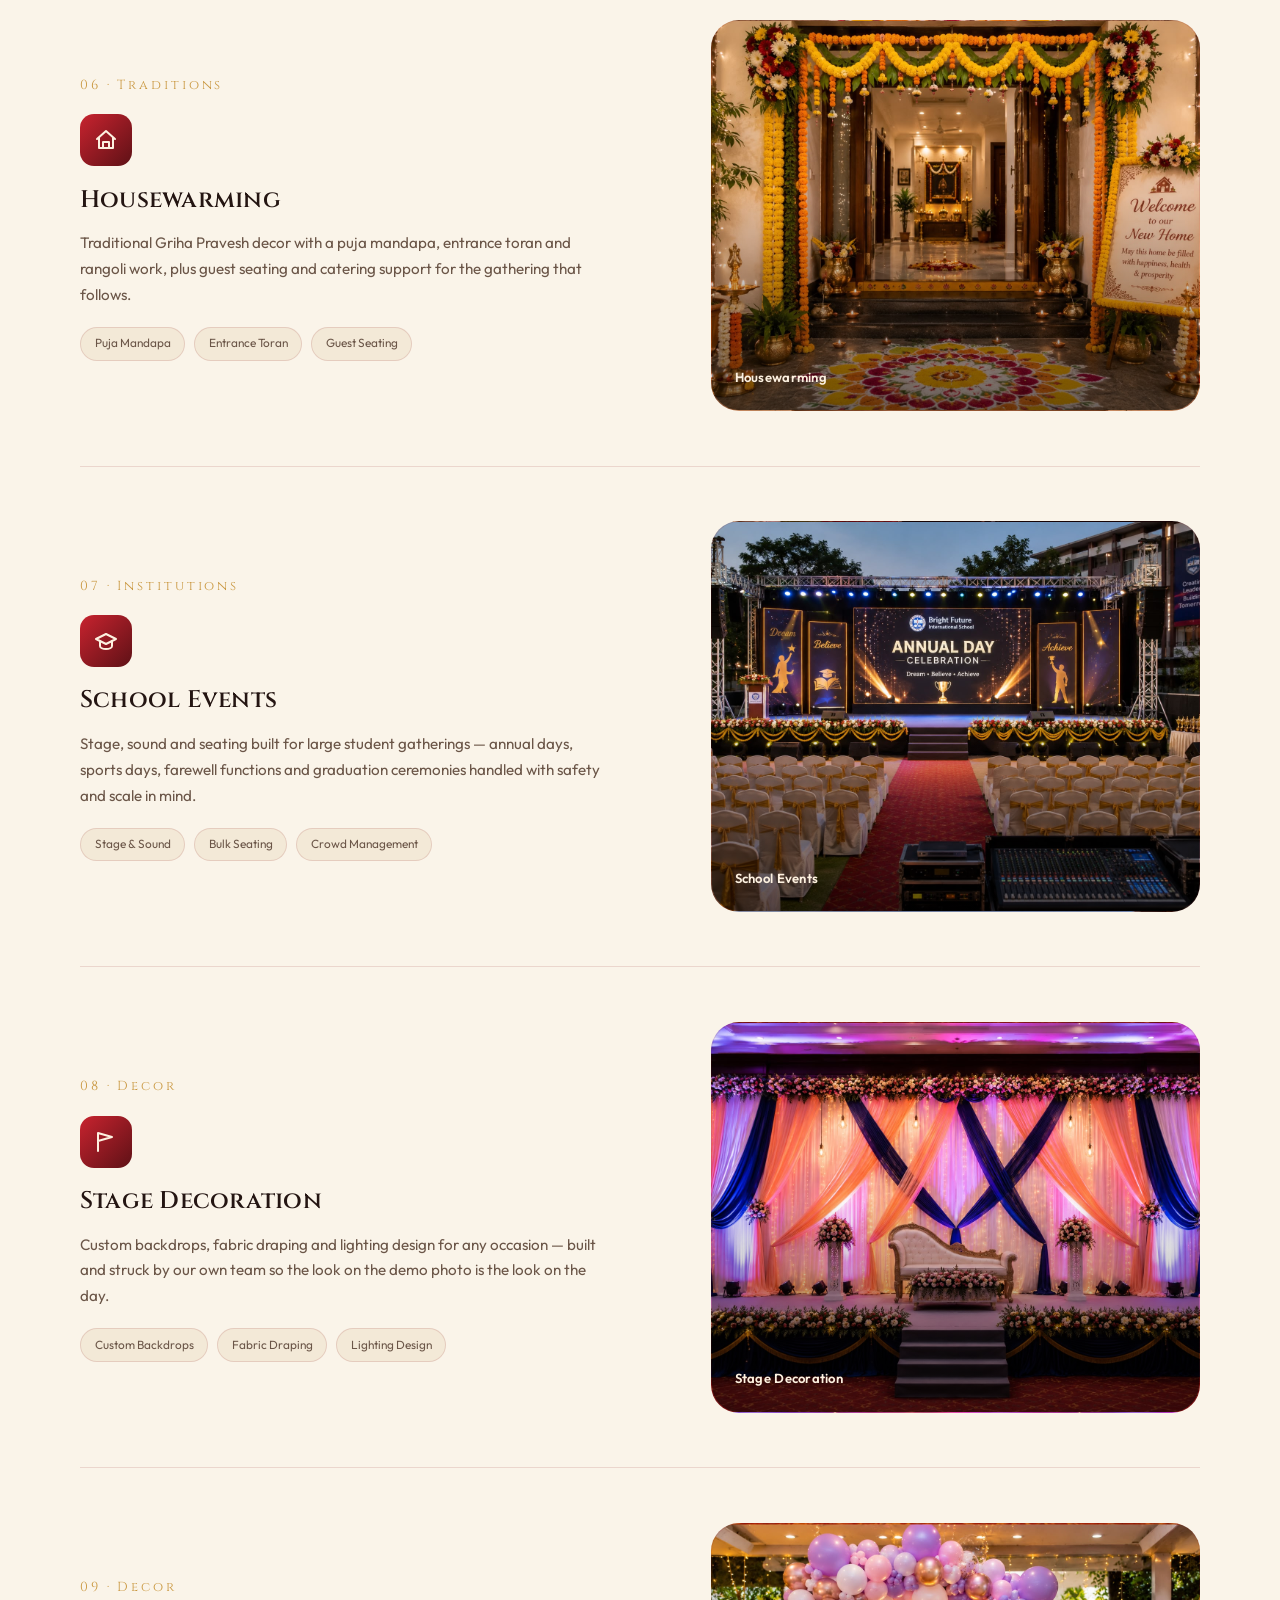
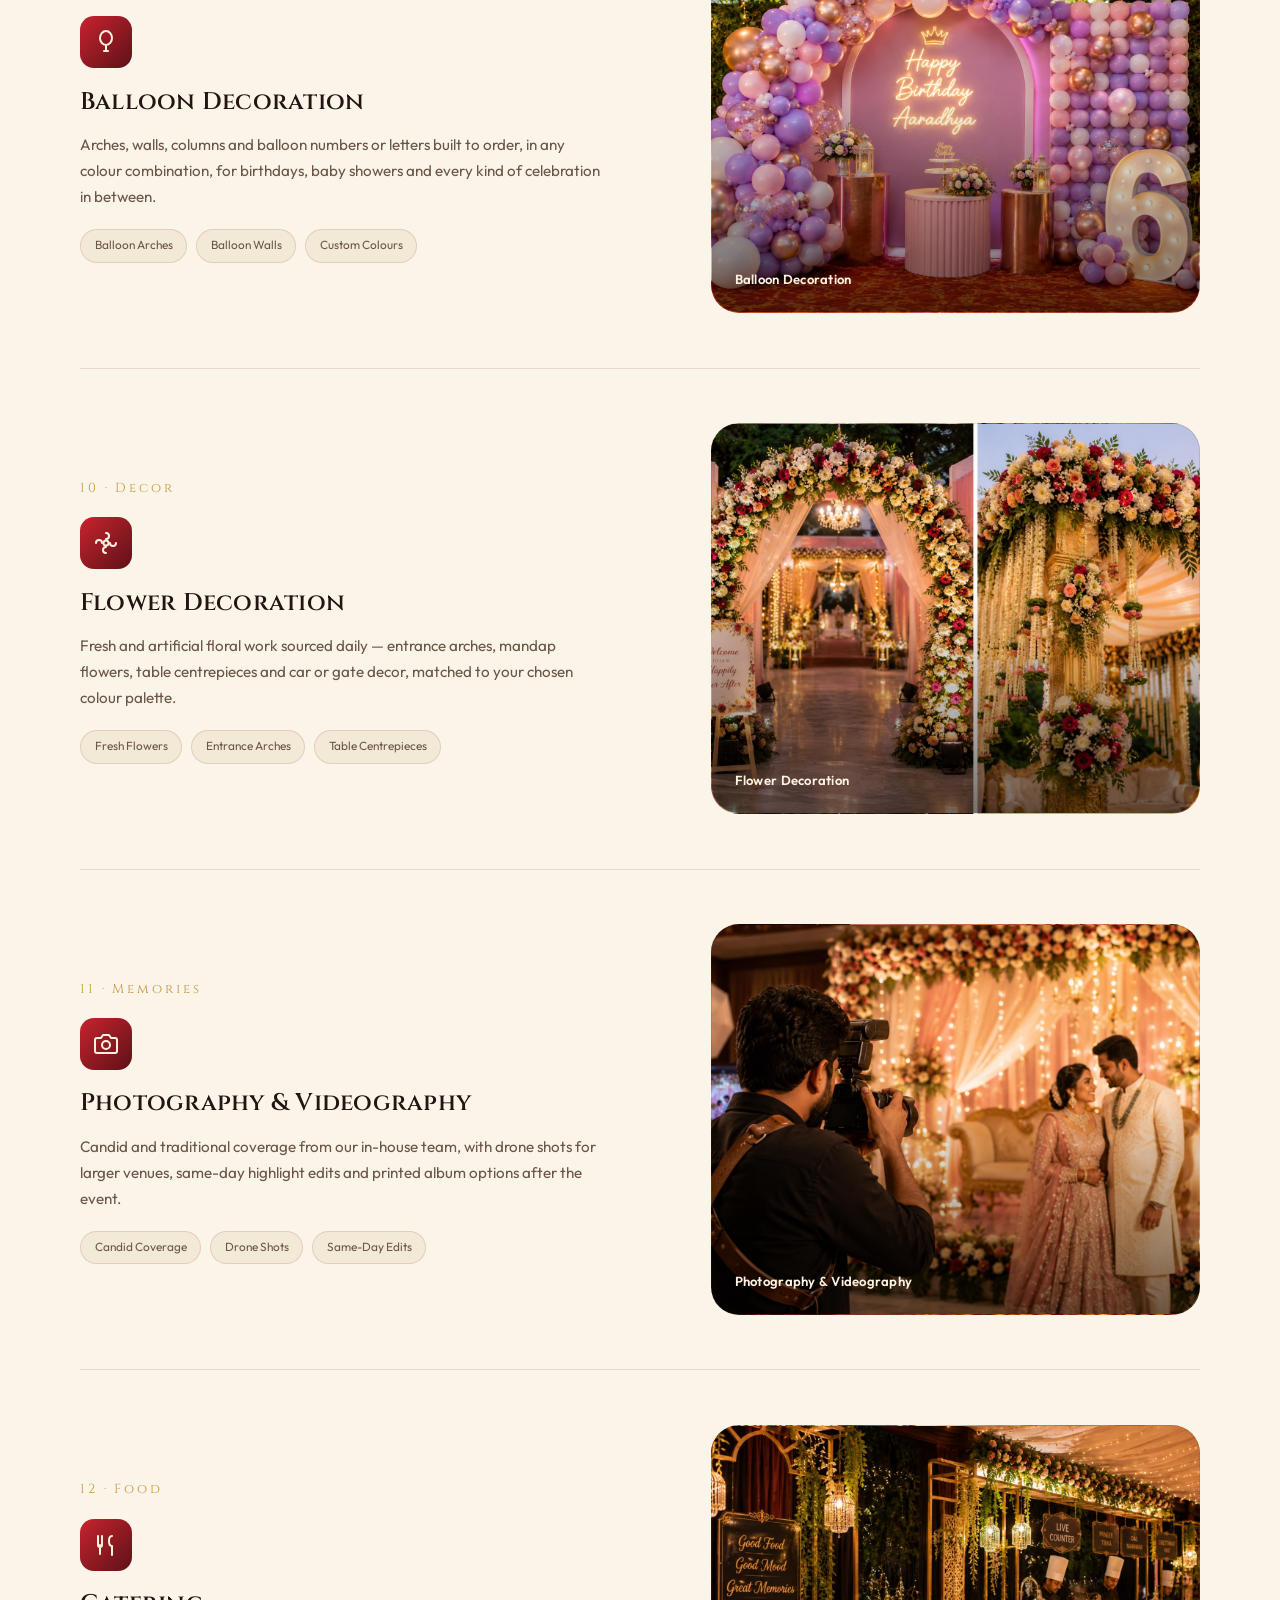
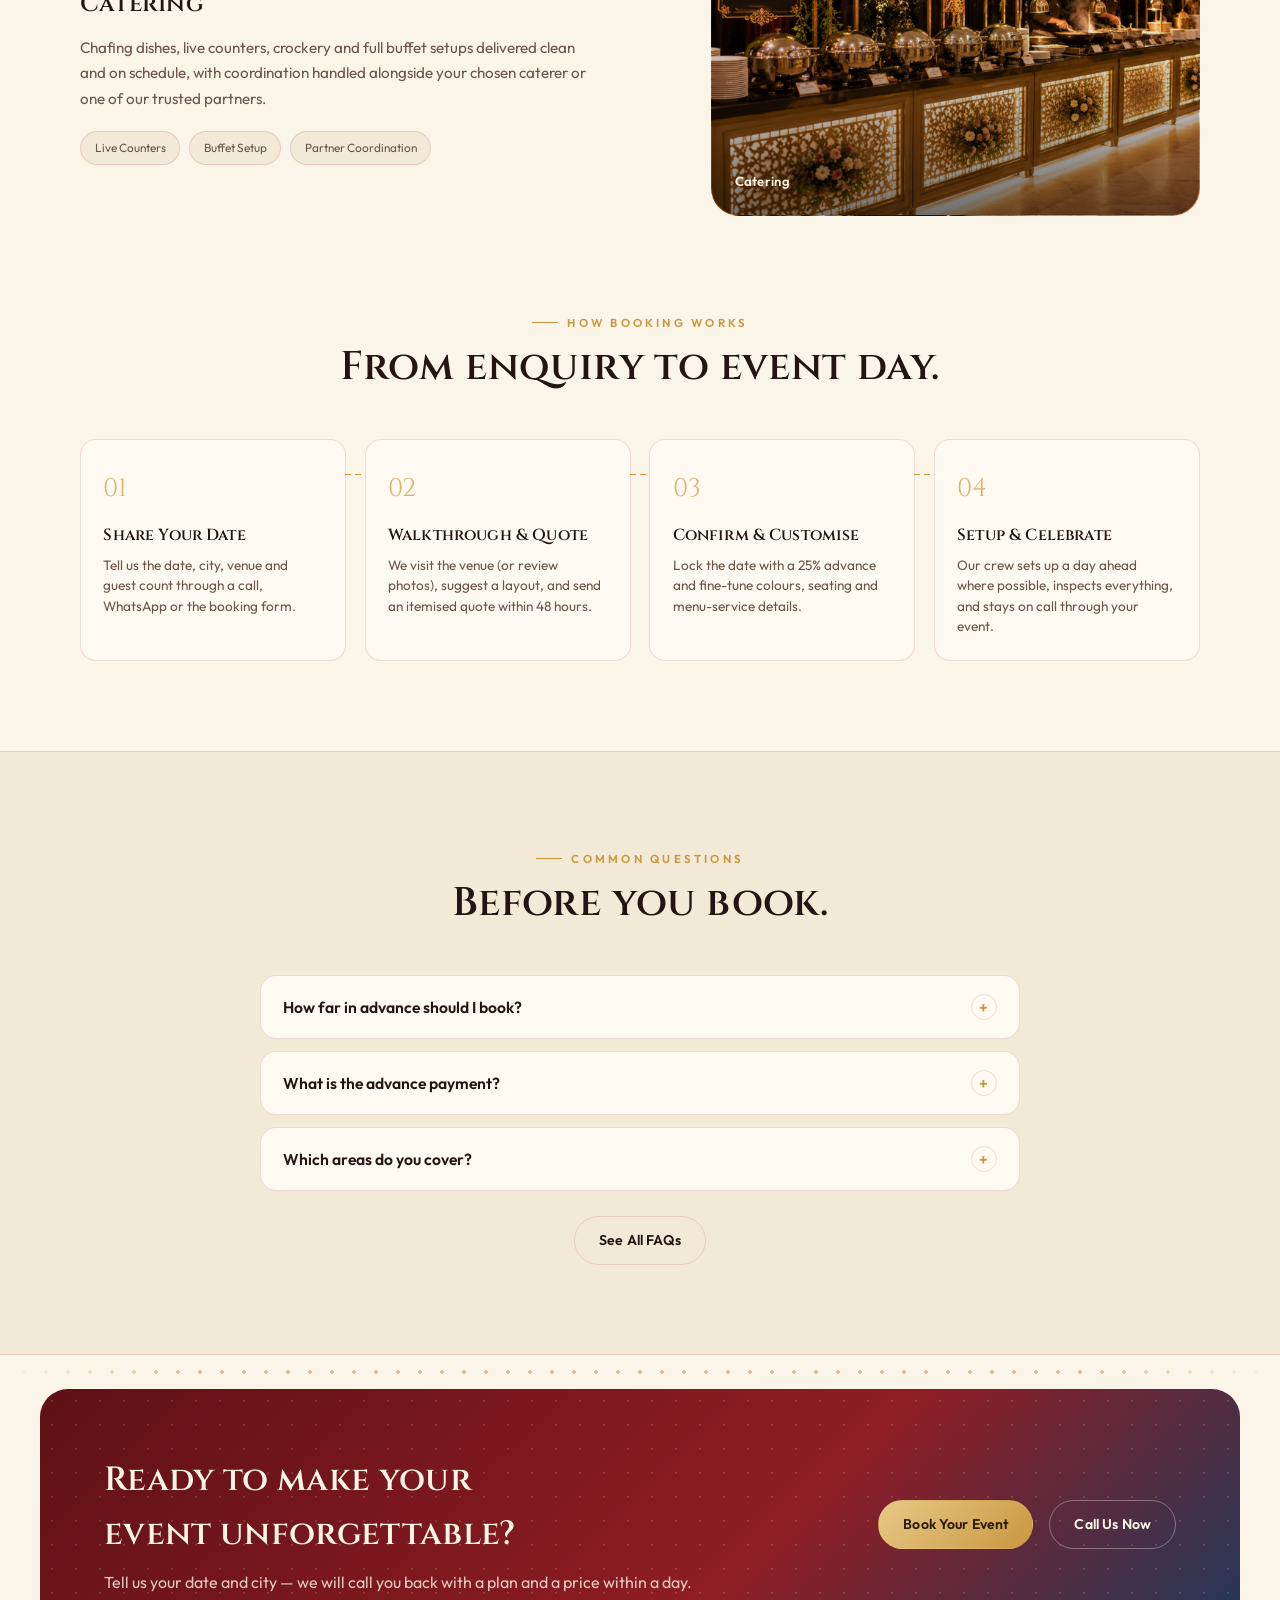
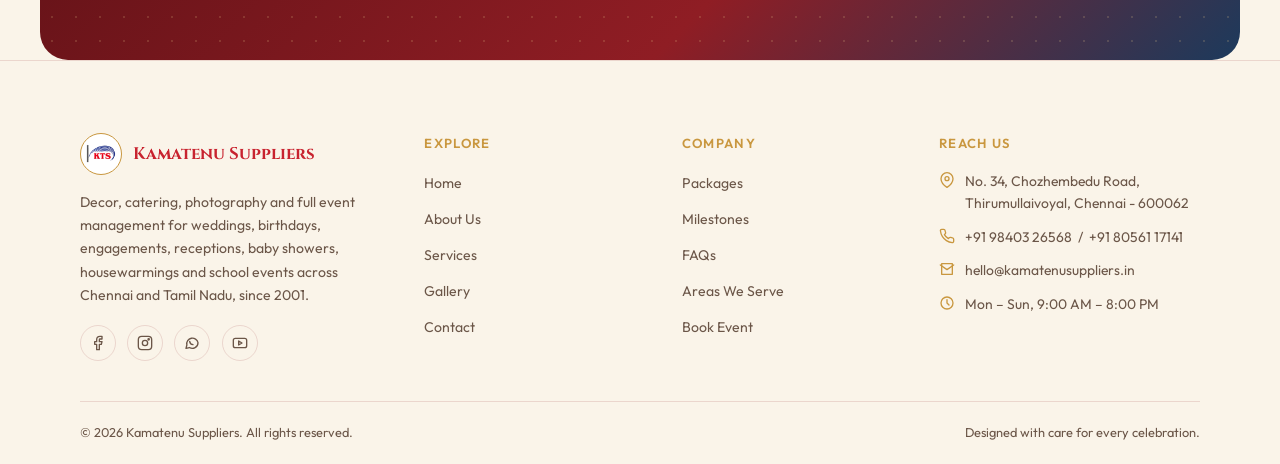
<file: services.html>
<!doctype html>
<html lang="en">
<head>
<meta charset="UTF-8">
<meta name="viewport" content="width=device-width, initial-scale=1.0">
<title>Services | Kamatenu Suppliers</title>
<meta name="description" content="Wedding events, birthday parties, engagement ceremonies, receptions, baby showers, housewarmings, school events, stage & balloon decor, flower decor, photography, videography and catering in Chennai.">
<link rel="icon" href="images/favicon.png">
<link rel="stylesheet" href="css/style.css">
</head>
<body>
  <header class="site-header">
    <div class="container">
      <a href="index.html" class="brand">
        <img src="images/logo.png" alt="Kamatenu Suppliers logo" class="brand-logo">
        <span class="brand-text">
          <span class="brand-name">Kamatenu <em>Suppliers</em></span>
          <span class="brand-tag">Weddings &amp; Events, Handled</span>
        </span>
      </a>

      <nav class="main-nav" id="mainNav">
        <ul>
          <li><a href="index.html">Home</a></li>
          <li><a href="about.html">About</a></li>
          <li><a href="services.html" class="active">Services</a></li>
          <li><a href="gallery.html">Gallery</a></li>
          <li><a href="contact.html">Contact</a></li>
        </ul>
      </nav>

      <div class="header-actions">
        <button class="theme-toggle" id="themeToggle" aria-label="Toggle light and dark theme">
          <svg viewBox="0 0 24 24" fill="none" stroke="currentColor" stroke-width="2" stroke-linecap="round" stroke-linejoin="round" class="icon-moon"><path d="M21 12.79A9 9 0 1 1 11.21 3 7 7 0 0 0 21 12.79z"/></svg>
          <svg viewBox="0 0 24 24" fill="none" stroke="currentColor" stroke-width="2" stroke-linecap="round" stroke-linejoin="round" class="icon-sun"><circle cx="12" cy="12" r="5"/><path d="M12 1v2M12 21v2M4.22 4.22l1.42 1.42M18.36 18.36l1.42 1.42M1 12h2M21 12h2M4.22 19.78l1.42-1.42M18.36 5.64l1.42-1.42"/></svg>
        </button>
        <a href="contact.html#book" class="btn btn-primary"><span>Book Event</span></a>
        <button class="nav-toggle" id="navToggle" aria-label="Toggle menu" aria-expanded="false">
          <span></span><span></span><span></span>
        </button>
      </div>
    </div>
  </header>


  <section class="page-banner" id="services" style="background-image: linear-gradient(180deg, rgba(20,11,9,.88) 0%, rgba(28,18,16,.92) 100%), url('images/services-banner.jpg'); background-size: cover; background-position: center;">
    <div class="container">
      <span class="eyebrow">Our Services</span>
      <h1>12 services, one coordinated team.</h1>
      <p>Book each service individually, or pick a ready-made package below and let us handle the rest.</p>
      <div class="breadcrumb"><a href="index.html">Home</a><span>/</span><span>Services</span></div>
    </div>
  </section>

  <section class="section">
    <div class="container">
      <div class="section-head center">
        <span class="eyebrow">What We Handle</span>
        <h2>Every service, in detail.</h2>
        <p>From the first ring ceremony to the last school farewell — here's exactly what's included in each of our 12 services.</p>
      </div>

      <div class="service-detail-list">

        <div class="service-detail-row">
          <div class="service-detail-content">
            <span class="service-detail-index">01 &middot; Weddings</span>
            <div class="service-detail-icon"><svg viewBox="0 0 24 24" fill="none" stroke="currentColor" stroke-width="2" stroke-linecap="round" stroke-linejoin="round"><path d="M12 8a3 3 0 1 0 0-6 3 3 0 0 0 0 6z"/><circle cx="7" cy="15" r="5"/><circle cx="17" cy="15" r="5"/></svg></div>
            <h3>Wedding Events</h3>
            <p>Full-day coordination for the main ceremony — mandap construction, tent and shamiana rigging, guest seating and a crew that stays on-site from setup to the last guest leaving.</p>
            <div class="service-detail-tags"><span class="service-tag">Mandap Decor</span><span class="service-tag">Tent &amp; Shamiana</span><span class="service-tag">Full-Day Crew</span></div>
          </div>
          <div class="service-detail-image sd1" style="background-image:url('images/service-01.jpg');background-size:cover;background-position:center;"><span>Wedding Events</span></div>
        </div>

        <div class="service-detail-row">
          <div class="service-detail-content">
            <span class="service-detail-index">02 &middot; Celebrations</span>
            <div class="service-detail-icon"><svg viewBox="0 0 24 24" fill="none" stroke="currentColor" stroke-width="2" stroke-linecap="round" stroke-linejoin="round"><path d="M12 2v4M9 6h6l1 3H8l1-3z"/><path d="M6 9h12l1 12H5L6 9z"/><path d="M9 13v4M12 13v4M15 13v4"/></svg></div>
            <h3>Birthday Parties</h3>
            <p>Theme-based decor for kids and adult birthdays alike — backdrops, balloon styling, table setups and seating, sized for anything from a small home gathering to a large hall booking.</p>
            <div class="service-detail-tags"><span class="service-tag">Theme Decor</span><span class="service-tag">Balloon Styling</span><span class="service-tag">Kids &amp; Adult Themes</span></div>
          </div>
          <div class="service-detail-image sd2" style="background-image:url('images/service-02.jpg');background-size:cover;background-position:center;"><span>Birthday Parties</span></div>
        </div>

        <div class="service-detail-row">
          <div class="service-detail-content">
            <span class="service-detail-index">03 &middot; Celebrations</span>
            <div class="service-detail-icon"><svg viewBox="0 0 24 24" fill="none" stroke="currentColor" stroke-width="2" stroke-linecap="round" stroke-linejoin="round"><path d="M20.8 4.6a5 5 0 0 0-7.1 0L12 6.3l-1.7-1.7a5 5 0 1 0-7.1 7.1L12 20.3l8.8-8.6a5 5 0 0 0 0-7.1z"/></svg></div>
            <h3>Engagement Ceremonies</h3>
            <p>A dedicated ring-ceremony stage with a floral or fabric backdrop, guest seating arranged around the platform, and lighting designed to flatter photographs from every angle.</p>
            <div class="service-detail-tags"><span class="service-tag">Ring Stage</span><span class="service-tag">Floral Backdrop</span><span class="service-tag">Guest Seating</span></div>
          </div>
          <div class="service-detail-image sd3" style="background-image:url('images/service-03.jpg');background-size:cover;background-position:center;"><span>Engagement Ceremonies</span></div>
        </div>

        <div class="service-detail-row">
          <div class="service-detail-content">
            <span class="service-detail-index">04 &middot; Weddings</span>
            <div class="service-detail-icon"><svg viewBox="0 0 24 24" fill="none" stroke="currentColor" stroke-width="2" stroke-linecap="round" stroke-linejoin="round"><rect x="3" y="12" width="18" height="7" rx="1"/><path d="M3 12l4-7h10l4 7"/></svg></div>
            <h3>Reception</h3>
            <p>Reception-night staging with designer lighting, LED walls, a tuned PA system and buffet-ready catering equipment — built to carry the evening from entry to the final dance.</p>
            <div class="service-detail-tags"><span class="service-tag">LED Walls</span><span class="service-tag">Designer Lighting</span><span class="service-tag">Buffet Setup</span></div>
          </div>
          <div class="service-detail-image sd4" style="background-image:url('images/service-04.jpg');background-size:cover;background-position:center;"><span>Reception</span></div>
        </div>

        <div class="service-detail-row">
          <div class="service-detail-content">
            <span class="service-detail-index">05 &middot; Celebrations</span>
            <div class="service-detail-icon"><svg viewBox="0 0 24 24" fill="none" stroke="currentColor" stroke-width="2" stroke-linecap="round" stroke-linejoin="round"><path d="M9 2h6v4a3 3 0 0 1-6 0V2z"/><path d="M9 6c-3 1-5 4-5 8a8 8 0 0 0 16 0c0-4-2-7-5-8"/></svg></div>
            <h3>Baby Shower</h3>
            <p>Soft pastel decor for godh bharai and baby showers — balloon arches, photo corners, welcome boards and seating laid out for a relaxed, camera-ready afternoon.</p>
            <div class="service-detail-tags"><span class="service-tag">Pastel Decor</span><span class="service-tag">Balloon Arches</span><span class="service-tag">Photo Corners</span></div>
          </div>
          <div class="service-detail-image sd5" style="background-image:url('images/service-05.jpg');background-size:cover;background-position:center;"><span>Baby Shower</span></div>
        </div>

        <div class="service-detail-row">
          <div class="service-detail-content">
            <span class="service-detail-index">06 &middot; Traditions</span>
            <div class="service-detail-icon"><svg viewBox="0 0 24 24" fill="none" stroke="currentColor" stroke-width="2" stroke-linecap="round" stroke-linejoin="round"><path d="M3 11l9-8 9 8"/><path d="M5 10v10h14V10"/><path d="M9 20v-6h6v6"/></svg></div>
            <h3>Housewarming</h3>
            <p>Traditional Griha Pravesh decor with a puja mandapa, entrance toran and rangoli work, plus guest seating and catering support for the gathering that follows.</p>
            <div class="service-detail-tags"><span class="service-tag">Puja Mandapa</span><span class="service-tag">Entrance Toran</span><span class="service-tag">Guest Seating</span></div>
          </div>
          <div class="service-detail-image sd6" style="background-image:url('images/service-06.jpg');background-size:cover;background-position:center;"><span>Housewarming</span></div>
        </div>

        <div class="service-detail-row">
          <div class="service-detail-content">
            <span class="service-detail-index">07 &middot; Institutions</span>
            <div class="service-detail-icon"><svg viewBox="0 0 24 24" fill="none" stroke="currentColor" stroke-width="2" stroke-linecap="round" stroke-linejoin="round"><path d="M22 10L12 5 2 10l10 5 10-5z"/><path d="M6 12v5c0 1.7 2.7 3 6 3s6-1.3 6-3v-5"/></svg></div>
            <h3>School Events</h3>
            <p>Stage, sound and seating built for large student gatherings — annual days, sports days, farewell functions and graduation ceremonies handled with safety and scale in mind.</p>
            <div class="service-detail-tags"><span class="service-tag">Stage &amp; Sound</span><span class="service-tag">Bulk Seating</span><span class="service-tag">Crowd Management</span></div>
          </div>
          <div class="service-detail-image sd7" style="background-image:url('images/service-07.jpg');background-size:cover;background-position:center;"><span>School Events</span></div>
        </div>

        <div class="service-detail-row">
          <div class="service-detail-content">
            <span class="service-detail-index">08 &middot; Decor</span>
            <div class="service-detail-icon"><svg viewBox="0 0 24 24" fill="none" stroke="currentColor" stroke-width="2" stroke-linecap="round" stroke-linejoin="round"><path d="M4 21V3M4 3l14 4-14 4"/></svg></div>
            <h3>Stage Decoration</h3>
            <p>Custom backdrops, fabric draping and lighting design for any occasion — built and struck by our own team so the look on the demo photo is the look on the day.</p>
            <div class="service-detail-tags"><span class="service-tag">Custom Backdrops</span><span class="service-tag">Fabric Draping</span><span class="service-tag">Lighting Design</span></div>
          </div>
          <div class="service-detail-image sd8" style="background-image:url('images/service-08.jpg');background-size:cover;background-position:center;"><span>Stage Decoration</span></div>
        </div>

        <div class="service-detail-row">
          <div class="service-detail-content">
            <span class="service-detail-index">09 &middot; Decor</span>
            <div class="service-detail-icon"><svg viewBox="0 0 24 24" fill="none" stroke="currentColor" stroke-width="2" stroke-linecap="round" stroke-linejoin="round"><ellipse cx="12" cy="8" rx="6" ry="7"/><path d="M12 15v6M10 21h4"/></svg></div>
            <h3>Balloon Decoration</h3>
            <p>Arches, walls, columns and balloon numbers or letters built to order, in any colour combination, for birthdays, baby showers and every kind of celebration in between.</p>
            <div class="service-detail-tags"><span class="service-tag">Balloon Arches</span><span class="service-tag">Balloon Walls</span><span class="service-tag">Custom Colours</span></div>
          </div>
          <div class="service-detail-image sd9" style="background-image:url('images/service-09.jpg');background-size:cover;background-position:center;"><span>Balloon Decoration</span></div>
        </div>

        <div class="service-detail-row">
          <div class="service-detail-content">
            <span class="service-detail-index">10 &middot; Decor</span>
            <div class="service-detail-icon"><svg viewBox="0 0 24 24" fill="none" stroke="currentColor" stroke-width="2" stroke-linecap="round" stroke-linejoin="round"><circle cx="12" cy="12" r="2.5"/><path d="M12 2a3 3 0 0 1 0 6M12 22a3 3 0 0 1 0-6M2 12a3 3 0 0 1 6 0M22 12a3 3 0 0 1-6 0"/></svg></div>
            <h3>Flower Decoration</h3>
            <p>Fresh and artificial floral work sourced daily — entrance arches, mandap flowers, table centrepieces and car or gate decor, matched to your chosen colour palette.</p>
            <div class="service-detail-tags"><span class="service-tag">Fresh Flowers</span><span class="service-tag">Entrance Arches</span><span class="service-tag">Table Centrepieces</span></div>
          </div>
          <div class="service-detail-image sd10" style="background-image:url('images/service-10.jpg');background-size:cover;background-position:center;"><span>Flower Decoration</span></div>
        </div>

        <div class="service-detail-row">
          <div class="service-detail-content">
            <span class="service-detail-index">11 &middot; Memories</span>
            <div class="service-detail-icon"><svg viewBox="0 0 24 24" fill="none" stroke="currentColor" stroke-width="2" stroke-linecap="round" stroke-linejoin="round"><path d="M23 19a2 2 0 0 1-2 2H3a2 2 0 0 1-2-2V8a2 2 0 0 1 2-2h4l2-3h6l2 3h4a2 2 0 0 1 2 2z"/><circle cx="12" cy="13" r="4"/></svg></div>
            <h3>Photography &amp; Videography</h3>
            <p>Candid and traditional coverage from our in-house team, with drone shots for larger venues, same-day highlight edits and printed album options after the event.</p>
            <div class="service-detail-tags"><span class="service-tag">Candid Coverage</span><span class="service-tag">Drone Shots</span><span class="service-tag">Same-Day Edits</span></div>
          </div>
          <div class="service-detail-image sd11" style="background-image:url('images/service-11.jpg');background-size:cover;background-position:center;"><span>Photography &amp; Videography</span></div>
        </div>

        <div class="service-detail-row">
          <div class="service-detail-content">
            <span class="service-detail-index">12 &middot; Food</span>
            <div class="service-detail-icon"><svg viewBox="0 0 24 24" fill="none" stroke="currentColor" stroke-width="2" stroke-linecap="round" stroke-linejoin="round"><path d="M4 3v9a2 2 0 0 0 2 2h0a2 2 0 0 0 2-2V3M6 12v9M18 3c-1.5 0-3 1.5-3 5s1.5 5 3 5v9"/></svg></div>
            <h3>Catering</h3>
            <p>Chafing dishes, live counters, crockery and full buffet setups delivered clean and on schedule, with coordination handled alongside your chosen caterer or one of our trusted partners.</p>
            <div class="service-detail-tags"><span class="service-tag">Live Counters</span><span class="service-tag">Buffet Setup</span><span class="service-tag">Partner Coordination</span></div>
          </div>
          <div class="service-detail-image sd12" style="background-image:url('images/service-12.jpg');background-size:cover;background-position:center;"><span>Catering</span></div>
        </div>

      </div>
    </div>
  </section>

  <section class="section" id="process" style="padding-top:0;">
    <div class="container">
      <div class="section-head center">
        <span class="eyebrow">How Booking Works</span>
        <h2>From enquiry to event day.</h2>
      </div>
      <div class="process-list">
        <div class="process-step">
          <h3>Share Your Date</h3>
          <p>Tell us the date, city, venue and guest count through a call, WhatsApp or the booking form.</p>
        </div>
        <div class="process-step">
          <h3>Walkthrough &amp; Quote</h3>
          <p>We visit the venue (or review photos), suggest a layout, and send an itemised quote within 48 hours.</p>
        </div>
        <div class="process-step">
          <h3>Confirm &amp; Customise</h3>
          <p>Lock the date with a 25% advance and fine-tune colours, seating and menu-service details.</p>
        </div>
        <div class="process-step">
          <h3>Setup &amp; Celebrate</h3>
          <p>Our crew sets up a day ahead where possible, inspects everything, and stays on call through your event.</p>
        </div>
      </div>
    </div>
  </section>

  

  <section class="section more-section" id="faq">
    <div class="container">
      <div class="section-head center">
        <span class="eyebrow">Common Questions</span>
        <h2>Before you book.</h2>
      </div>
      <div class="faq-list">
        <div class="faq-item">
          <button class="faq-question">
            <span>How far in advance should I book?</span>
            <span class="plus">+</span>
          </button>
          <div class="faq-answer"><p>For weekend weddings in season (Nov–Feb), we recommend booking 3–4 months ahead. Birthdays, baby showers and housewarmings can usually be booked 2–3 weeks out, subject to availability.</p></div>
        </div>
        <div class="faq-item">
          <button class="faq-question">
            <span>What is the advance payment?</span>
            <span class="plus">+</span>
          </button>
          <div class="faq-answer"><p>We confirm a date with a 25% advance against your final quote. The balance is split into a pre-event instalment and a final settlement on the day, as agreed in your contract.</p></div>
        </div>
        <div class="faq-item">
          <button class="faq-question">
            <span>Which areas do you cover?</span>
            <span class="plus">+</span>
          </button>
          <div class="faq-answer"><p>We are based in Thirumullaivoyal and regularly serve Ambattur, Avadi, Poonamallee, Red Hills and surrounding areas across Chennai. Longer-distance events elsewhere in Tamil Nadu can be arranged with advance notice.</p></div>
        </div>
      </div>
      <div style="text-align:center;margin-top:1.6rem;"><a href="contact.html#faq" class="btn btn-outline">See All FAQs</a></div>
    </div>
  </section>

  <div class="kolam-divider"></div>

  <section class="section cta-band">
    <div>
      <h2>Ready to make your event unforgettable?</h2>
      <p>Tell us your date and city — we will call you back with a plan and a price within a day.</p>
    </div>
    <div class="cta-actions">
      <a href="contact.html#book" class="btn btn-gold">Book Your Event</a>
      <a href="tel:+919840326568" class="btn btn-outline" style="border-color:rgba(253,246,231,.35);color:#fdf6e7;">Call Us Now</a>
    </div>
  </section>

  <footer class="site-footer">
    <div class="container">
      <div class="footer-grid">
        <div class="footer-col">
          <div class="footer-brand">
            <img src="images/logo.png" alt="Kamatenu Suppliers logo">
            <strong>Kamatenu Suppliers</strong>
          </div>
          <p>Decor, catering, photography and full event management for weddings, birthdays, engagements, receptions, baby showers, housewarmings and school events across Chennai and Tamil Nadu, since 2001.</p>
          <div class="footer-socials">
            <a href="#" aria-label="Facebook"><svg viewBox="0 0 24 24" fill="none" stroke="currentColor" stroke-width="2" stroke-linecap="round" stroke-linejoin="round"><path d="M18 2h-3a5 5 0 0 0-5 5v3H7v4h3v8h4v-8h3l1-4h-4V7a1 1 0 0 1 1-1h3z"/></svg></a>
            <a href="#" aria-label="Instagram"><svg viewBox="0 0 24 24" fill="none" stroke="currentColor" stroke-width="2" stroke-linecap="round" stroke-linejoin="round"><rect x="2" y="2" width="20" height="20" rx="5"/><circle cx="12" cy="12" r="4"/><circle cx="17.5" cy="6.5" r="1"/></svg></a>
            <a href="#" aria-label="WhatsApp"><svg viewBox="0 0 24 24" fill="none" stroke="currentColor" stroke-width="2" stroke-linecap="round" stroke-linejoin="round"><path d="M21 11.5a8.5 8.5 0 0 1-12.9 7.3L3 20l1.3-5A8.5 8.5 0 1 1 21 11.5z"/><path d="M8.5 9.5c.3 3 2 4.7 5 5"/></svg></a>
            <a href="#" aria-label="YouTube"><svg viewBox="0 0 24 24" fill="none" stroke="currentColor" stroke-width="2" stroke-linecap="round" stroke-linejoin="round"><rect x="2" y="5" width="20" height="14" rx="3"/><path d="M10 9l5 3-5 3z"/></svg></a>
          </div>
        </div>

        <div class="footer-col">
          <h4>Explore</h4>
          <ul>
            <li><a href="index.html">Home</a></li>
            <li><a href="about.html">About Us</a></li>
            <li><a href="services.html">Services</a></li>
            <li><a href="gallery.html">Gallery</a></li>
            <li><a href="contact.html">Contact</a></li>
          </ul>
        </div>

        <div class="footer-col">
          <h4>Company</h4>
          <ul>
            <li><a href="services.html#packages">Packages</a></li>
            <li><a href="about.html#milestones">Milestones</a></li>
            <li><a href="contact.html#faq">FAQs</a></li>
            <li><a href="contact.html#areas">Areas We Serve</a></li>
            <li><a href="contact.html#book">Book Event</a></li>
          </ul>
        </div>

        <div class="footer-col">
          <h4>Reach Us</h4>
          <div class="footer-contact-item"><svg viewBox="0 0 24 24" fill="none" stroke="currentColor" stroke-width="2" stroke-linecap="round" stroke-linejoin="round"><path d="M21 10c0 7-9 13-9 13s-9-6-9-13a9 9 0 0 1 18 0z"/><circle cx="12" cy="10" r="3"/></svg><span>No. 34, Chozhembedu Road, Thirumullaivoyal, Chennai - 600062</span></div>
          <div class="footer-contact-item" style="margin-top:.7rem;"><svg viewBox="0 0 24 24" fill="none" stroke="currentColor" stroke-width="2" stroke-linecap="round" stroke-linejoin="round"><path d="M22 16.92v3a2 2 0 0 1-2.18 2 19.79 19.79 0 0 1-8.63-3.07 19.5 19.5 0 0 1-6-6A19.79 19.79 0 0 1 2.11 4.18 2 2 0 0 1 4.11 2h3a2 2 0 0 1 2 1.72c.127.96.361 1.903.7 2.81a2 2 0 0 1-.45 2.11L8.09 9.91a16 16 0 0 0 6 6l1.27-1.27a2 2 0 0 1 2.11-.45c.907.339 1.85.573 2.81.7A2 2 0 0 1 22 16.92z"/></svg><span>+91 98403 26568 &nbsp;/&nbsp; +91 80561 17141</span></div>
          <div class="footer-contact-item" style="margin-top:.7rem;"><svg viewBox="0 0 24 24" fill="none" stroke="currentColor" stroke-width="2" stroke-linecap="round" stroke-linejoin="round"><path d="M4 4h16v16H4z"/><path d="M22 6l-10 7L2 6"/></svg><span>hello@kamatenusuppliers.in</span></div>
          <div class="footer-contact-item" style="margin-top:.7rem;"><svg viewBox="0 0 24 24" fill="none" stroke="currentColor" stroke-width="2" stroke-linecap="round" stroke-linejoin="round"><circle cx="12" cy="12" r="9"/><path d="M12 7v5l3 3"/></svg><span>Mon – Sun, 9:00 AM – 8:00 PM</span></div>
        </div>
      </div>

      <div class="footer-bottom">
        <span>&copy; <span id="year"></span> Kamatenu Suppliers. All rights reserved.</span>
        <span>Designed with care for every celebration.</span>
      </div>
    </div>
  </footer>

  <button class="back-to-top" id="backToTop" aria-label="Back to top"><svg viewBox="0 0 24 24" fill="none" stroke="currentColor" stroke-width="2" stroke-linecap="round" stroke-linejoin="round"><path d="M12 19V5M5 12l7-7 7 7"/></svg></button>

  <script src="js/script.js"></script>
</body>
</html>
</file>
<file: css/style.css>
/* ============================================================
   KAMATENU SUPPLIERS — style.css
   Design tokens are derived from the KTS letterhead:
   deep maroon + festive gold + navy swirl, on warm ink / cream.
   ============================================================ */

@import url('https://fonts.googleapis.com/css2?family=Cinzel:wght@500;600;700&family=Cormorant+Garamond:ital@1&family=Outfit:wght@300;400;500;600;700&display=swap');

:root{
  /* ---- brand tokens ---- */
  --maroon:        #8f1d24;
  --maroon-bright: #c8232f;
  --maroon-deep:   #5e1116;
  --gold:          #c9973f;
  --gold-light:    #e8c988;
  --navy:          #1c3a5c;

  /* ---- dark theme (default) ---- */
  --bg:            #140b09;
  --bg-alt:        #1c1210;
  --surface:       #241713;
  --surface-2:     #2c1c17;
  --text:          #f4ead9;
  --text-muted:    #c9b8a6;
  --border:        rgba(232, 201, 136, 0.16);
  --shadow:        0 20px 50px rgba(0,0,0,0.45);

  /* ---- fixed scale ---- */
  --radius-sm: 8px;
  --radius-md: 16px;
  --radius-lg: 28px;
  --gap: clamp(1rem, 2vw, 2rem);
  --container: 1200px;

  --font-display: 'Cinzel', serif;
  --font-quote: 'Cormorant Garamond', serif;
  --font-body: 'Outfit', sans-serif;
}

[data-theme="light"]{
  --bg:        #faf4e9;
  --bg-alt:    #f3e9d7;
  --surface:   #fffaf1;
  --surface-2: #fff;
  --text:      #241512;
  --text-muted:#6b5648;
  --border:    rgba(143, 29, 36, 0.14);
  --shadow:    0 20px 50px rgba(94, 55, 25, 0.12);
}

*, *::before, *::after{ box-sizing: border-box; }
html{ scroll-behavior: smooth; }
html:focus-within{ scroll-behavior: smooth; }

body{
  margin: 0;
  background: var(--bg);
  color: var(--text);
  font-family: var(--font-body);
  font-weight: 400;
  line-height: 1.6;
  -webkit-font-smoothing: antialiased;
  transition: background .35s ease, color .35s ease;
  overflow-x: hidden;
}

img{ max-width: 100%; display: block; }
a{ color: inherit; text-decoration: none; }
ul{ margin: 0; padding: 0; list-style: none; }
h1,h2,h3,h4{ margin: 0; font-family: var(--font-display); font-weight: 600; letter-spacing: .01em; }
p{ margin: 0; }
button{ font-family: inherit; cursor: pointer; }

:focus-visible{
  outline: 2px solid var(--gold);
  outline-offset: 3px;
}

.container{
  width: 100%;
  max-width: var(--container);
  margin-inline: auto;
  padding-inline: clamp(1.25rem, 4vw, 2.5rem);
}

.eyebrow{
  display: inline-flex;
  align-items: center;
  gap: .6rem;
  font-family: var(--font-body);
  font-size: .72rem;
  font-weight: 600;
  letter-spacing: .28em;
  text-transform: uppercase;
  color: var(--gold);
}
.eyebrow::before{
  content: "";
  width: 26px; height: 1px;
  background: var(--gold);
}

/* ============================================================
   KOLAM (rangoli) motif — the page's signature device.
   Repeating dotted-diamond pattern used as a divider & texture.
   ============================================================ */
.kolam-divider{
  height: 34px;
  background-image: radial-gradient(circle, var(--gold) 1.6px, transparent 1.7px);
  background-size: 22px 22px;
  background-position: center;
  opacity: .55;
  mask-image: linear-gradient(90deg, transparent, #000 15%, #000 85%, transparent);
  -webkit-mask-image: linear-gradient(90deg, transparent, #000 15%, #000 85%, transparent);
}

/* ============================================================
   HEADER
   ============================================================ */
.site-header{
  position: sticky;
  top: 0;
  z-index: 100;
  background: color-mix(in srgb, var(--bg) 88%, transparent);
  backdrop-filter: blur(14px);
  border-bottom: 1px solid var(--border);
}
.site-header .container{
  display: flex;
  align-items: center;
  justify-content: space-between;
  gap: 1.5rem;
  padding-block: .7rem;
}
.brand{
  display: flex;
  align-items: center;
  gap: .75rem;
  min-width: 0;
}
.brand-logo{
  width: 64px; height: 64px;
  border-radius: 50%;
  object-fit: cover;
  border: 2px solid var(--gold);
  flex-shrink: 0;
  background: #fff;
  box-shadow: 0 4px 14px rgba(0,0,0,.25);
}
.brand-text{ display: flex; flex-direction: column; line-height: 1.2; }
.brand-name{
  font-family: var(--font-display);
  font-size: clamp(1.1rem, 2.2vw, 1.4rem);
  color: var(--text);
  white-space: nowrap;
}
.brand-name em{
  font-style: normal;
  color: var(--maroon-bright);
}
.brand-tag{
  font-size: .62rem;
  letter-spacing: .18em;
  text-transform: uppercase;
  color: var(--gold);
}

.main-nav{ display: flex; align-items: center; gap: 2rem; }
.main-nav ul{ display: flex; align-items: center; gap: 1.9rem; }
.main-nav a{
  font-size: .92rem;
  font-weight: 500;
  color: var(--text-muted);
  position: relative;
  padding-block: 6px;
  transition: color .2s ease;
}
.main-nav a:hover, .main-nav a.active{ color: var(--gold); }
.main-nav a.active::after{
  content: "";
  position: absolute; left: 0; right: 0; bottom: 0;
  height: 2px; background: var(--gold);
  border-radius: 2px;
}

.header-actions{ display: flex; align-items: center; gap: .9rem; }

.theme-toggle{
  width: 40px; height: 40px;
  border-radius: 50%;
  border: 1px solid var(--border);
  background: var(--surface);
  display: grid; place-items: center;
  color: var(--gold);
  flex-shrink: 0;
  transition: transform .3s ease, background .3s ease;
}
.theme-toggle:hover{ transform: rotate(18deg); }
.theme-toggle svg{ width: 18px; height: 18px; }
.theme-toggle .icon-sun{ display: none; }
[data-theme="light"] .theme-toggle .icon-sun{ display: block; }
[data-theme="light"] .theme-toggle .icon-moon{ display: none; }

.btn{
  display: inline-flex;
  align-items: center;
  justify-content: center;
  gap: .5rem;
  padding: .75rem 1.5rem;
  border-radius: 999px;
  font-size: .88rem;
  font-weight: 600;
  letter-spacing: .01em;
  border: 1px solid transparent;
  transition: transform .2s ease, box-shadow .2s ease, background .2s ease, color .2s ease;
  white-space: nowrap;
}
.btn:active{ transform: scale(.97); }
.btn-primary{
  background: linear-gradient(135deg, var(--maroon-bright), var(--maroon-deep));
  color: #fff8ec;
  box-shadow: 0 10px 24px rgba(200,35,47,.35);
}
.btn-primary:hover{ box-shadow: 0 14px 30px rgba(200,35,47,.5); transform: translateY(-2px); }
.btn-outline{
  border-color: var(--border);
  color: var(--text);
  background: transparent;
}
.btn-outline:hover{ border-color: var(--gold); color: var(--gold); }
.btn-gold{
  background: linear-gradient(135deg, var(--gold-light), var(--gold));
  color: #2b1a08;
}
.btn-gold:hover{ transform: translateY(-2px); box-shadow: 0 14px 26px rgba(201,151,63,.35); }

.nav-toggle{
  display: none;
  width: 42px; height: 42px;
  border-radius: 10px;
  border: 1px solid var(--border);
  background: var(--surface);
  align-items: center; justify-content: center;
  flex-direction: column; gap: 5px;
}
.nav-toggle span{
  width: 20px; height: 2px; background: var(--text);
  transition: transform .25s ease, opacity .25s ease;
}
.nav-toggle.open span:nth-child(1){ transform: translateY(7px) rotate(45deg); }
.nav-toggle.open span:nth-child(2){ opacity: 0; }
.nav-toggle.open span:nth-child(3){ transform: translateY(-7px) rotate(-45deg); }

/* ============================================================
   HERO
   ============================================================ */
.hero{
  position: relative;
  overflow: hidden;
  background:
    radial-gradient(ellipse 60% 60% at 82% 8%, rgba(201,151,63,.16), transparent 60%),
    radial-gradient(ellipse 55% 55% at 8% 100%, rgba(200,35,47,.18), transparent 60%),
    linear-gradient(180deg, var(--bg) 0%, var(--bg-alt) 100%);
  padding-block: clamp(3.5rem, 9vw, 6.5rem) clamp(3rem, 6vw, 4.5rem);
  border-bottom: 1px solid var(--border);
}
.hero::before{
  content: "";
  position: absolute; inset: 0;
  background-image: radial-gradient(circle, var(--gold) 1px, transparent 1.4px);
  background-size: 34px 34px;
  opacity: .07;
  pointer-events: none;
}
.hero .container{
  display: grid;
  grid-template-columns: 1.05fr .95fr;
  gap: clamp(2rem, 5vw, 4rem);
  align-items: center;
  position: relative;
}
.hero-badge{
  display: inline-flex; align-items: center; gap: .5rem;
  background: var(--surface);
  border: 1px solid var(--border);
  padding: .45rem .9rem;
  border-radius: 999px;
  font-size: .78rem;
  color: var(--gold);
  margin-bottom: 1.3rem;
}
.hero-badge b{ color: var(--text); font-weight: 600; }
.hero h1{
  font-size: clamp(2.1rem, 4.4vw, 3.4rem);
  line-height: 1.32;
  padding-block: .1em;
  color: var(--text);
}
.hero h1 em{
  font-style: normal;
  color: var(--gold-light);
  position: relative;
  white-space: nowrap;
}
.hero h1 em::after{
  content: "";
  position: absolute;
  left: 0; right: 0; bottom: .06em;
  height: .1em;
  background: linear-gradient(90deg, var(--maroon-bright), var(--gold));
  border-radius: 2px;
  opacity: .55;
}
.hero-sub{
  font-family: var(--font-quote);
  font-style: italic;
  font-size: clamp(1.05rem, 1.6vw, 1.3rem);
  color: var(--text-muted);
  max-width: 46ch;
  margin-top: 1.15rem;
}
.hero-actions{ display: flex; flex-wrap: wrap; gap: 1rem; margin-top: 2rem; }
.hero-stats{
  display: flex;
  flex-wrap: wrap;
  gap: clamp(1.5rem, 4vw, 2.8rem);
  margin-top: 2.3rem;
}
.hstat{ display: flex; flex-direction: column; }
.hstat-num{
  font-family: var(--font-display);
  font-size: clamp(1.4rem, 2.6vw, 1.9rem);
  color: var(--gold-light);
}
.hstat-lbl{
  font-size: .72rem;
  letter-spacing: .06em;
  text-transform: uppercase;
  color: var(--text-muted);
  margin-top: .2rem;
}
.hero-contacts{
  display: flex; flex-wrap: wrap; gap: 1.6rem;
  margin-top: 2.2rem;
  padding-top: 1.6rem;
  border-top: 1px dashed var(--border);
}
.hero-contact{ display: flex; align-items: center; gap: .6rem; }
.hero-contact .ic{
  width: 36px; height: 36px; border-radius: 50%;
  background: var(--surface); border: 1px solid var(--border);
  display: grid; place-items: center; color: var(--gold); flex-shrink: 0;
}
.hero-contact .ic svg{ width: 16px; height: 16px; }
.hero-contact span{ display: block; font-size: .68rem; color: var(--text-muted); letter-spacing: .06em; text-transform: uppercase; }
.hero-contact strong{ font-size: .92rem; font-weight: 600; }

.hero-visual{ position: relative; }
.hero-frame{
  position: relative;
  border-radius: var(--radius-lg);
  padding: clamp(2.2rem, 5vw, 3.5rem);
  background: linear-gradient(155deg, var(--maroon-deep), var(--maroon) 55%, var(--navy));
  box-shadow: var(--shadow);
  overflow: hidden;
  aspect-ratio: 4/4.3;
  display: flex; flex-direction: column; align-items: center; justify-content: center; text-align: center;
  color: #fdf6e7;
}
.hero-frame::before{
  content: "";
  position: absolute; inset: 0;
  background-image: radial-gradient(circle, rgba(232,201,136,.35) 1.4px, transparent 1.6px);
  background-size: 26px 26px;
  opacity: .5;
}
.hero-frame img{
  width: 118px; height: 118px;
  border-radius: 50%;
  border: 3px solid var(--gold-light);
  background: #fff;
  position: relative;
  margin-bottom: 1.4rem;
}
.hero-frame .fr-title{
  font-family: var(--font-display);
  font-size: 1.5rem;
  position: relative;
}
.hero-frame .fr-est{
  position: relative;
  margin-top: .4rem;
  font-size: .78rem;
  letter-spacing: .22em;
  text-transform: uppercase;
  color: var(--gold-light);
}
.hero-frame .fr-motto{
  position: relative;
  margin-top: 1.2rem;
  font-family: var(--font-quote);
  font-style: italic;
  font-size: 1.05rem;
  color: rgba(253,246,231,.85);
  max-width: 22ch;
}
.hero-float{
  position: absolute;
  bottom: -18px; left: -18px;
  background: var(--surface);
  border: 1px solid var(--border);
  border-radius: var(--radius-md);
  padding: 1rem 1.3rem;
  box-shadow: var(--shadow);
  display: flex; align-items: center; gap: .8rem;
}
.hero-float .num{ font-family: var(--font-display); font-size: 1.5rem; color: var(--maroon-bright); }
.hero-float .lbl{ font-size: .72rem; color: var(--text-muted); max-width: 12ch; line-height: 1.25; }

/* ============================================================
   SECTION scaffolding
   ============================================================ */
.section{ padding-block: clamp(3.5rem, 7vw, 6rem); }
.section-head{
  max-width: 640px;
  margin-bottom: clamp(2rem, 4vw, 3rem);
}
.section-head.center{ margin-inline: auto; text-align: center; }
.section-head h2{
  font-size: clamp(1.7rem, 3.2vw, 2.5rem);
  margin-top: .7rem;
  line-height: 1.2;
}
.section-head p{
  margin-top: .9rem;
  color: var(--text-muted);
  font-size: 1.02rem;
}

/* ---- About ---- */
.about{ background: var(--bg-alt); border-block: 1px solid var(--border); }
.about .container{
  display: grid;
  grid-template-columns: .85fr 1.15fr;
  gap: clamp(2rem, 5vw, 4rem);
  align-items: center;
}
.page-banner{
  position: relative;
  overflow: hidden;
  text-align: center;
  background:
    radial-gradient(ellipse 60% 60% at 82% 8%, rgba(201,151,63,.16), transparent 60%),
    radial-gradient(ellipse 55% 55% at 8% 100%, rgba(200,35,47,.18), transparent 60%),
    linear-gradient(180deg, var(--bg) 0%, var(--bg-alt) 100%);
  padding-block: clamp(2.75rem, 6vw, 4rem) clamp(2.25rem, 4vw, 3rem);
  border-bottom: 1px solid var(--border);
}
.about-stats{
  display: grid;
  grid-template-columns: repeat(3, 1fr);
  gap: 1rem;
  margin-top: 2.2rem;
}
.stat{
  background: var(--surface);
  border: 1px solid var(--border);
  border-radius: var(--radius-md);
  padding: 1.2rem 1rem;
  text-align: center;
}
.stat .stat-num{
  font-family: var(--font-display);
  font-size: clamp(1.4rem, 2.6vw, 1.9rem);
  color: var(--maroon-bright);
}
.stat .stat-lbl{ font-size: .74rem; color: var(--text-muted); margin-top: .3rem; letter-spacing: .04em; }

/* ---- Services grid (compact cards, used on Home) ---- */
.services-grid{
  display: grid;
  grid-template-columns: repeat(4, 1fr);
  gap: 1.15rem;
}
.service-card{
  background: var(--surface);
  border: 1px solid var(--border);
  border-radius: var(--radius-md);
  padding: 1.6rem 1.3rem;
  transition: transform .25s ease, border-color .25s ease, box-shadow .25s ease;
}
.service-card:hover{
  transform: translateY(-6px);
  border-color: var(--gold);
  box-shadow: var(--shadow);
}
.service-icon{
  width: 48px; height: 48px;
  border-radius: 12px;
  background: linear-gradient(135deg, var(--maroon-bright), var(--maroon-deep));
  display: grid; place-items: center;
  color: #fdf1e0;
  margin-bottom: 1rem;
}
.service-icon svg{ width: 22px; height: 22px; }
.service-card h3{ font-family: var(--font-body); font-size: 1.02rem; font-weight: 600; }
.service-card p{ margin-top: .4rem; font-size: .85rem; color: var(--text-muted); line-height: 1.5; }

/* ---- Service Detail rows (Services page — image right, copy left) ---- */
.service-detail-list{ display: flex; flex-direction: column; }
.service-detail-row{
  display: grid;
  grid-template-columns: 1.08fr .92fr;
  gap: clamp(2rem, 5vw, 3.6rem);
  align-items: center;
  padding-block: clamp(2.4rem, 5vw, 3.4rem);
  border-bottom: 1px solid var(--border);
}
.service-detail-list .service-detail-row:first-child{ padding-top: 0; }
.service-detail-list .service-detail-row:last-child{ border-bottom: none; padding-bottom: 0; }
.service-detail-index{
  font-family: var(--font-display);
  font-size: .82rem;
  letter-spacing: .22em;
  color: var(--gold);
}
.service-detail-icon{
  width: 52px; height: 52px;
  border-radius: 14px;
  background: linear-gradient(135deg, var(--maroon-bright), var(--maroon-deep));
  display: grid; place-items: center;
  color: #fdf1e0;
  margin-block: 1.1rem .9rem;
}
.service-detail-icon svg{ width: 24px; height: 24px; }
.service-detail-content h3{ font-size: clamp(1.2rem, 2vw, 1.5rem); }
.service-detail-content p{ margin-top: .7rem; color: var(--text-muted); font-size: .95rem; line-height: 1.7; max-width: 52ch; }
.service-detail-tags{ display: flex; flex-wrap: wrap; gap: .55rem; margin-top: 1.2rem; }
.service-tag{
  font-size: .74rem;
  padding: .4rem .85rem;
  border-radius: 999px;
  background: var(--bg-alt);
  border: 1px solid var(--border);
  color: var(--text-muted);
}
.service-detail-image{
  position: relative;
  border-radius: var(--radius-lg);
  aspect-ratio: 5/4;
  display: flex;
  align-items: flex-end;
  padding: 1.4rem;
  overflow: hidden;
  border: 1px solid var(--border);
  color: #fdf1e0;
}
.service-detail-image::after{
  content: "";
  position: absolute; inset: 0;
  background: linear-gradient(180deg, transparent 45%, rgba(0,0,0,.55));
}
.service-detail-image span{ position: relative; z-index: 1; font-weight: 600; font-size: .82rem; letter-spacing: .02em; }
.service-detail-image.sd1{ background: linear-gradient(135deg, var(--maroon), var(--maroon-deep)); }
.service-detail-image.sd2{ background: linear-gradient(135deg, var(--gold), #a97a2e); }
.service-detail-image.sd3{ background: linear-gradient(135deg, var(--navy), #0f2338); }
.service-detail-image.sd4{ background: linear-gradient(135deg, var(--maroon-bright), var(--navy)); }
.service-detail-image.sd5{ background: linear-gradient(135deg, var(--gold-light), var(--maroon)); }
.service-detail-image.sd6{ background: linear-gradient(135deg, #4a2412, var(--maroon-deep)); }
.service-detail-image.sd7{ background: linear-gradient(135deg, var(--navy), var(--maroon)); }
.service-detail-image.sd8{ background: linear-gradient(135deg, var(--maroon-deep), var(--gold)); }
.service-detail-image.sd9{ background: linear-gradient(135deg, var(--gold), var(--navy)); }
.service-detail-image.sd10{ background: linear-gradient(135deg, var(--maroon-bright), var(--gold-light)); }
.service-detail-image.sd11{ background: linear-gradient(135deg, #0f2338, var(--maroon-bright)); }
.service-detail-image.sd12{ background: linear-gradient(135deg, var(--gold), var(--maroon-deep)); }

/* ---- Milestone timeline (About page) ---- */
.timeline{ position: relative; max-width: 800px; margin-inline: auto; }
.timeline::before{
  content: "";
  position: absolute; left: 21px; top: 8px; bottom: 8px; width: 2px;
  background: linear-gradient(var(--gold), transparent);
}
.milestone{ position: relative; display: flex; gap: 1.6rem; padding-bottom: 2.2rem; }
.milestone:last-child{ padding-bottom: 0; }
.milestone-dot{
  flex-shrink: 0;
  width: 44px; height: 44px;
  border-radius: 50%;
  background: var(--surface);
  border: 2px solid var(--gold);
  display: grid; place-items: center;
  font-family: var(--font-display);
  font-size: .68rem;
  color: var(--gold);
  position: relative; z-index: 1;
}
.milestone-body{
  background: var(--surface);
  border: 1px solid var(--border);
  border-radius: var(--radius-md);
  padding: 1.3rem 1.5rem;
  flex: 1;
}
.milestone-year{
  font-family: var(--font-body);
  color: var(--maroon-bright);
  font-size: .74rem;
  font-weight: 700;
  letter-spacing: .1em;
  text-transform: uppercase;
  display: block;
  margin-bottom: .3rem;
}
.milestone-body h3{ font-size: 1.02rem; }
.milestone-body p{ margin-top: .45rem; font-size: .88rem; color: var(--text-muted); line-height: 1.6; }

/* ---- Gallery ---- */
.gallery{ background: var(--bg-alt); border-block: 1px solid var(--border); }
.gallery-grid{
  display: grid;
  grid-template-columns: repeat(3, 1fr);
  grid-auto-rows: 240px;
  gap: 1.1rem;
}
.gallery-item{
  border-radius: var(--radius-md);
  position: relative;
  overflow: hidden;
  display: flex; align-items: flex-end;
  padding: 1rem;
  color: #fdf1e0;
  font-size: .82rem;
  font-weight: 600;
  letter-spacing: .03em;
  border: 1px solid var(--border);
}
.gallery-item::after{
  content: "";
  position: absolute; inset: 0;
  background: linear-gradient(180deg, transparent 40%, rgba(0,0,0,.55));
}
.gallery-item span{ position: relative; z-index: 1; }
.gallery-item.g1{ background: linear-gradient(135deg, var(--maroon), var(--maroon-deep)); }
.gallery-item.g2{ background: linear-gradient(135deg, var(--navy), #0f2338); }
.gallery-item.g3{ background: linear-gradient(135deg, var(--gold), #a97a2e); }
.gallery-item.g4{ background: linear-gradient(135deg, var(--maroon-bright), var(--navy)); }
.gallery-item.g5{ background: linear-gradient(135deg, var(--gold-light), var(--maroon)); }
.gallery-item.g6{ background: linear-gradient(135deg, #4a2412, var(--maroon-deep)); }
.gallery-note{
  margin-top: 1.3rem;
  font-size: .82rem;
  color: var(--text-muted);
  text-align: center;
}
.gallery-cta{ text-align: center; margin-top: 2rem; }

/* ---- Testimonials ---- */
.testimonial-grid{
  display: grid;
  grid-template-columns: repeat(3, 1fr);
  gap: 1.25rem;
}
.testimonial-card{
  background: var(--surface);
  border: 1px solid var(--border);
  border-radius: var(--radius-md);
  padding: 1.8rem;
}
.testimonial-card .stars{ color: var(--gold); letter-spacing: .15em; font-size: .9rem; }
.testimonial-card p{
  font-family: var(--font-quote);
  font-style: italic;
  font-size: 1.05rem;
  margin-top: .9rem;
  color: var(--text);
  line-height: 1.55;
}
.testimonial-who{ display: flex; align-items: center; gap: .7rem; margin-top: 1.2rem; }
.testimonial-avatar{
  width: 38px; height: 38px; border-radius: 50%;
  background: linear-gradient(135deg, var(--maroon-bright), var(--gold));
  display: grid; place-items: center;
  color: #fff; font-family: var(--font-display); font-size: .85rem;
}
.testimonial-who strong{ display: block; font-size: .88rem; }
.testimonial-who span{ font-size: .74rem; color: var(--text-muted); }

/* ---- Why Choose Us / Values ---- */
.why-us{ background: var(--bg-alt); border-block: 1px solid var(--border); }
.why-grid{
  display: grid;
  grid-template-columns: repeat(3, 1fr);
  gap: 1.15rem;
}
.why-card{
  background: var(--surface);
  border: 1px solid var(--border);
  border-radius: var(--radius-md);
  padding: 1.6rem;
  display: flex;
  gap: 1rem;
  align-items: flex-start;
  transition: transform .25s ease, border-color .25s ease;
}
.why-card:hover{ transform: translateY(-4px); border-color: var(--gold); }
.why-icon{
  width: 44px; height: 44px;
  flex-shrink: 0;
  border-radius: 50%;
  background: var(--bg-alt);
  border: 1px solid var(--border);
  display: grid; place-items: center;
  color: var(--gold);
}
.why-icon svg{ width: 20px; height: 20px; }
.why-card h3{ font-size: .98rem; font-weight: 600; font-family: var(--font-body); }
.why-card p{ margin-top: .3rem; font-size: .84rem; color: var(--text-muted); line-height: 1.5; }

/* ---- Process ---- */
.process-list{
  display: grid;
  grid-template-columns: repeat(4, 1fr);
  gap: 1.15rem;
  counter-reset: step;
}
.process-step{
  position: relative;
  background: var(--surface);
  border: 1px solid var(--border);
  border-radius: var(--radius-md);
  padding: 1.8rem 1.4rem 1.5rem;
}
.process-step::before{
  counter-increment: step;
  content: counter(step, decimal-leading-zero);
  font-family: var(--font-display);
  font-size: 1.6rem;
  color: var(--gold);
  opacity: .7;
}
.process-step h3{ font-size: 1rem; font-weight: 600; margin-top: .8rem; }
.process-step p{ margin-top: .4rem; font-size: .85rem; color: var(--text-muted); line-height: 1.5; }
.process-step:not(:last-child)::after{
  content: "";
  position: absolute;
  top: 2.1rem; right: -1.15rem;
  width: 1.15rem; height: 1px;
  background: repeating-linear-gradient(90deg, var(--gold) 0 6px, transparent 6px 10px);
  display: none;
}
@media (min-width: 981px){
  .process-step:not(:last-child)::after{ display: block; }
}

/* ---- Stats strip ---- */
.stats-strip{
  background: linear-gradient(135deg, var(--maroon-deep), var(--maroon) 60%, var(--navy));
  border-radius: var(--radius-lg);
  margin-inline: clamp(1.25rem, 4vw, 2.5rem);
  padding: clamp(2rem, 5vw, 3rem);
  display: grid;
  grid-template-columns: repeat(4, 1fr);
  gap: 1.5rem;
  color: #fdf6e7;
  position: relative;
  overflow: hidden;
}
.stats-strip::before{
  content: "";
  position: absolute; inset: 0;
  background-image: radial-gradient(circle, var(--gold-light) 1.3px, transparent 1.5px);
  background-size: 24px 24px;
  opacity: .15;
}
.stats-strip .sstat{ position: relative; text-align: center; }
.stats-strip .sstat-num{ font-family: var(--font-display); font-size: clamp(1.6rem, 3vw, 2.3rem); color: var(--gold-light); }
.stats-strip .sstat-lbl{ margin-top: .3rem; font-size: .76rem; letter-spacing: .06em; text-transform: uppercase; color: rgba(253,246,231,.78); }

/* ---- Packages ---- */
.packages-grid{
  display: grid;
  grid-template-columns: repeat(3, 1fr);
  gap: 1.3rem;
  align-items: stretch;
}
.package-card{
  background: var(--surface);
  border: 1px solid var(--border);
  border-radius: var(--radius-lg);
  padding: 2rem 1.7rem;
  display: flex;
  flex-direction: column;
}
.package-card.featured{
  border-color: var(--gold);
  background: linear-gradient(165deg, var(--surface), var(--surface-2));
  box-shadow: var(--shadow);
  position: relative;
  transform: translateY(-8px);
}
.package-ribbon{
  position: absolute;
  top: -13px; left: 50%;
  transform: translateX(-50%);
  background: linear-gradient(135deg, var(--gold-light), var(--gold));
  color: #2b1a08;
  font-size: .68rem;
  font-weight: 700;
  letter-spacing: .08em;
  text-transform: uppercase;
  padding: .35rem .9rem;
  border-radius: 999px;
}
.package-name{ font-family: var(--font-display); font-size: 1.2rem; }
.package-desc{ margin-top: .4rem; font-size: .84rem; color: var(--text-muted); }
.package-price{ margin-top: 1.1rem; font-family: var(--font-display); font-size: 1.7rem; color: var(--maroon-bright); }
.package-price span{ font-family: var(--font-body); font-size: .78rem; color: var(--text-muted); font-weight: 400; }
.package-features{ margin-top: 1.3rem; display: flex; flex-direction: column; gap: .65rem; flex-grow: 1; }
.package-features li{ display: flex; align-items: flex-start; gap: .55rem; font-size: .87rem; color: var(--text); }
.package-features svg{ width: 16px; height: 16px; color: var(--gold); flex-shrink: 0; margin-top: 2px; }
.package-card .btn{ margin-top: 1.5rem; width: 100%; }

/* ---- Areas We Serve ---- */
.areas{ background: var(--bg-alt); border-block: 1px solid var(--border); }
.areas-chips{
  display: flex;
  flex-wrap: wrap;
  gap: .75rem;
  justify-content: center;
  max-width: 760px;
  margin-inline: auto;
}
.area-chip{
  display: inline-flex; align-items: center; gap: .45rem;
  background: var(--surface);
  border: 1px solid var(--border);
  border-radius: 999px;
  padding: .55rem 1.1rem;
  font-size: .86rem;
  color: var(--text-muted);
  transition: border-color .2s ease, color .2s ease;
}
.area-chip:hover{ border-color: var(--gold); color: var(--gold); }
.area-chip svg{ width: 14px; height: 14px; color: var(--gold); }
.areas-note{ text-align: center; margin-top: 1.4rem; font-size: .85rem; color: var(--text-muted); }

/* ---- Newsletter ---- */
.newsletter{
  background: var(--bg);
}
.newsletter-box{
  max-width: 780px;
  margin-inline: auto;
  text-align: center;
  background: var(--surface);
  border: 1px solid var(--border);
  border-radius: var(--radius-lg);
  padding: clamp(2rem, 5vw, 3rem);
}
.newsletter-box h2{ font-size: clamp(1.4rem, 2.6vw, 1.9rem); }
.newsletter-box p{ margin-top: .7rem; color: var(--text-muted); font-size: .92rem; }
.newsletter-form{
  margin-top: 1.6rem;
  display: flex;
  gap: .8rem;
  max-width: 460px;
  margin-inline: auto;
  flex-wrap: wrap;
}
.newsletter-form input{
  flex: 1 1 220px;
  padding: .8rem 1.1rem;
  border-radius: 999px;
  border: 1px solid var(--border);
  background: var(--bg-alt);
  color: var(--text);
  font-family: inherit;
  font-size: .88rem;
}
.newsletter-form input:focus{ outline: none; border-color: var(--gold); }
.newsletter-note{ margin-top: 1rem; font-size: .8rem; color: var(--text-muted); min-height: 1.2em; }
.newsletter-note.success{ color: var(--gold); }

/* ---- More / FAQ ---- */
.more-section{ background: var(--bg-alt); border-block: 1px solid var(--border); }
.faq-list{ max-width: 760px; margin-inline: auto; display: flex; flex-direction: column; gap: .8rem; }
.faq-item{
  background: var(--surface);
  border: 1px solid var(--border);
  border-radius: var(--radius-md);
  overflow: hidden;
}
.faq-question{
  width: 100%;
  display: flex; align-items: center; justify-content: space-between;
  gap: 1rem;
  padding: 1.1rem 1.4rem;
  background: none; border: none; color: var(--text);
  font-family: var(--font-body); font-size: .98rem; font-weight: 600; text-align: left;
}
.faq-question .plus{
  flex-shrink: 0;
  width: 26px; height: 26px; border-radius: 50%;
  border: 1px solid var(--border);
  display: grid; place-items: center;
  color: var(--gold);
  transition: transform .3s ease;
}
.faq-item.open .faq-question .plus{ transform: rotate(135deg); }
.faq-answer{
  max-height: 0;
  overflow: hidden;
  transition: max-height .35s ease;
}
.faq-answer p{
  padding: 0 1.4rem 1.2rem;
  color: var(--text-muted);
  font-size: .9rem;
  line-height: 1.6;
}

/* ---- CTA band ---- */
.cta-band{
  position: relative;
  overflow: hidden;
  border-radius: var(--radius-lg);
  margin-inline: clamp(1.25rem, 4vw, 2.5rem);
  padding: clamp(2.5rem, 6vw, 4rem);
  background: linear-gradient(135deg, var(--maroon-deep), var(--maroon) 60%, var(--navy));
  color: #fdf6e7;
  display: flex; flex-wrap: wrap; align-items: center; justify-content: space-between; gap: 2rem;
}
.cta-band::before{
  content: "";
  position: absolute; inset: 0;
  background-image: radial-gradient(circle, var(--gold-light) 1.3px, transparent 1.5px);
  background-size: 24px 24px;
  opacity: .18;
}
.cta-band h2{ font-size: clamp(1.5rem, 3vw, 2.1rem); position: relative; max-width: 20ch; }
.cta-band p{ margin-top: .6rem; color: rgba(253,246,231,.8); position: relative; }
.cta-actions{ display: flex; gap: 1rem; flex-wrap: wrap; position: relative; }

/* ============================================================
   FOOTER
   ============================================================ */
.site-footer{
  background: var(--bg);
  border-top: 1px solid var(--border);
  padding-top: clamp(3rem, 6vw, 4.5rem);
}
.footer-grid{
  display: grid;
  grid-template-columns: 1.4fr 1fr 1fr 1.2fr;
  gap: 2.5rem;
  padding-bottom: 2.5rem;
}
.footer-brand{ display: flex; align-items: center; gap: .7rem; margin-bottom: 1rem; }
.footer-brand img{ width: 42px; height: 42px; border-radius: 50%; border: 1.5px solid var(--gold); background:#fff; }
.footer-brand strong{ font-family: var(--font-display); color: var(--maroon-bright); font-size: 1.05rem; }
.footer-col p{ color: var(--text-muted); font-size: .88rem; line-height: 1.65; }
.footer-col h4{
  font-family: var(--font-body); font-size: .82rem; font-weight: 600;
  letter-spacing: .1em; text-transform: uppercase; color: var(--gold);
  margin-bottom: 1rem;
}
.footer-col ul{ display: flex; flex-direction: column; gap: .65rem; }
.footer-col a{ font-size: .88rem; color: var(--text-muted); transition: color .2s ease; }
.footer-col a:hover{ color: var(--gold); }
.footer-contact-item{ display: flex; align-items: flex-start; gap: .6rem; font-size: .87rem; color: var(--text-muted); overflow-wrap: anywhere; word-break: break-word; }
.footer-contact-item svg{ width: 16px; height: 16px; margin-top: 2px; color: var(--gold); flex-shrink: 0; }
.footer-socials{ display: flex; gap: .7rem; margin-top: 1.1rem; }
.footer-socials a{
  width: 36px; height: 36px; border-radius: 50%;
  border: 1px solid var(--border);
  display: grid; place-items: center;
  color: var(--text-muted);
}
.footer-socials a:hover{ color: var(--gold); border-color: var(--gold); }
.footer-socials svg{ width: 16px; height: 16px; }
.footer-bottom{
  border-top: 1px solid var(--border);
  padding-block: 1.3rem;
  display: flex; flex-wrap: wrap; align-items: center; justify-content: space-between; gap: 1rem;
  font-size: .8rem; color: var(--text-muted);
}

/* ============================================================
   Back to top
   ============================================================ */
.back-to-top{
  position: fixed;
  right: 1.5rem; bottom: 1.5rem;
  width: 46px; height: 46px;
  border-radius: 50%;
  background: linear-gradient(135deg, var(--maroon-bright), var(--maroon-deep));
  color: #fff;
  display: grid; place-items: center;
  border: none;
  box-shadow: var(--shadow);
  opacity: 0; visibility: hidden; transform: translateY(10px);
  transition: opacity .25s ease, transform .25s ease, visibility .25s;
  z-index: 90;
}
.back-to-top.show{ opacity: 1; visibility: visible; transform: translateY(0); }
.back-to-top svg{ width: 18px; height: 18px; }

/* ============================================================
   Page banner (interior pages)
   ============================================================ */
.page-banner{
  position: relative;
  overflow: hidden;
  text-align: center;
  background:
    radial-gradient(ellipse 60% 60% at 82% 8%, rgba(201,151,63,.16), transparent 60%),
    radial-gradient(ellipse 55% 55% at 8% 100%, rgba(200,35,47,.18), transparent 60%),
    linear-gradient(180deg, var(--bg) 0%, var(--bg-alt) 100%);
  padding-block: clamp(2.75rem, 6vw, 4rem) clamp(2.25rem, 4vw, 3rem);
  border-bottom: 1px solid var(--border);
}
.page-banner::before{
  content: "";
  position: absolute; inset: 0;
  background-image: radial-gradient(circle, var(--gold) 1px, transparent 1.4px);
  background-size: 34px 34px;
  opacity: .07;
  pointer-events: none;
}
.page-banner .container{ position: relative; }
.page-banner .eyebrow{ justify-content: center; }
.page-banner h1{
  font-size: clamp(1.9rem, 4vw, 2.9rem);
  margin-top: .7rem;
}
.page-banner p{
  font-family: var(--font-quote);
  font-style: italic;
  font-size: clamp(1rem, 1.5vw, 1.2rem);
  color: var(--text-muted);
  max-width: 52ch;
  margin: .9rem auto 0;
}
.breadcrumb{
  display: flex;
  justify-content: center;
  gap: .5rem;
  margin-top: 1.1rem;
  font-size: .8rem;
  color: var(--text-muted);
}
.breadcrumb a{ color: var(--gold); }

/* ============================================================
   Booking form (Book Event)
   ============================================================ */
.booking{ background: var(--bg-alt); border-block: 1px solid var(--border); }
.booking-box{
  max-width: 760px;
  margin-inline: auto;
  background: var(--surface);
  border: 1px solid var(--border);
  border-radius: var(--radius-lg);
  padding: clamp(1.75rem, 4vw, 2.75rem);
}
.booking-grid{
  display: grid;
  grid-template-columns: 1fr 1fr;
  gap: 1.1rem;
  margin-top: 1.6rem;
}
.booking-grid .full{ grid-column: 1 / -1; }
.field label{
  display: block;
  font-size: .78rem;
  letter-spacing: .04em;
  text-transform: uppercase;
  color: var(--gold);
  margin-bottom: .5rem;
}
.field input, .field select, .field textarea{
  width: 100%;
  padding: .8rem 1rem;
  border-radius: var(--radius-sm);
  border: 1px solid var(--border);
  background: var(--bg-alt);
  color: var(--text);
  font-family: inherit;
  font-size: .9rem;
}
.field textarea{ resize: vertical; min-height: 100px; }
.field input:focus, .field select:focus, .field textarea:focus{ outline: none; border-color: var(--gold); }
.booking-note{ margin-top: 1.2rem; font-size: .8rem; color: var(--text-muted); min-height: 1.2em; }
.booking-note.success{ color: var(--gold); }

/* ---- Team / coordinator cards (Contact page) ---- */
.team-grid{
  display: grid;
  grid-template-columns: repeat(3, 1fr);
  gap: 1.15rem;
}
.team-card{
  background: var(--surface);
  border: 1px solid var(--border);
  border-radius: var(--radius-md);
  padding: 1.6rem;
  text-align: center;
}
.team-avatar{
  width: 64px; height: 64px;
  border-radius: 50%;
  margin-inline: auto;
  display: grid; place-items: center;
  background: linear-gradient(135deg, var(--maroon-bright), var(--gold));
  color: #fff; font-family: var(--font-display); font-size: 1.1rem;
}
.team-card h3{ margin-top: 1rem; font-size: 1rem; }
.team-card .team-role{ display:block; margin-top: .2rem; font-size: .76rem; letter-spacing: .06em; text-transform: uppercase; color: var(--gold); }
.team-card p{ margin-top: .7rem; font-size: .85rem; color: var(--text-muted); line-height: 1.55; }

/* ============================================================
   RESPONSIVE
   ============================================================ */
@media (max-width: 980px){
  .hero .container{ grid-template-columns: 1fr; }
  .hero-visual{ order: -1; max-width: 340px; margin-inline: auto; }
  .about .container{ grid-template-columns: 1fr; }
  .services-grid{ grid-template-columns: repeat(2, 1fr); }
  .gallery-grid{ grid-template-columns: repeat(2, 1fr); grid-auto-rows: 200px; }
  .testimonial-grid{ grid-template-columns: 1fr; }
  .footer-grid{ grid-template-columns: 1fr 1fr; }
  .why-grid{ grid-template-columns: repeat(2, 1fr); }
  .process-list{ grid-template-columns: repeat(2, 1fr); }
  .packages-grid{ grid-template-columns: 1fr; max-width: 420px; margin-inline: auto; }
  .package-card.featured{ transform: none; }
  .booking-grid{ grid-template-columns: 1fr; }
  .service-detail-row{ grid-template-columns: 1fr; }
  .service-detail-image{ order: -1; aspect-ratio: 16/9; }
  .stats-strip{ grid-template-columns: repeat(2, 1fr); }
  .team-grid{ grid-template-columns: 1fr; max-width: 360px; margin-inline: auto; }
}

@media (max-width: 760px){
  .main-nav{
    position: fixed;
    top: 71px; left: 0; right: 0;
    background: var(--bg);
    border-bottom: 1px solid var(--border);
    flex-direction: column;
    align-items: stretch;
    padding: 1.2rem 1.25rem 1.6rem;
    gap: 0;
    transform: translateY(-8px);
    opacity: 0; visibility: hidden;
    transition: opacity .25s ease, transform .25s ease, visibility .25s;
  }
  .main-nav.open{ opacity: 1; visibility: visible; transform: translateY(0); }
  .main-nav ul{ flex-direction: column; align-items: stretch; gap: 0; }
  .main-nav li{ border-bottom: 1px solid var(--border); }
  .main-nav a{ padding-block: .9rem; width: 100%; display: block; }
  .nav-toggle{ display: inline-flex; }
  .header-actions .btn-primary{
  padding: .55rem .85rem;
  font-size: .76rem;
}
.brand{ min-width: 0; flex: 1 1 auto; overflow: hidden; gap: .5rem; }
  .brand-logo{ width: 42px; height: 42px; }
  .brand-text{ min-width: 0; overflow: hidden; }
  .brand-name{
    font-size: .92rem;
    white-space: normal;
    line-height: 1.15;
    word-break: break-word;
  }
  .brand-tag{ display: none; }
  .header-actions{ flex-shrink: 0; gap: .4rem; }
  .header-actions .btn-primary{ padding: .5rem .7rem; font-size: .72rem; }
  .theme-toggle{ width: 34px; height: 34px; }
  .theme-toggle svg{ width: 15px; height: 15px; }
  .nav-toggle{ width: 36px; height: 36px; }
  .footer-grid{ grid-template-columns: 1fr; }
  .services-grid{ grid-template-columns: 1fr; }
  .gallery-grid{ grid-template-columns: 1fr 1fr; }
  .about-stats{ grid-template-columns: 1fr; }
  .cta-band{ flex-direction: column; align-items: flex-start; }
  .why-grid{ grid-template-columns: 1fr; }
  .process-list{ grid-template-columns: 1fr; }
  .hero-stats{ gap: 1.6rem; }
  .stats-strip{ grid-template-columns: 1fr 1fr; gap: 1.2rem; }
}

@media (prefers-reduced-motion: reduce){
  *{ animation: none !important; transition: none !important; scroll-behavior: auto !important; }
}
</file>
